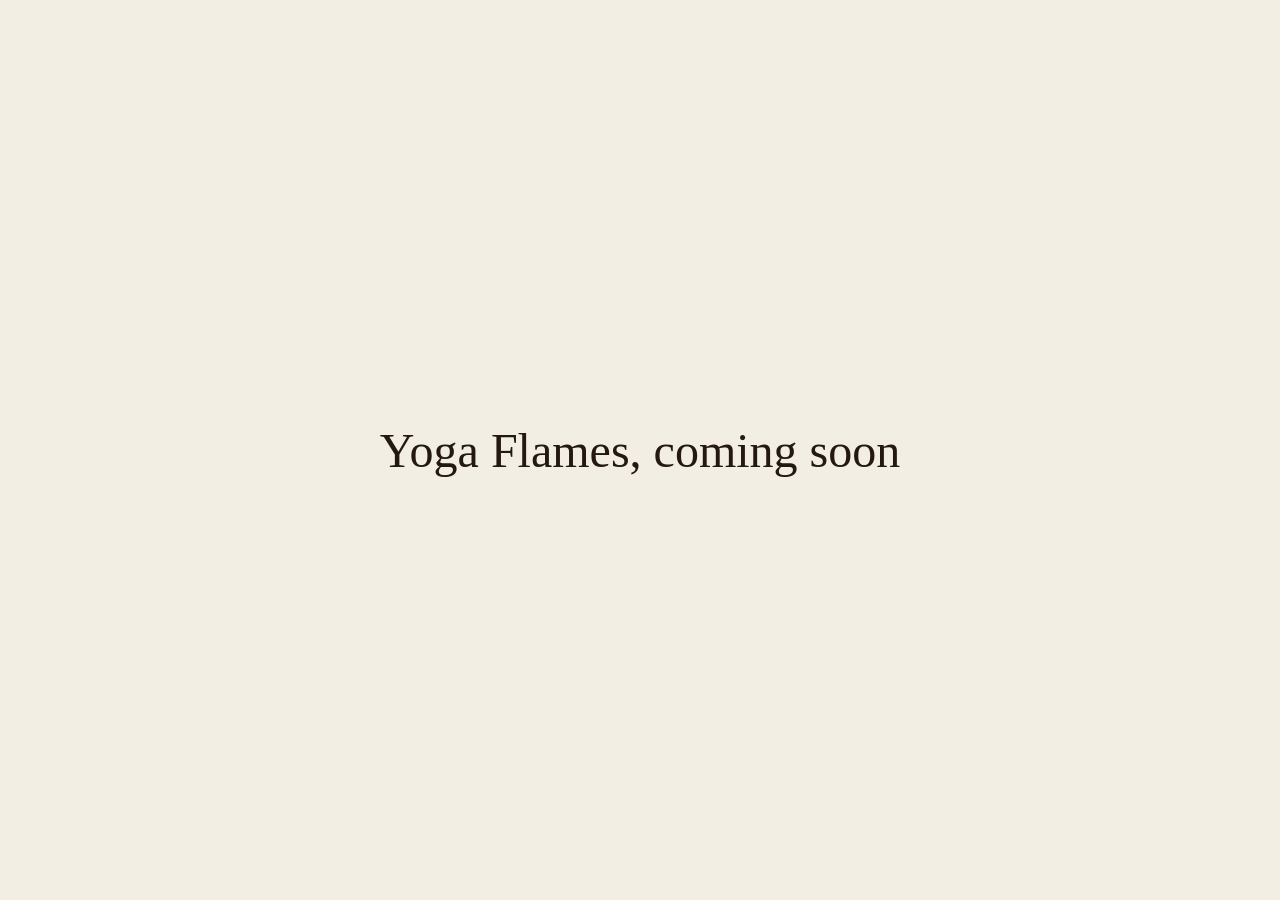
<file: index.html>
<!DOCTYPE html>
<html lang="en">
<head>
  <meta charset="utf-8">
  <meta name="viewport" content="width=device-width, initial-scale=1">
  <meta name="robots" content="noindex, nofollow">
  <title>Yoga Flames</title>
  <style>
    body { margin: 0; min-height: 100vh; display: grid; place-items: center; background: #f3eee4; color: #241910; font-family: Georgia, "Iowan Old Style", serif; }
    main { text-align: center; padding: 2rem; }
    h1 { font-weight: 500; font-size: clamp(2rem, 5vw, 3rem); margin: 0; }
  </style>
</head>
<body>
  <main>
    <h1>Yoga Flames, coming soon</h1>
  </main>
</body>
</html>
</file>
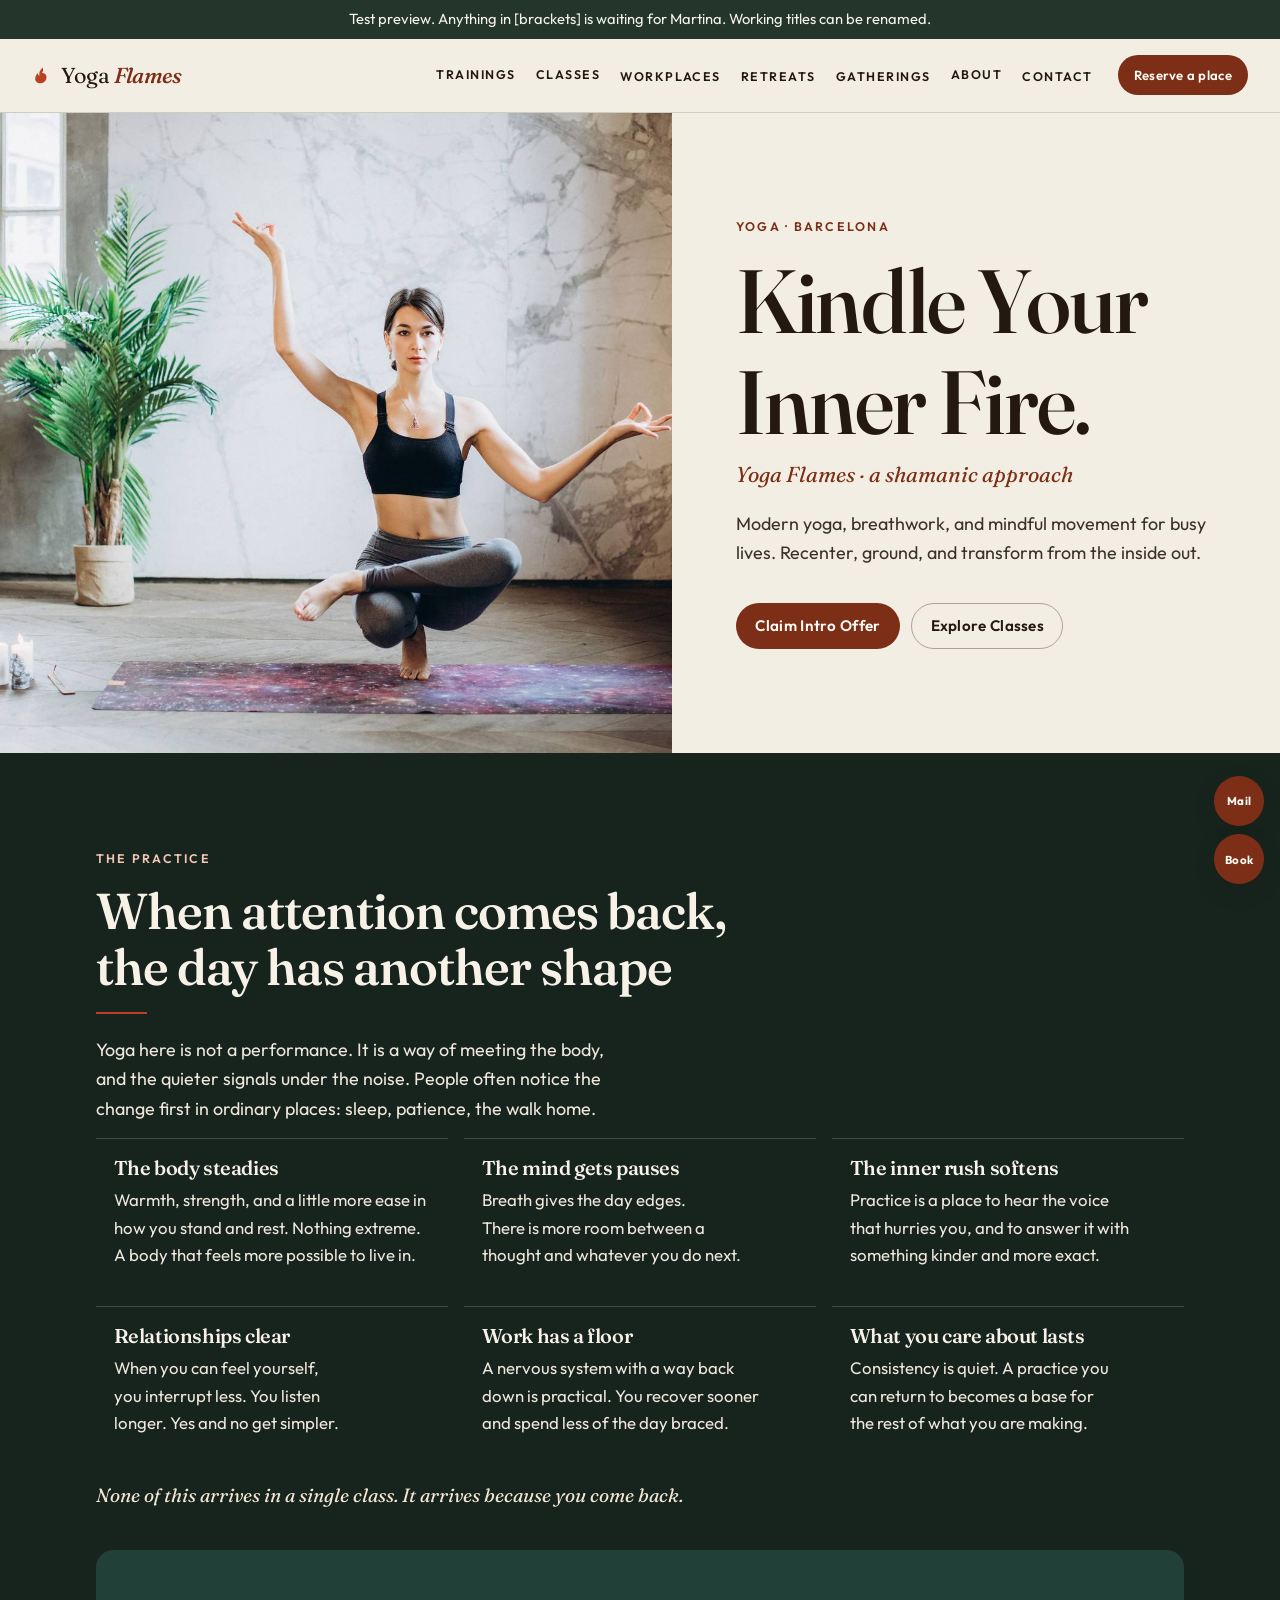
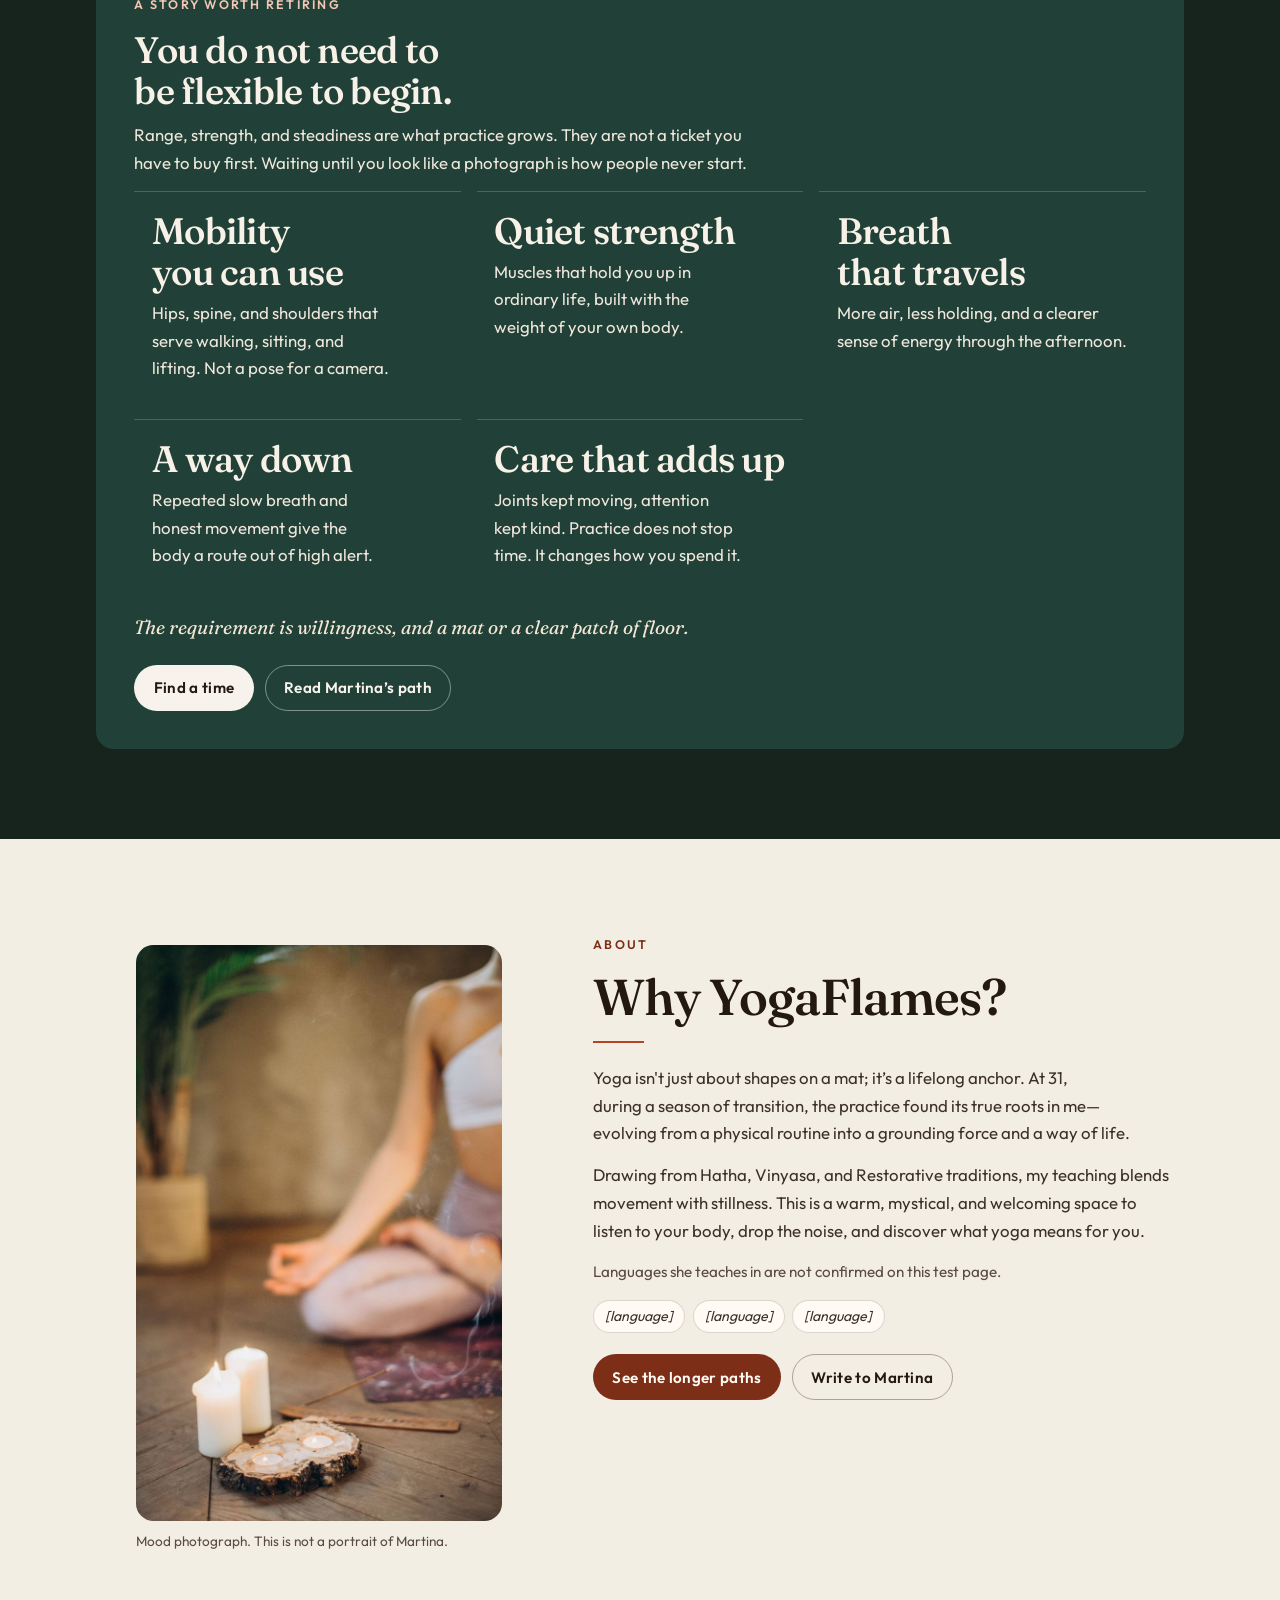
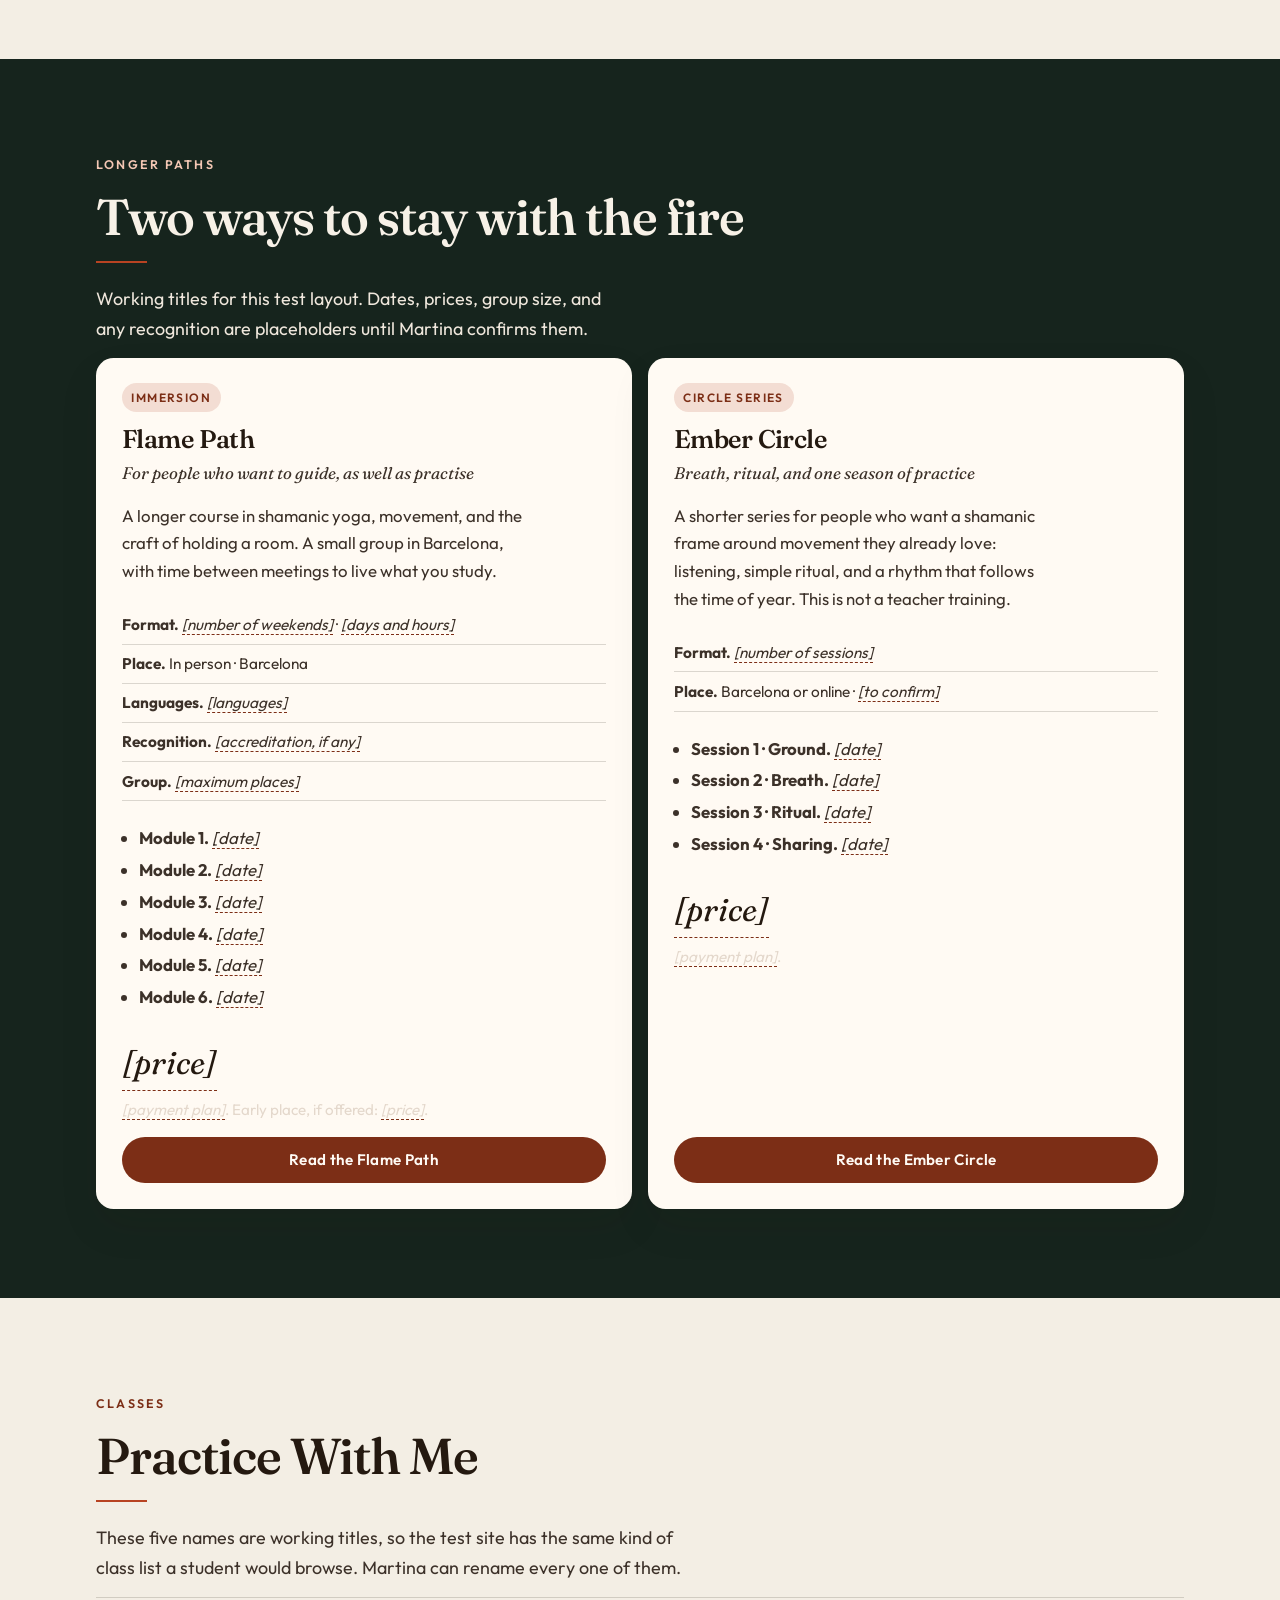
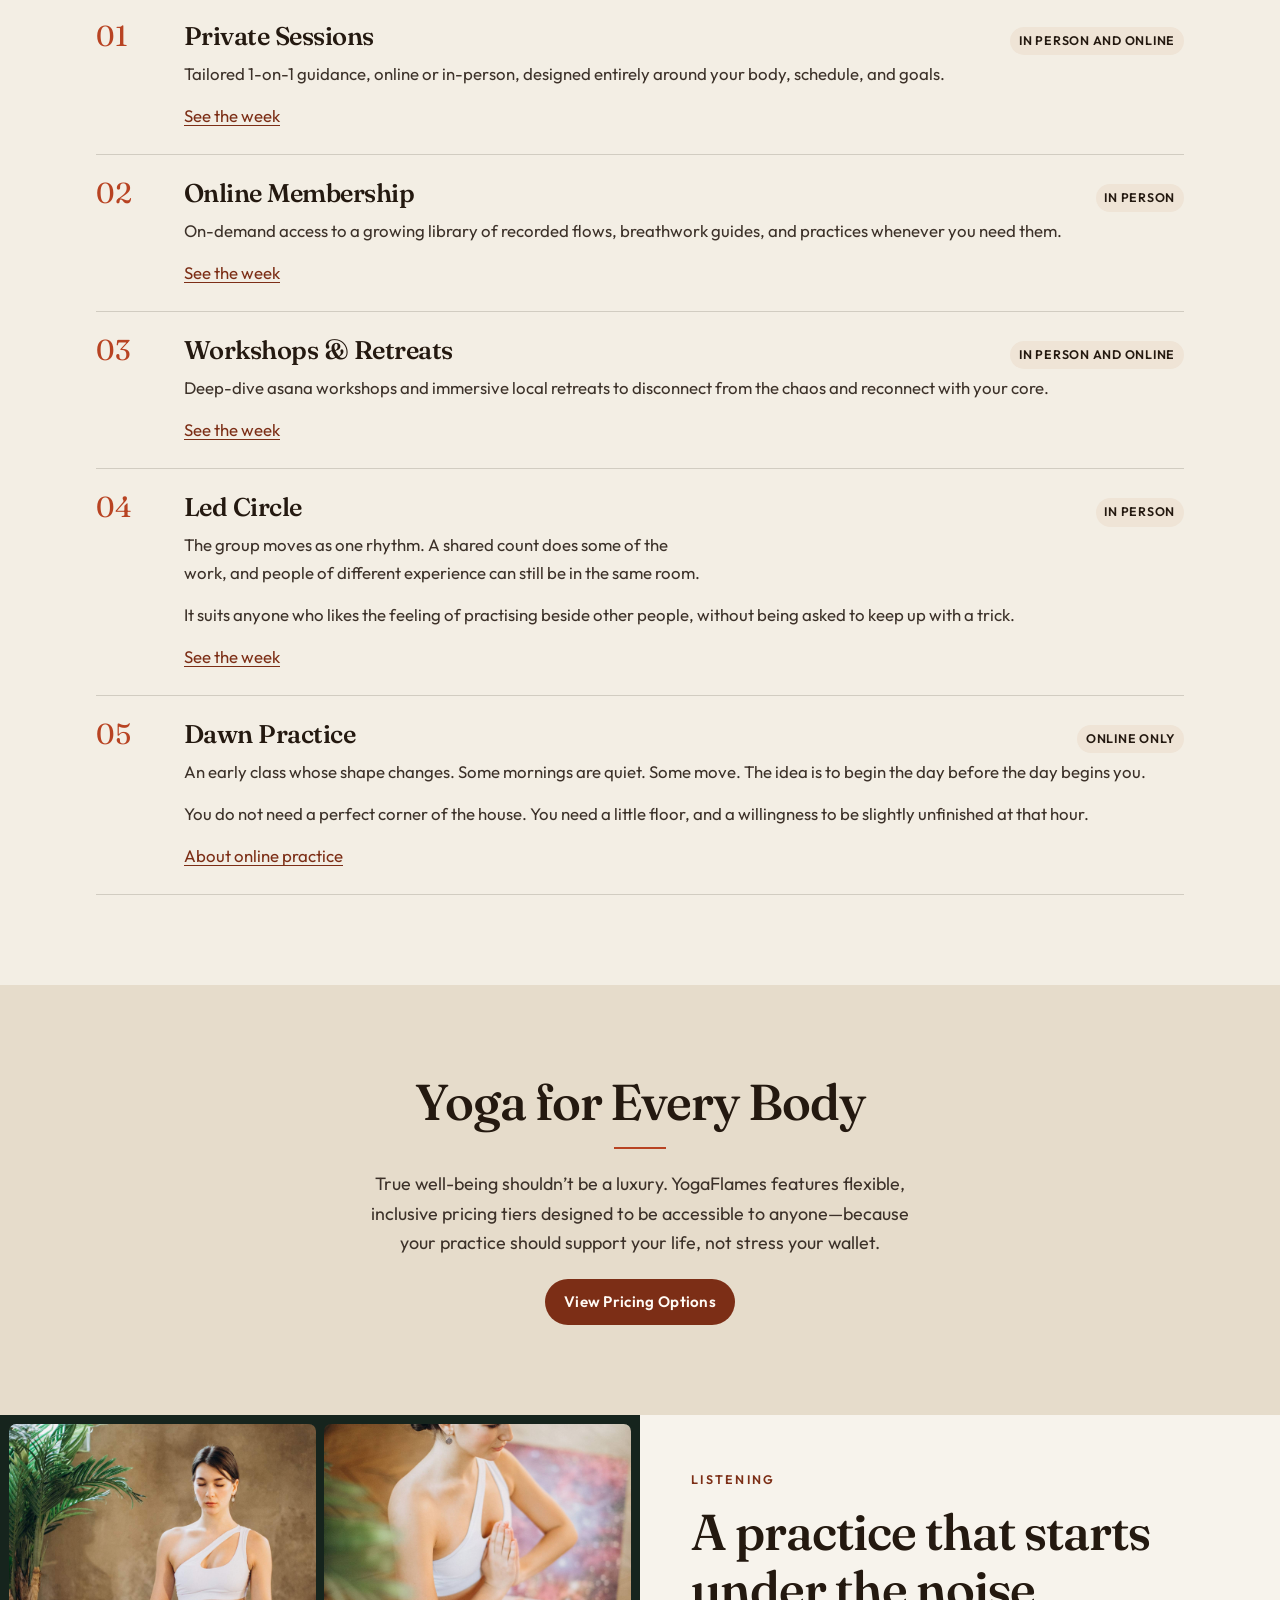
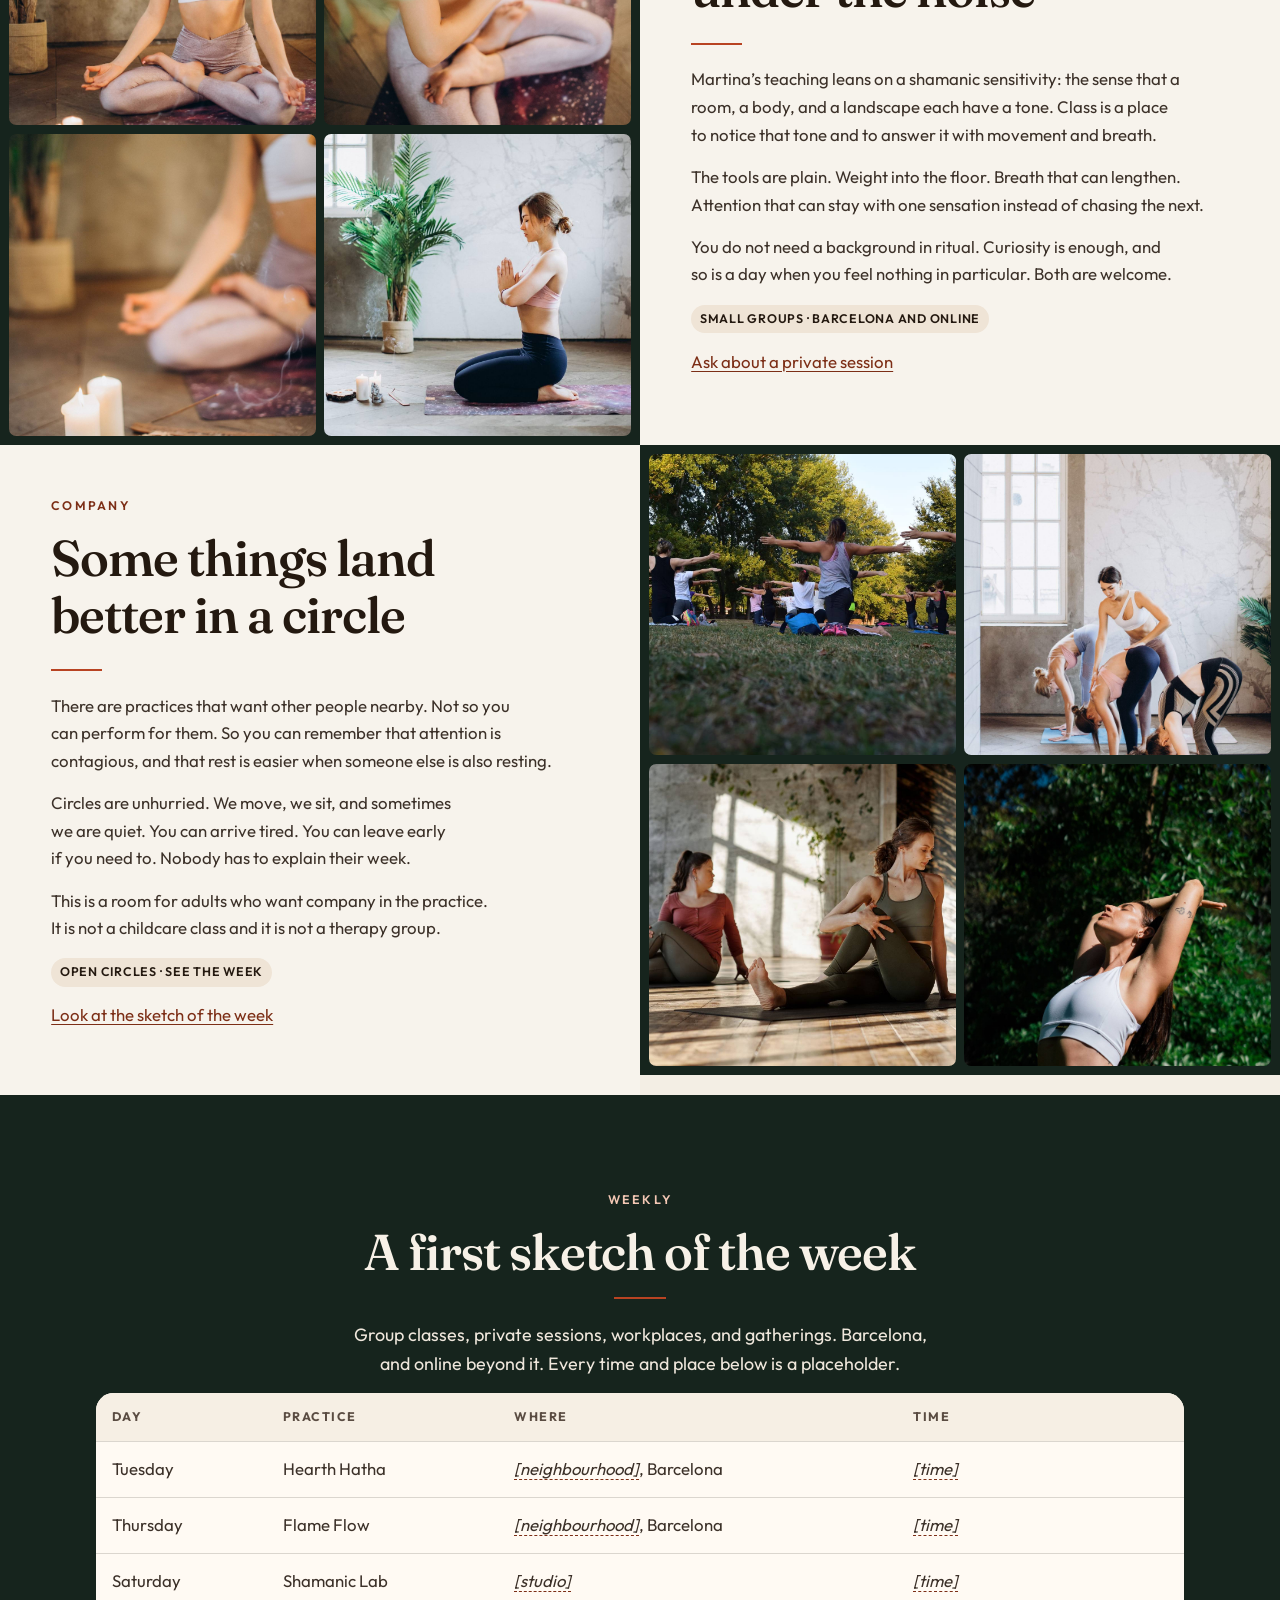
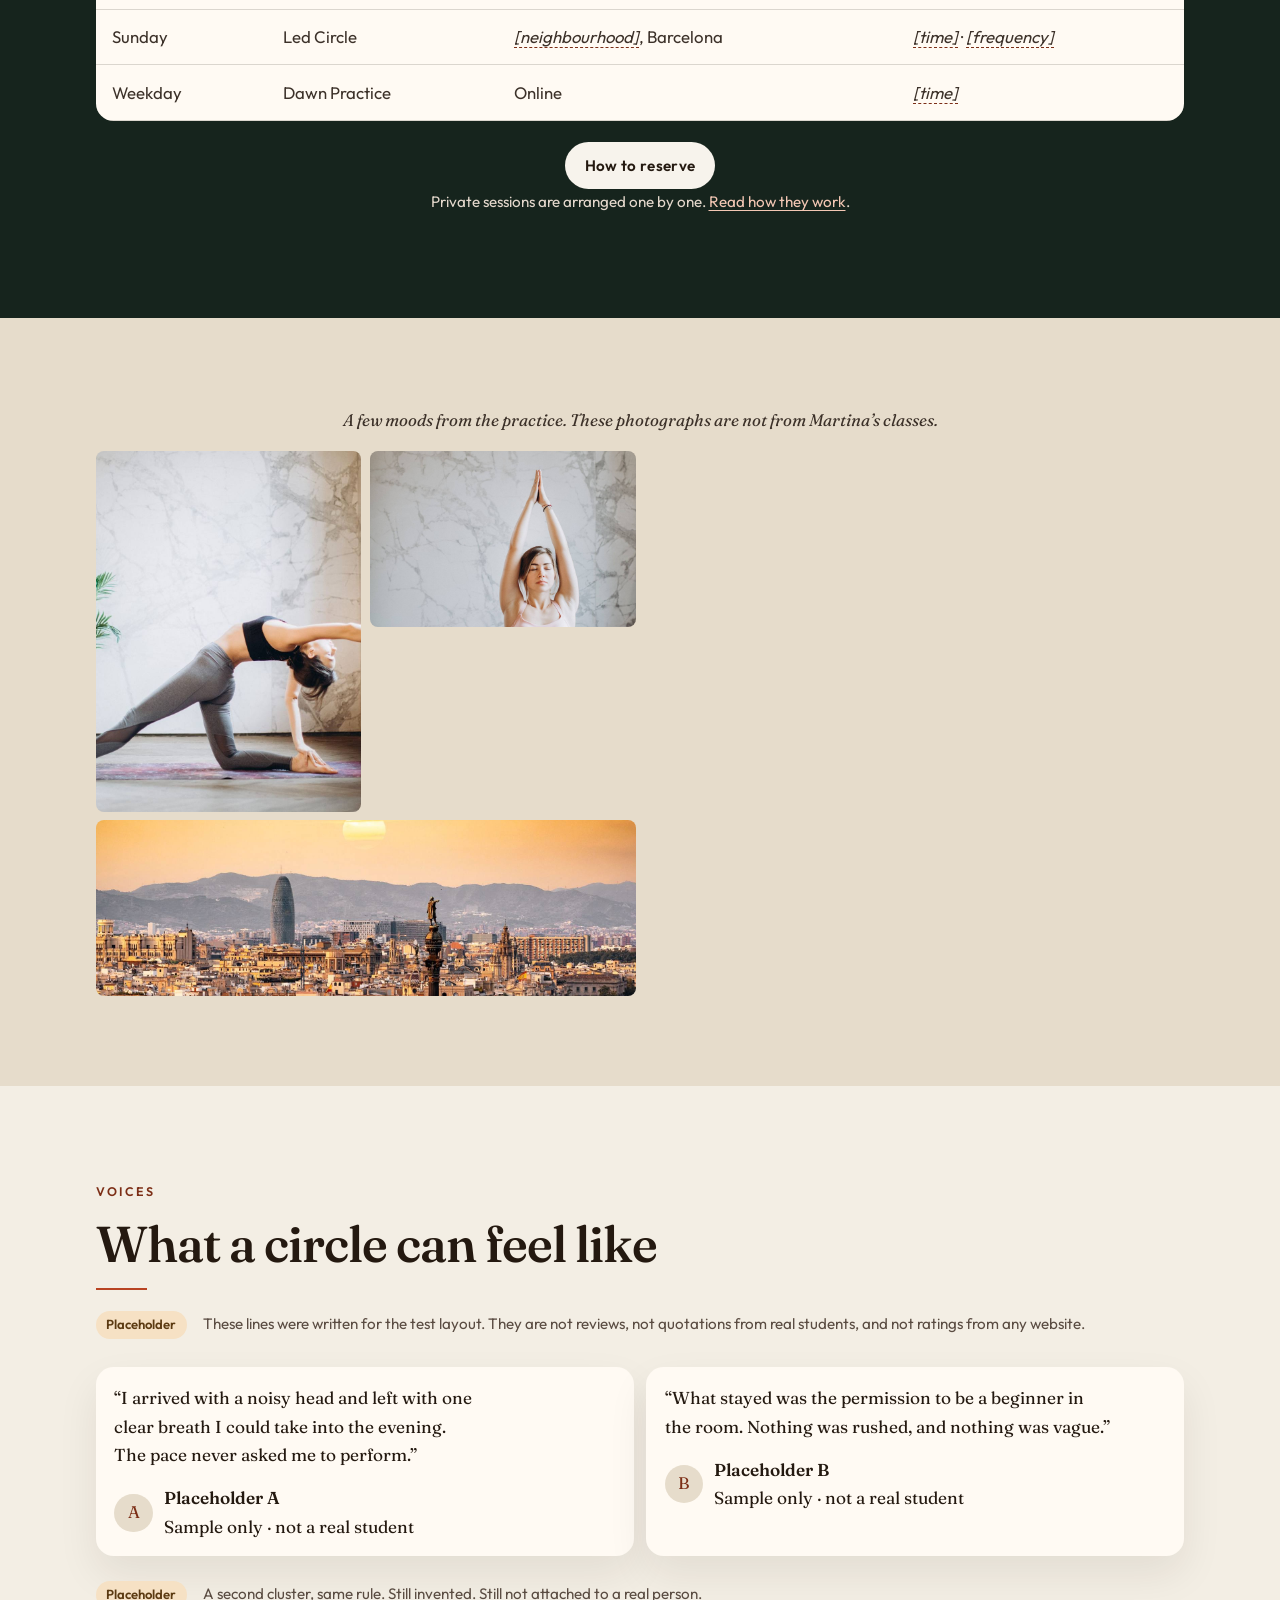
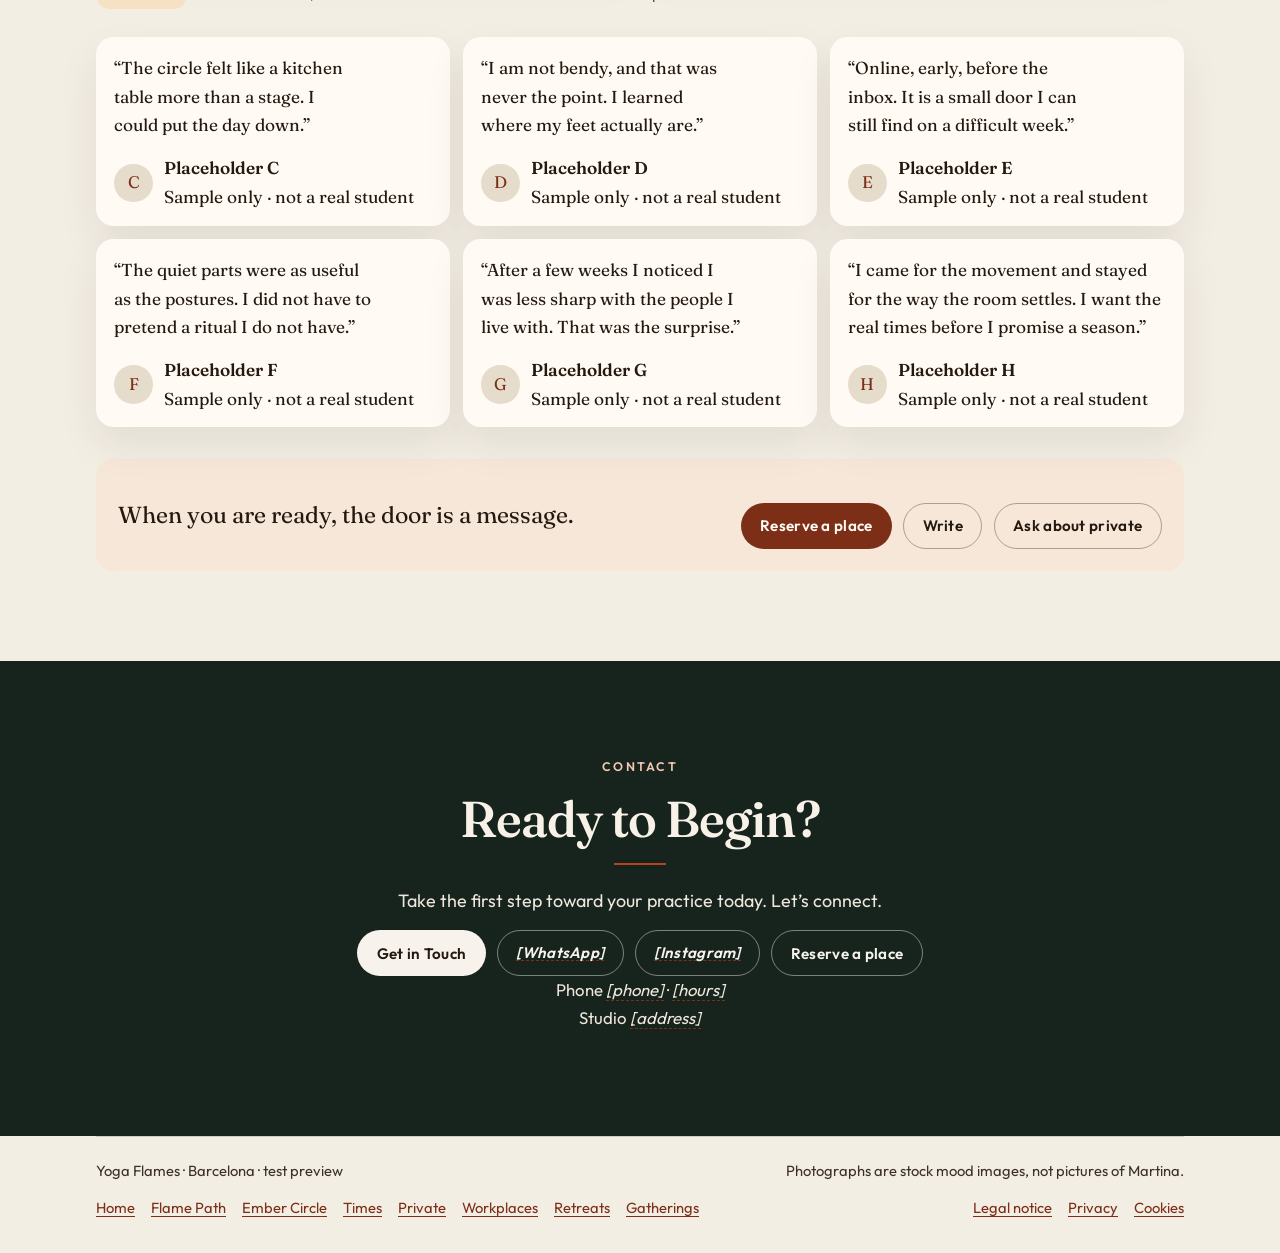
<file: test/index.html>
<!DOCTYPE html>
<html lang="en">
<head>
  <meta charset="utf-8">
  <meta name="viewport" content="width=device-width, initial-scale=1">
  <meta name="robots" content="noindex, nofollow">
  <title>Yoga Flames · Martina, yoga in Barcelona</title>
  <meta name="description" content="Test preview for Yoga Flames. Martina teaches yoga with a shamanic approach, from Sicily and based in Barcelona.">
  <link rel="icon" href="favicon.svg" type="image/svg+xml">
  <link rel="preconnect" href="https://fonts.googleapis.com">
  <link rel="preconnect" href="https://fonts.gstatic.com" crossorigin>
  <link href="https://fonts.googleapis.com/css2?family=Fraunces:ital,opsz,wght@0,9..144,500;0,9..144,600;1,9..144,500&amp;family=Outfit:wght@400;500;600&amp;display=swap" rel="stylesheet">
  <link rel="stylesheet" href="css/styles.css">
</head>
<body>

<a class="skip" href="#main">Skip to content</a>
<p class="preview-banner">Test preview. Anything in [brackets] is waiting for Martina. Working titles can be renamed.</p>
<header class="site-header">
  <nav class="nav" aria-label="Primary">
    <a class="logo" href="index.html">
      <svg class="mark" viewBox="0 0 36 36" aria-hidden="true"><path fill="currentColor" d="M18 4c1.2 4.2.4 7.2-1.6 9.6 3.2-.6 6.4 1.2 7.4 4.4 1.6 5.2-1.8 10.8-7.2 12.2-6.4 1.6-12-2.4-11.2-8.6.6-4.2 3.2-6.4 3.4-9.2.2 2.8 2.2 4.6 4.2 5.4-1.8-3.6-.8-8.6 5-13.8z"/></svg>
      <span>Yoga <em>Flames</em></span>
    </a>
    <button class="nav-toggle" type="button" aria-expanded="false" aria-controls="site-menu" aria-label="Open menu">
      <span></span><span></span><span></span>
    </button>
    <ul class="menu" id="site-menu">
      <li class="has-sub">
        <button type="button" aria-expanded="false" aria-controls="menu-train">Trainings</button>
        <ul class="sub" id="menu-train">
          <li><a href="immersion.html">Flame Path immersion</a></li>
          <li><a href="ember-circle.html">Ember Circle</a></li>
        </ul>
      </li>
      <li class="has-sub">
        <button type="button" aria-expanded="false" aria-controls="menu-classes">Classes</button>
        <ul class="sub" id="menu-classes">
          <li><a href="index.html#practices">Ways of practising</a></li>
          <li><a href="private.html">Private sessions</a></li>
          <li><a href="private.html#online">Online sessions</a></li>
          <li><a href="schedule.html">Times and booking</a></li>
        </ul>
      </li>
      <li><a href="workplaces.html">Workplaces</a></li>
      <li><a href="retreats.html">Retreats</a></li>
      <li><a href="gatherings.html">Gatherings</a></li>
      <li class="has-sub">
        <button type="button" aria-expanded="false" aria-controls="menu-about">About</button>
        <ul class="sub" id="menu-about">
          <li><a href="index.html#about">Martina’s path</a></li>
          <li><a href="index.html#voices">Sample voices</a></li>
        </ul>
      </li>
      <li><a href="index.html#contact">Contact</a></li>
      <li class="mobile-only"><a href="schedule.html#book">Reserve a place</a></li>
    </ul>
    <a class="btn nav-cta" href="schedule.html#book">Reserve a place</a>
  </nav>
</header>

<main id="main">

<section class="hero">
  <div class="hero-photo">
    <img src="assets/img/hero-studio.jpg" alt="A woman balancing in a low squat on a yoga mat in a bright studio. Mood photograph, not a portrait of Martina." width="1600" height="1066" fetchpriority="high">
  </div>
  <div class="hero-copy">
    <p class="eyebrow">Yoga · Barcelona</p>
    <h1>Kindle Your Inner Fire.</h1>
    <p class="role">Yoga Flames · a shamanic approach</p>
    <p class="lede">Modern yoga, breathwork, and mindful movement for busy lives. Recenter, ground, and transform from the inside out.</p>
    <div class="btn-row">
      <a class="btn" href="schedule.html#book">Claim Intro Offer</a>
      <a class="btn line" href="#practices">Explore Classes</a>
    </div>
  </div>
</section>

<section class="band moss" id="shifts" aria-labelledby="shifts-title">
  <div class="wrap">
    <p class="eyebrow">The practice</p>
    <h2 id="shifts-title">When attention comes back, the day has another shape</h2>
    <hr class="rule">
    <p class="lede">Yoga here is not a performance. It is a way of meeting the body, and the quieter signals under the noise. People often notice the change first in ordinary places: sleep, patience, the walk home.</p>
    <div class="grid-3">
      <article class="point">
        <h3>The body steadies</h3>
        <p>Warmth, strength, and a little more ease in how you stand and rest. Nothing extreme. A body that feels more possible to live in.</p>
      </article>
      <article class="point">
        <h3>The mind gets pauses</h3>
        <p>Breath gives the day edges. There is more room between a thought and whatever you do next.</p>
      </article>
      <article class="point">
        <h3>The inner rush softens</h3>
        <p>Practice is a place to hear the voice that hurries you, and to answer it with something kinder and more exact.</p>
      </article>
      <article class="point">
        <h3>Relationships clear</h3>
        <p>When you can feel yourself, you interrupt less. You listen longer. Yes and no get simpler.</p>
      </article>
      <article class="point">
        <h3>Work has a floor</h3>
        <p>A nervous system with a way back down is practical. You recover sooner and spend less of the day braced.</p>
      </article>
      <article class="point">
        <h3>What you care about lasts</h3>
        <p>Consistency is quiet. A practice you can return to becomes a base for the rest of what you are making.</p>
      </article>
    </div>
    <p class="closing">None of this arrives in a single class. It arrives because you come back.</p>
    <div class="myth">
      <p class="eyebrow">A story worth retiring</p>
      <h3>You do not need to be flexible to begin.</h3>
      <p>Range, strength, and steadiness are what practice grows. They are not a ticket you have to buy first. Waiting until you look like a photograph is how people never start.</p>
      <div class="grid-3">
        <article class="point">
          <h3>Mobility you can use</h3>
          <p>Hips, spine, and shoulders that serve walking, sitting, and lifting. Not a pose for a camera.</p>
        </article>
        <article class="point">
          <h3>Quiet strength</h3>
          <p>Muscles that hold you up in ordinary life, built with the weight of your own body.</p>
        </article>
        <article class="point">
          <h3>Breath that travels</h3>
          <p>More air, less holding, and a clearer sense of energy through the afternoon.</p>
        </article>
        <article class="point">
          <h3>A way down</h3>
          <p>Repeated slow breath and honest movement give the body a route out of high alert.</p>
        </article>
        <article class="point">
          <h3>Care that adds up</h3>
          <p>Joints kept moving, attention kept kind. Practice does not stop time. It changes how you spend it.</p>
        </article>
      </div>
      <p class="closing">The requirement is willingness, and a mat or a clear patch of floor.</p>
      <div class="btn-row">
        <a class="btn light" href="schedule.html">Find a time</a>
        <a class="btn ghost" href="#about">Read Martina’s path</a>
      </div>
    </div>
  </div>
</section>

<section class="band" id="about" aria-labelledby="about-title">
  <div class="wrap about-grid">
    <figure class="about-photo">
      <img src="assets/img/about-candle.jpg" alt="Candles and incense in the foreground, with a person seated in meditation behind them. Mood photograph, not a portrait of Martina." width="1600" height="2400" decoding="async" loading="lazy">
      <figcaption class="caption">Mood photograph. This is not a portrait of Martina.</figcaption>
    </figure>
    <div>
      <p class="eyebrow">About</p>
      <h2 id="about-title">Why YogaFlames?</h2>
      <hr class="rule">
          <p>Yoga isn't just about shapes on a mat; it’s a lifelong anchor. At 31, during a season of transition, the practice found its true roots in me—evolving from a physical routine into a grounding force and a way of life.</p>
          <p>Drawing from Hatha, Vinyasa, and Restorative traditions, my teaching blends movement with stillness. This is a warm, mystical, and welcoming space to listen to your body, drop the noise, and discover what yoga means for you.</p>
      <p class="note">Languages she teaches in are not confirmed on this test page.</p>
      <div class="chips" aria-label="Languages to be confirmed">
        <span class="chip ph">[language]</span>
        <span class="chip ph">[language]</span>
        <span class="chip ph">[language]</span>
      </div>
      <div class="btn-row">
        <a class="btn" href="#trainings">See the longer paths</a>
        <a class="btn line" href="#contact">Write to Martina</a>
      </div>
    </div>
  </div>
</section>

<section class="band moss" id="trainings" aria-labelledby="train-title">
  <div class="wrap">
    <p class="eyebrow">Longer paths</p>
    <h2 id="train-title">Two ways to stay with the fire</h2>
    <hr class="rule">
    <p class="lede">Working titles for this test layout. Dates, prices, group size, and any recognition are placeholders until Martina confirms them.</p>
    <div class="offer-grid">
      <article class="offer">
        <span class="badge">Immersion</span>
        <h3>Flame Path</h3>
        <p class="subhead">For people who want to guide, as well as practise</p>
        <p>A longer course in shamanic yoga, movement, and the craft of holding a room. A small group in Barcelona, with time between meetings to live what you study.</p>
        <ul class="meta-list">
          <li><strong>Format.</strong> <span class="ph">[number of weekends]</span> · <span class="ph">[days and hours]</span></li>
          <li><strong>Place.</strong> In person · Barcelona</li>
          <li><strong>Languages.</strong> <span class="ph">[languages]</span></li>
          <li><strong>Recognition.</strong> <span class="ph">[accreditation, if any]</span></li>
          <li><strong>Group.</strong> <span class="ph">[maximum places]</span></li>
        </ul>
        <ul class="dates">
          <li><strong>Module 1.</strong> <span class="ph">[date]</span></li>
          <li><strong>Module 2.</strong> <span class="ph">[date]</span></li>
          <li><strong>Module 3.</strong> <span class="ph">[date]</span></li>
          <li><strong>Module 4.</strong> <span class="ph">[date]</span></li>
          <li><strong>Module 5.</strong> <span class="ph">[date]</span></li>
          <li><strong>Module 6.</strong> <span class="ph">[date]</span></li>
        </ul>
        <div class="price-row"><span class="price ph">[price]</span></div>
        <p class="note"><span class="ph">[payment plan]</span>. Early place, if offered: <span class="ph">[price]</span>.</p>
        <a class="btn wide" href="immersion.html">Read the Flame Path</a>
      </article>
      <article class="offer">
        <span class="badge">Circle series</span>
        <h3>Ember Circle</h3>
        <p class="subhead">Breath, ritual, and one season of practice</p>
        <p>A shorter series for people who want a shamanic frame around movement they already love: listening, simple ritual, and a rhythm that follows the time of year. This is not a teacher training.</p>
        <ul class="meta-list">
          <li><strong>Format.</strong> <span class="ph">[number of sessions]</span></li>
          <li><strong>Place.</strong> Barcelona or online · <span class="ph">[to confirm]</span></li>
        </ul>
        <ul class="dates">
          <li><strong>Session 1 · Ground.</strong> <span class="ph">[date]</span></li>
          <li><strong>Session 2 · Breath.</strong> <span class="ph">[date]</span></li>
          <li><strong>Session 3 · Ritual.</strong> <span class="ph">[date]</span></li>
          <li><strong>Session 4 · Sharing.</strong> <span class="ph">[date]</span></li>
        </ul>
        <div class="price-row"><span class="price ph">[price]</span></div>
        <p class="note"><span class="ph">[payment plan]</span>.</p>
        <a class="btn wide" href="ember-circle.html">Read the Ember Circle</a>
      </article>
    </div>
  </div>
</section>

<section class="band" id="practices" aria-labelledby="practice-title">
  <div class="wrap">
    <p class="eyebrow">Classes</p>
    <h2 id="practice-title">Practice With Me</h2>
    <hr class="rule">
    <p class="lede">These five names are working titles, so the test site has the same kind of class list a student would browse. Martina can rename every one of them.</p>

    <article class="practice">
      <span class="num">01</span>
      <div>
        <div class="practice-head">
          <h3>Private Sessions</h3>
          <span class="pill">In person and online</span>
        </div>
        <p>Tailored 1-on-1 guidance, online or in-person, designed entirely around your body, schedule, and goals.</p>
        <a href="schedule.html">See the week</a>
      </div>
    </article>

    <article class="practice">
      <span class="num">02</span>
      <div>
        <div class="practice-head">
          <h3>Online Membership</h3>
          <span class="pill">In person</span>
        </div>
        <p>On-demand access to a growing library of recorded flows, breathwork guides, and practices whenever you need them.</p>
        <a href="schedule.html">See the week</a>
      </div>
    </article>

    <article class="practice">
      <span class="num">03</span>
      <div>
        <div class="practice-head">
          <h3>Workshops &amp; Retreats</h3>
          <span class="pill">In person and online</span>
        </div>
        <p>Deep-dive asana workshops and immersive local retreats to disconnect from the chaos and reconnect with your core.</p>
        <a href="schedule.html">See the week</a>
      </div>
    </article>

    <article class="practice">
      <span class="num">04</span>
      <div>
        <div class="practice-head">
          <h3>Led Circle</h3>
          <span class="pill">In person</span>
        </div>
        <p>The group moves as one rhythm. A shared count does some of the work, and people of different experience can still be in the same room.</p>
        <p>It suits anyone who likes the feeling of practising beside other people, without being asked to keep up with a trick.</p>
        <a href="schedule.html">See the week</a>
      </div>
    </article>

    <article class="practice">
      <span class="num">05</span>
      <div>
        <div class="practice-head">
          <h3>Dawn Practice</h3>
          <span class="pill">Online only</span>
        </div>
        <p>An early class whose shape changes. Some mornings are quiet. Some move. The idea is to begin the day before the day begins you.</p>
        <p>You do not need a perfect corner of the house. You need a little floor, and a willingness to be slightly unfinished at that hour.</p>
        <a href="private.html#online">About online practice</a>
      </div>
    </article>
  </div>
</section>


<section class="band sand" id="pricing" aria-labelledby="pricing-title">
  <div class="wrap center">
    <h2 id="pricing-title">Yoga for Every Body</h2>
    <hr class="rule center">
    <p class="lede">True well-being shouldn’t be a luxury. YogaFlames features flexible, inclusive pricing tiers designed to be accessible to anyone—because your practice should support your life, not stress your wallet.</p>
    <div class="btn-row" style="justify-content:center">
      <a class="btn" href="schedule.html#pace-title">View Pricing Options</a>
    </div>
  </div>
</section>

<section class="split" id="listening" aria-labelledby="listen-title">
  <div class="mosaic">
    <img src="assets/img/pose-seated.jpg" alt="A woman seated in meditation on a mat in a quiet room. Mood photograph, not a portrait of Martina." width="1600" height="2401" decoding="async" loading="lazy">
    <img src="assets/img/pose-twist.jpg" alt="A woman in a seated twist on a yoga mat. Mood photograph, not a portrait of Martina." width="1600" height="2400" decoding="async" loading="lazy">
    <img src="assets/img/about-candle.jpg" alt="Candles burning beside a meditation seat. Mood photograph." width="1600" height="2400" decoding="async" loading="lazy">
    <img src="assets/img/pose-kneeling.jpg" alt="A woman kneeling with her palms together beside a plant. Mood photograph, not a portrait of Martina." width="1600" height="1066" decoding="async" loading="lazy">
  </div>
  <div class="split-copy">
    <p class="eyebrow">Listening</p>
    <h2 id="listen-title">A practice that starts under the noise</h2>
    <hr class="rule">
    <p>Martina’s teaching leans on a shamanic sensitivity: the sense that a room, a body, and a landscape each have a tone. Class is a place to notice that tone and to answer it with movement and breath.</p>
    <p>The tools are plain. Weight into the floor. Breath that can lengthen. Attention that can stay with one sensation instead of chasing the next.</p>
    <p>You do not need a background in ritual. Curiosity is enough, and so is a day when you feel nothing in particular. Both are welcome.</p>
    <p><span class="pill">Small groups · Barcelona and online</span></p>
    <p><a href="private.html">Ask about a private session</a></p>
  </div>
</section>

<section class="split reverse" id="company" aria-labelledby="company-title">
  <div class="split-copy">
    <p class="eyebrow">Company</p>
    <h2 id="company-title">Some things land better in a circle</h2>
    <hr class="rule">
    <p>There are practices that want other people nearby. Not so you can perform for them. So you can remember that attention is contagious, and that rest is easier when someone else is also resting.</p>
    <p>Circles are unhurried. We move, we sit, and sometimes we are quiet. You can arrive tired. You can leave early if you need to. Nobody has to explain their week.</p>
    <p>This is a room for adults who want company in the practice. It is not a childcare class and it is not a therapy group.</p>
    <p><span class="pill">Open circles · see the week</span></p>
    <p><a href="schedule.html">Look at the sketch of the week</a></p>
  </div>
  <div class="mosaic">
    <img src="assets/img/group-park.jpg" alt="A group practising yoga together on grass in a park. Mood photograph, not a Yoga Flames class." width="1600" height="1066" decoding="async" loading="lazy">
    <img src="assets/img/group-studio.jpg" alt="A teacher guiding students through a forward fold in a studio. Mood photograph, not a Yoga Flames class." width="1600" height="2400" decoding="async" loading="lazy">
    <img src="assets/img/pair-stretch.jpg" alt="Two women stretching on mats in a sunlit room. Mood photograph, not a Yoga Flames class." width="1600" height="1068" decoding="async" loading="lazy">
    <img src="assets/img/outdoor-stretch.jpg" alt="A woman stretching her arms overhead among green trees. Mood photograph, not a portrait of Martina." width="1600" height="2240" decoding="async" loading="lazy">
  </div>
</section>

<section class="band moss" id="week" aria-labelledby="week-title">
  <div class="wrap center">
    <p class="eyebrow">Weekly</p>
    <h2 id="week-title">A first sketch of the week</h2>
    <hr class="rule center">
    <p class="lede">Group classes, private sessions, workplaces, and gatherings. Barcelona, and online beyond it. Every time and place below is a placeholder.</p>
    <div class="table-wrap">
      <table class="times">
        <thead>
          <tr><th scope="col">Day</th><th scope="col">Practice</th><th scope="col">Where</th><th scope="col">Time</th></tr>
        </thead>
        <tbody>
          <tr>
            <td data-label="Day">Tuesday</td>
            <td data-label="Practice">Hearth Hatha</td>
            <td data-label="Where"><span class="ph">[neighbourhood]</span>, Barcelona</td>
            <td data-label="Time"><span class="ph">[time]</span></td>
          </tr>
          <tr>
            <td data-label="Day">Thursday</td>
            <td data-label="Practice">Flame Flow</td>
            <td data-label="Where"><span class="ph">[neighbourhood]</span>, Barcelona</td>
            <td data-label="Time"><span class="ph">[time]</span></td>
          </tr>
          <tr>
            <td data-label="Day">Saturday</td>
            <td data-label="Practice">Shamanic Lab</td>
            <td data-label="Where"><span class="ph">[studio]</span></td>
            <td data-label="Time"><span class="ph">[time]</span></td>
          </tr>
          <tr>
            <td data-label="Day">Sunday</td>
            <td data-label="Practice">Led Circle</td>
            <td data-label="Where"><span class="ph">[neighbourhood]</span>, Barcelona</td>
            <td data-label="Time"><span class="ph">[time]</span> · <span class="ph">[frequency]</span></td>
          </tr>
          <tr>
            <td data-label="Day">Weekday</td>
            <td data-label="Practice">Dawn Practice</td>
            <td data-label="Where">Online</td>
            <td data-label="Time"><span class="ph">[time]</span></td>
          </tr>
        </tbody>
      </table>
    </div>
    <div class="btn-row" style="justify-content:center">
      <a class="btn light" href="schedule.html#book">How to reserve</a>
    </div>
    <p class="note">Private sessions are arranged one by one. <a href="private.html">Read how they work</a>.</p>
  </div>
</section>

<section class="band sand" aria-labelledby="gallery-title">
  <div class="wrap">
    <p class="gallery-title" id="gallery-title">A few moods from the practice. These photographs are not from Martina’s classes.</p>
    <div class="gallery">
      <img src="assets/img/pose-side.jpg" alt="A woman in a standing side-angle pose in a studio. Mood photograph, not a portrait of Martina." width="1600" height="1066" decoding="async" loading="lazy">
      <img src="assets/img/pose-reach.jpg" alt="A woman standing with both arms reaching overhead. Mood photograph, not a portrait of Martina." width="1600" height="2400" decoding="async" loading="lazy">
      <img src="assets/img/outdoor-seat.jpg" alt="A woman seated outdoors, holding one foot in a stretch. Mood photograph, not a portrait of Martina." width="1600" height="2433" decoding="async" loading="lazy">
      <img src="assets/img/sunset-silhouette.jpg" alt="A silhouetted figure seated in meditation against a low sun." width="1600" height="959" decoding="async" loading="lazy">
      <img src="assets/img/window-sit.jpg" alt="A woman in a seated twist between stone columns. Mood photograph, not a portrait of Martina." width="1600" height="1067" decoding="async" loading="lazy">
      <img src="assets/img/sea-sunset.jpg" alt="The sun setting over the sea, with light on the wet sand." width="1600" height="2400" decoding="async" loading="lazy">
      <img src="assets/img/barcelona-evening.jpg" alt="Barcelona at sunset, with the Columbus monument and Torre Glòries." width="1600" height="1066" decoding="async" loading="lazy">
      <img src="assets/img/forest-river.jpg" alt="A river running through a densely forested valley." width="1600" height="1066" decoding="async" loading="lazy">
    </div>
  </div>
</section>

<section class="band" id="voices" aria-labelledby="voices-title">
  <div class="wrap">
    <p class="eyebrow">Voices</p>
    <h2 id="voices-title">What a circle can feel like</h2>
    <hr class="rule">
    <div class="quote-head">
      <span class="sample-flag">Placeholder</span>
      <p class="note">These lines were written for the test layout. They are not reviews, not quotations from real students, and not ratings from any website.</p>
    </div>
    <div class="quotes">
      <figure class="quote">
        <p>“I arrived with a noisy head and left with one clear breath I could take into the evening. The pace never asked me to perform.”</p>
        <footer>
          <span class="avatar" aria-hidden="true">A</span>
          <div><p class="who">Placeholder A</p><p class="where">Sample only · not a real student</p></div>
        </footer>
      </figure>
      <figure class="quote">
        <p>“What stayed was the permission to be a beginner in the room. Nothing was rushed, and nothing was vague.”</p>
        <footer>
          <span class="avatar" aria-hidden="true">B</span>
          <div><p class="who">Placeholder B</p><p class="where">Sample only · not a real student</p></div>
        </footer>
      </figure>
    </div>
    <div class="quote-head" style="margin-top:1.6rem">
      <span class="sample-flag">Placeholder</span>
      <p class="note">A second cluster, same rule. Still invented. Still not attached to a real person.</p>
    </div>
    <div class="quotes tight">
      <figure class="quote">
        <p>“The circle felt like a kitchen table more than a stage. I could put the day down.”</p>
        <footer><span class="avatar" aria-hidden="true">C</span><div><p class="who">Placeholder C</p><p class="where">Sample only · not a real student</p></div></footer>
      </figure>
      <figure class="quote">
        <p>“I am not bendy, and that was never the point. I learned where my feet actually are.”</p>
        <footer><span class="avatar" aria-hidden="true">D</span><div><p class="who">Placeholder D</p><p class="where">Sample only · not a real student</p></div></footer>
      </figure>
      <figure class="quote">
        <p>“Online, early, before the inbox. It is a small door I can still find on a difficult week.”</p>
        <footer><span class="avatar" aria-hidden="true">E</span><div><p class="who">Placeholder E</p><p class="where">Sample only · not a real student</p></div></footer>
      </figure>
      <figure class="quote">
        <p>“The quiet parts were as useful as the postures. I did not have to pretend a ritual I do not have.”</p>
        <footer><span class="avatar" aria-hidden="true">F</span><div><p class="who">Placeholder F</p><p class="where">Sample only · not a real student</p></div></footer>
      </figure>
      <figure class="quote">
        <p>“After a few weeks I noticed I was less sharp with the people I live with. That was the surprise.”</p>
        <footer><span class="avatar" aria-hidden="true">G</span><div><p class="who">Placeholder G</p><p class="where">Sample only · not a real student</p></div></footer>
      </figure>
      <figure class="quote">
        <p>“I came for the movement and stayed for the way the room settles. I want the real times before I promise a season.”</p>
        <footer><span class="avatar" aria-hidden="true">H</span><div><p class="who">Placeholder H</p><p class="where">Sample only · not a real student</p></div></footer>
      </figure>
    </div>
    <div class="cta-strip">
      <p>When you are ready, the door is a message.</p>
      <div class="btn-row">
        <a class="btn" href="schedule.html#book">Reserve a place</a>
        <a class="btn line" href="#contact">Write</a>
        <a class="btn line" href="private.html">Ask about private</a>
      </div>
    </div>
  </div>
</section>

<section class="band moss" id="contact" aria-labelledby="contact-title">
  <div class="wrap center">
    <p class="eyebrow">Contact</p>
    <h2 id="contact-title">Ready to Begin?</h2>
    <hr class="rule center">
    <p class="lede">Take the first step toward your practice today. Let’s connect.</p>
    <div class="contact-links">
      <a class="btn light" href="#contact">Get in Touch</a>
      <a class="btn ghost" href="#contact"><span class="ph">[WhatsApp]</span></a>
      <a class="btn ghost" href="#contact"><span class="ph">[Instagram]</span></a>
      <a class="btn ghost" href="schedule.html#book">Reserve a place</a>
    </div>
    <p>Phone <span class="ph">[phone]</span> · <span class="ph">[hours]</span><br>
    Studio <span class="ph">[address]</span></p>
  </div>
</section>

</main>

<footer class="wrap site-footer">
  <span>Yoga Flames · Barcelona · test preview</span>
  <span>Photographs are stock mood images, not pictures of Martina.</span>
  <nav class="foot-links" aria-label="Pages">
    <a href="index.html">Home</a>
    <a href="immersion.html">Flame Path</a>
    <a href="ember-circle.html">Ember Circle</a>
    <a href="schedule.html">Times</a>
    <a href="private.html">Private</a>
    <a href="workplaces.html">Workplaces</a>
    <a href="retreats.html">Retreats</a>
    <a href="gatherings.html">Gatherings</a>
  </nav>
  <nav class="foot-links" aria-label="Legal">
    <a href="legal.html">Legal notice</a>
    <a href="privacy.html">Privacy</a>
    <a href="cookies.html">Cookies</a>
  </nav>
</footer>
<div class="floaters">
  <a class="floater" href="index.html#contact" aria-label="Contact">Mail</a>
  <a class="floater" href="schedule.html#book" aria-label="Reserve a place">Book</a>
</div>
<script src="js/nav.js"></script>

</body>
</html>
</file>
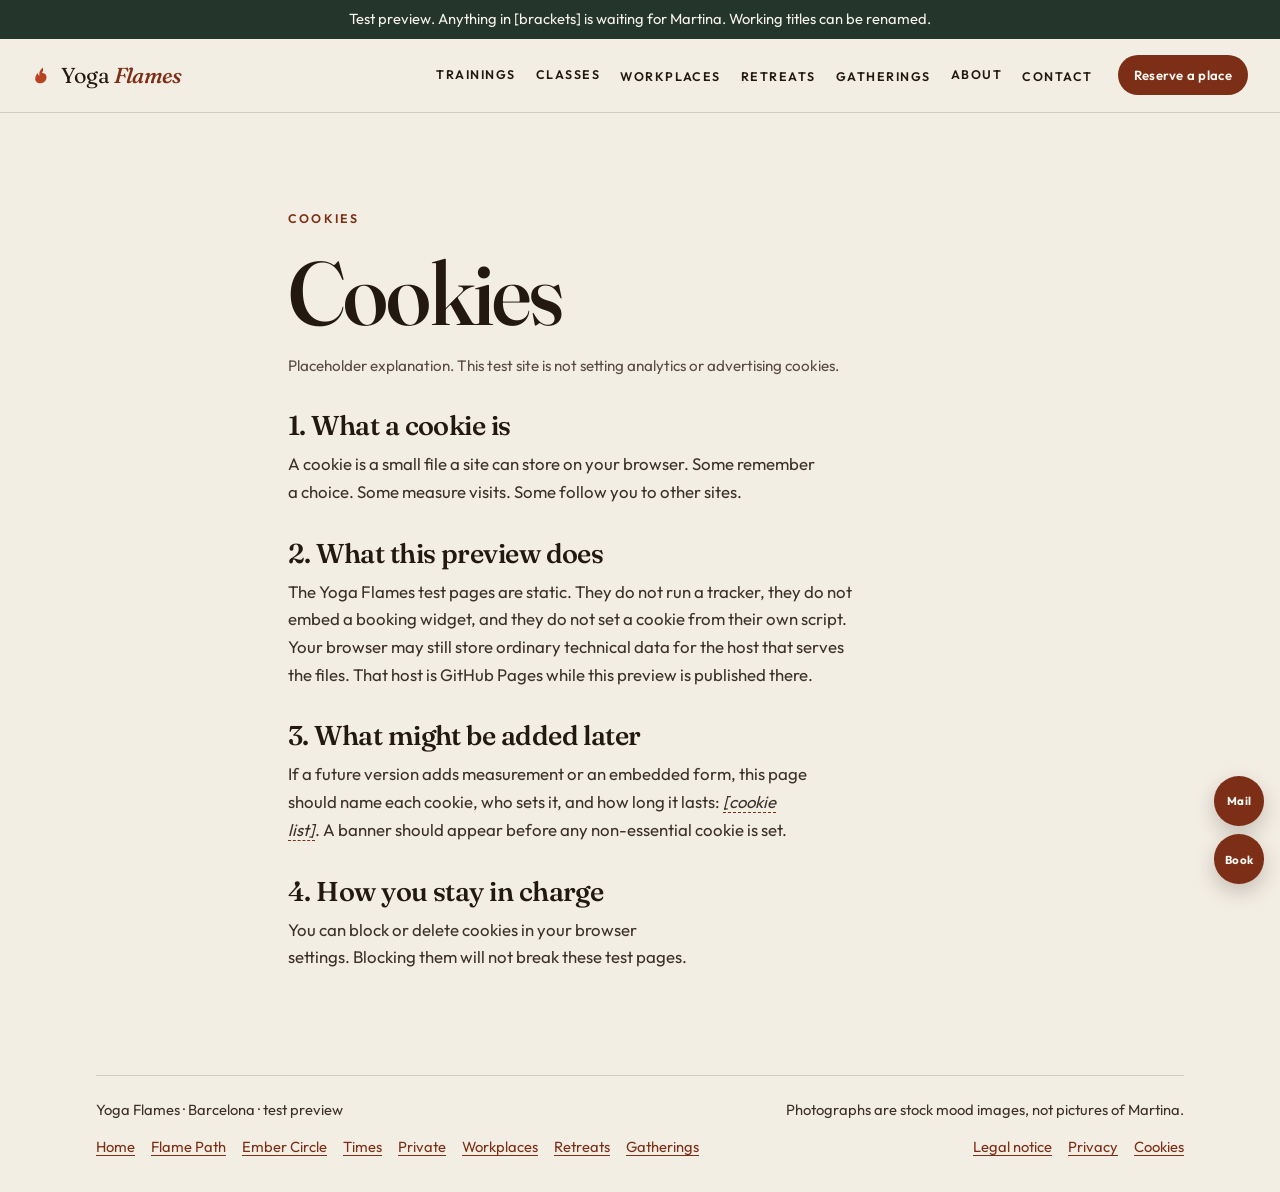
<file: test/cookies.html>
<!DOCTYPE html>
<html lang="en">
<head>
  <meta charset="utf-8">
  <meta name="viewport" content="width=device-width, initial-scale=1">
  <meta name="robots" content="noindex, nofollow">
  <title>Cookies · Yoga Flames</title>
  <meta name="description" content="Cookie note for the Yoga Flames test site. No analytics cookies are set.">
  <link rel="icon" href="favicon.svg" type="image/svg+xml">
  <link rel="preconnect" href="https://fonts.googleapis.com">
  <link rel="preconnect" href="https://fonts.gstatic.com" crossorigin>
  <link href="https://fonts.googleapis.com/css2?family=Fraunces:ital,opsz,wght@0,9..144,500;0,9..144,600;1,9..144,500&amp;family=Outfit:wght@400;500;600&amp;display=swap" rel="stylesheet">
  <link rel="stylesheet" href="css/styles.css">
</head>
<body>

<a class="skip" href="#main">Skip to content</a>
<p class="preview-banner">Test preview. Anything in [brackets] is waiting for Martina. Working titles can be renamed.</p>
<header class="site-header">
  <nav class="nav" aria-label="Primary">
    <a class="logo" href="index.html">
      <svg class="mark" viewBox="0 0 36 36" aria-hidden="true"><path fill="currentColor" d="M18 4c1.2 4.2.4 7.2-1.6 9.6 3.2-.6 6.4 1.2 7.4 4.4 1.6 5.2-1.8 10.8-7.2 12.2-6.4 1.6-12-2.4-11.2-8.6.6-4.2 3.2-6.4 3.4-9.2.2 2.8 2.2 4.6 4.2 5.4-1.8-3.6-.8-8.6 5-13.8z"/></svg>
      <span>Yoga <em>Flames</em></span>
    </a>
    <button class="nav-toggle" type="button" aria-expanded="false" aria-controls="site-menu" aria-label="Open menu">
      <span></span><span></span><span></span>
    </button>
    <ul class="menu" id="site-menu">
      <li class="has-sub">
        <button type="button" aria-expanded="false" aria-controls="menu-train">Trainings</button>
        <ul class="sub" id="menu-train">
          <li><a href="immersion.html">Flame Path immersion</a></li>
          <li><a href="ember-circle.html">Ember Circle</a></li>
        </ul>
      </li>
      <li class="has-sub">
        <button type="button" aria-expanded="false" aria-controls="menu-classes">Classes</button>
        <ul class="sub" id="menu-classes">
          <li><a href="index.html#practices">Ways of practising</a></li>
          <li><a href="private.html">Private sessions</a></li>
          <li><a href="private.html#online">Online sessions</a></li>
          <li><a href="schedule.html">Times and booking</a></li>
        </ul>
      </li>
      <li><a href="workplaces.html">Workplaces</a></li>
      <li><a href="retreats.html">Retreats</a></li>
      <li><a href="gatherings.html">Gatherings</a></li>
      <li class="has-sub">
        <button type="button" aria-expanded="false" aria-controls="menu-about">About</button>
        <ul class="sub" id="menu-about">
          <li><a href="index.html#about">Martina’s path</a></li>
          <li><a href="index.html#voices">Sample voices</a></li>
        </ul>
      </li>
      <li><a href="index.html#contact">Contact</a></li>
      <li class="mobile-only"><a href="schedule.html#book">Reserve a place</a></li>
    </ul>
    <a class="btn nav-cta" href="schedule.html#book">Reserve a place</a>
  </nav>
</header>

<main id="main">

<section class="band">
  <div class="wrap prose">
    <p class="eyebrow">Cookies</p>
    <h1>Cookies</h1>
    <p class="note">Placeholder explanation. This test site is not setting analytics or advertising cookies.</p>
    <h2>1. What a cookie is</h2>
    <p>A cookie is a small file a site can store on your browser. Some remember a choice. Some measure visits. Some follow you to other sites.</p>
    <h2>2. What this preview does</h2>
    <p>The Yoga Flames test pages are static. They do not run a tracker, they do not embed a booking widget, and they do not set a cookie from their own script. Your browser may still store ordinary technical data for the host that serves the files. That host is GitHub Pages while this preview is published there.</p>
    <h2>3. What might be added later</h2>
    <p>If a future version adds measurement or an embedded form, this page should name each cookie, who sets it, and how long it lasts: <span class="ph">[cookie list]</span>. A banner should appear before any non-essential cookie is set.</p>
    <h2>4. How you stay in charge</h2>
    <p>You can block or delete cookies in your browser settings. Blocking them will not break these test pages.</p>
  </div>
</section>

</main>

<footer class="wrap site-footer">
  <span>Yoga Flames · Barcelona · test preview</span>
  <span>Photographs are stock mood images, not pictures of Martina.</span>
  <nav class="foot-links" aria-label="Pages">
    <a href="index.html">Home</a>
    <a href="immersion.html">Flame Path</a>
    <a href="ember-circle.html">Ember Circle</a>
    <a href="schedule.html">Times</a>
    <a href="private.html">Private</a>
    <a href="workplaces.html">Workplaces</a>
    <a href="retreats.html">Retreats</a>
    <a href="gatherings.html">Gatherings</a>
  </nav>
  <nav class="foot-links" aria-label="Legal">
    <a href="legal.html">Legal notice</a>
    <a href="privacy.html">Privacy</a>
    <a href="cookies.html">Cookies</a>
  </nav>
</footer>
<div class="floaters">
  <a class="floater" href="index.html#contact" aria-label="Contact">Mail</a>
  <a class="floater" href="schedule.html#book" aria-label="Reserve a place">Book</a>
</div>
<script src="js/nav.js"></script>

</body>
</html>
</file>
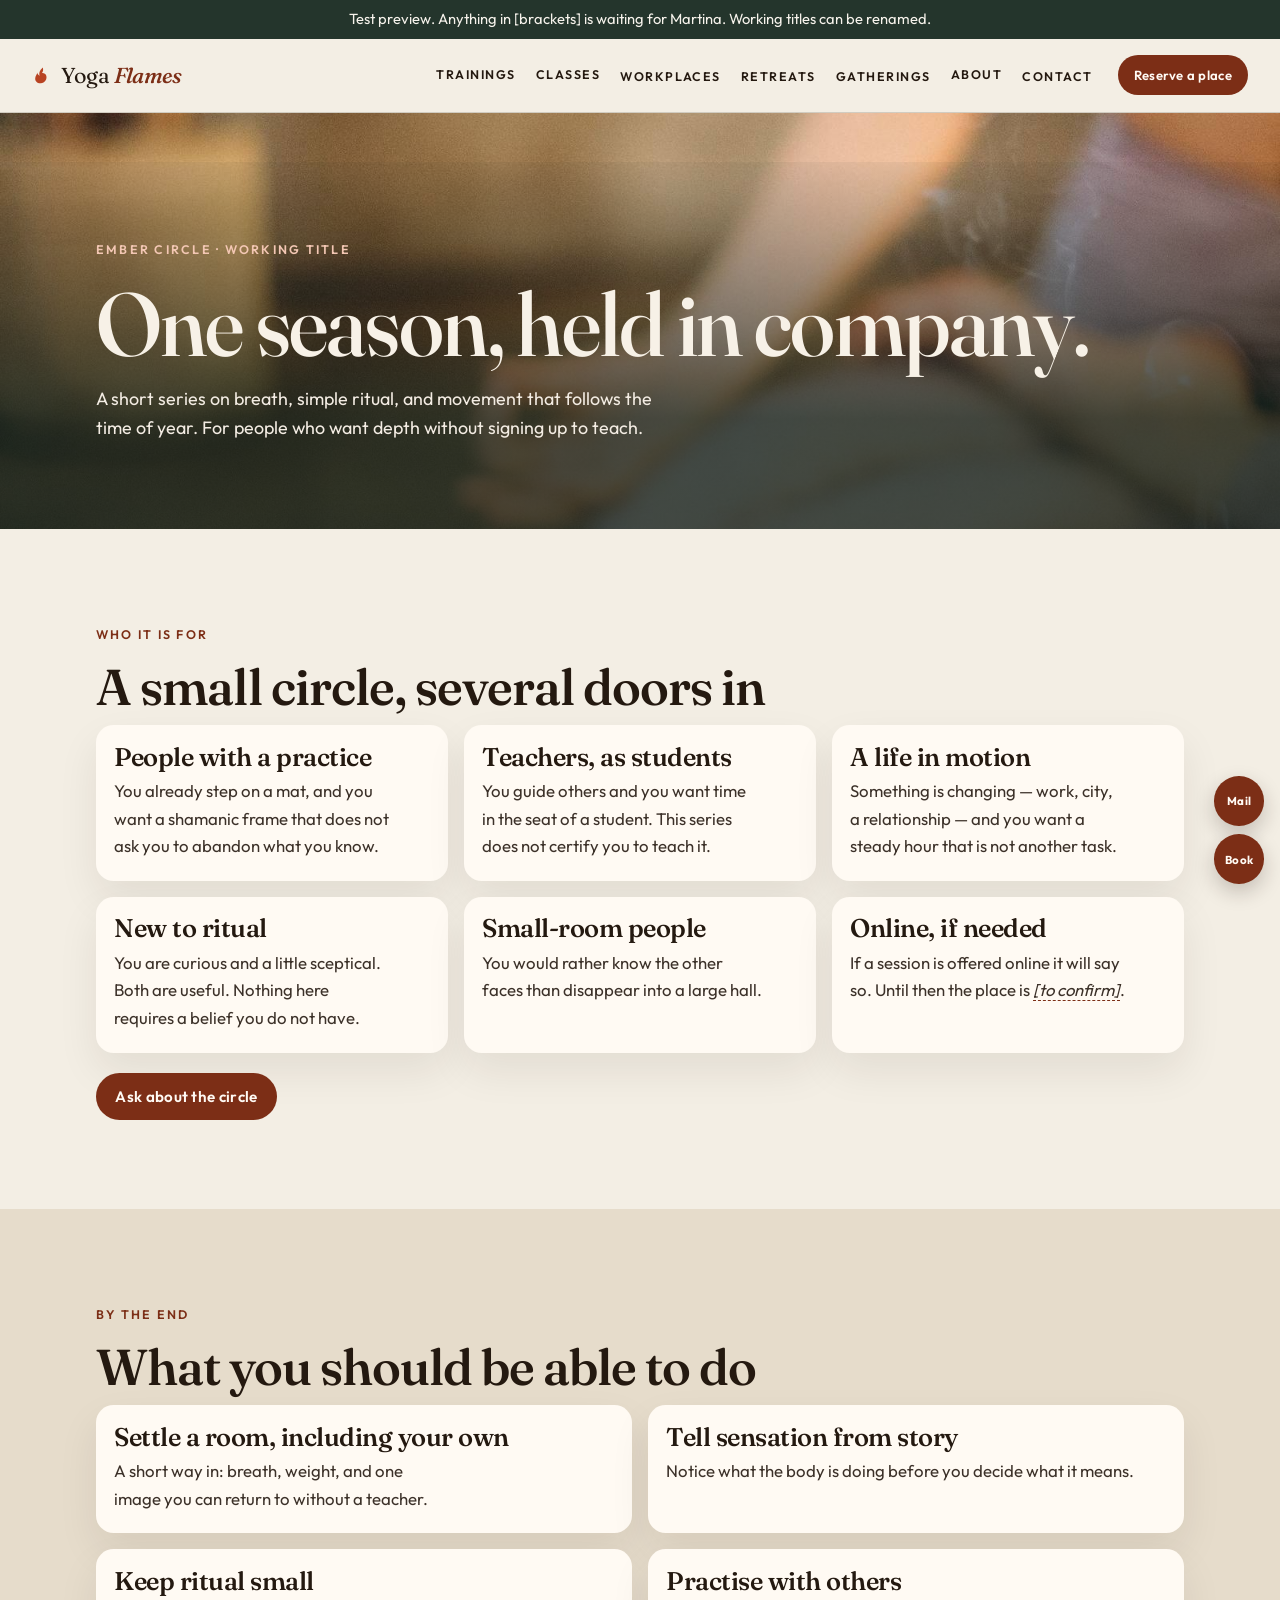
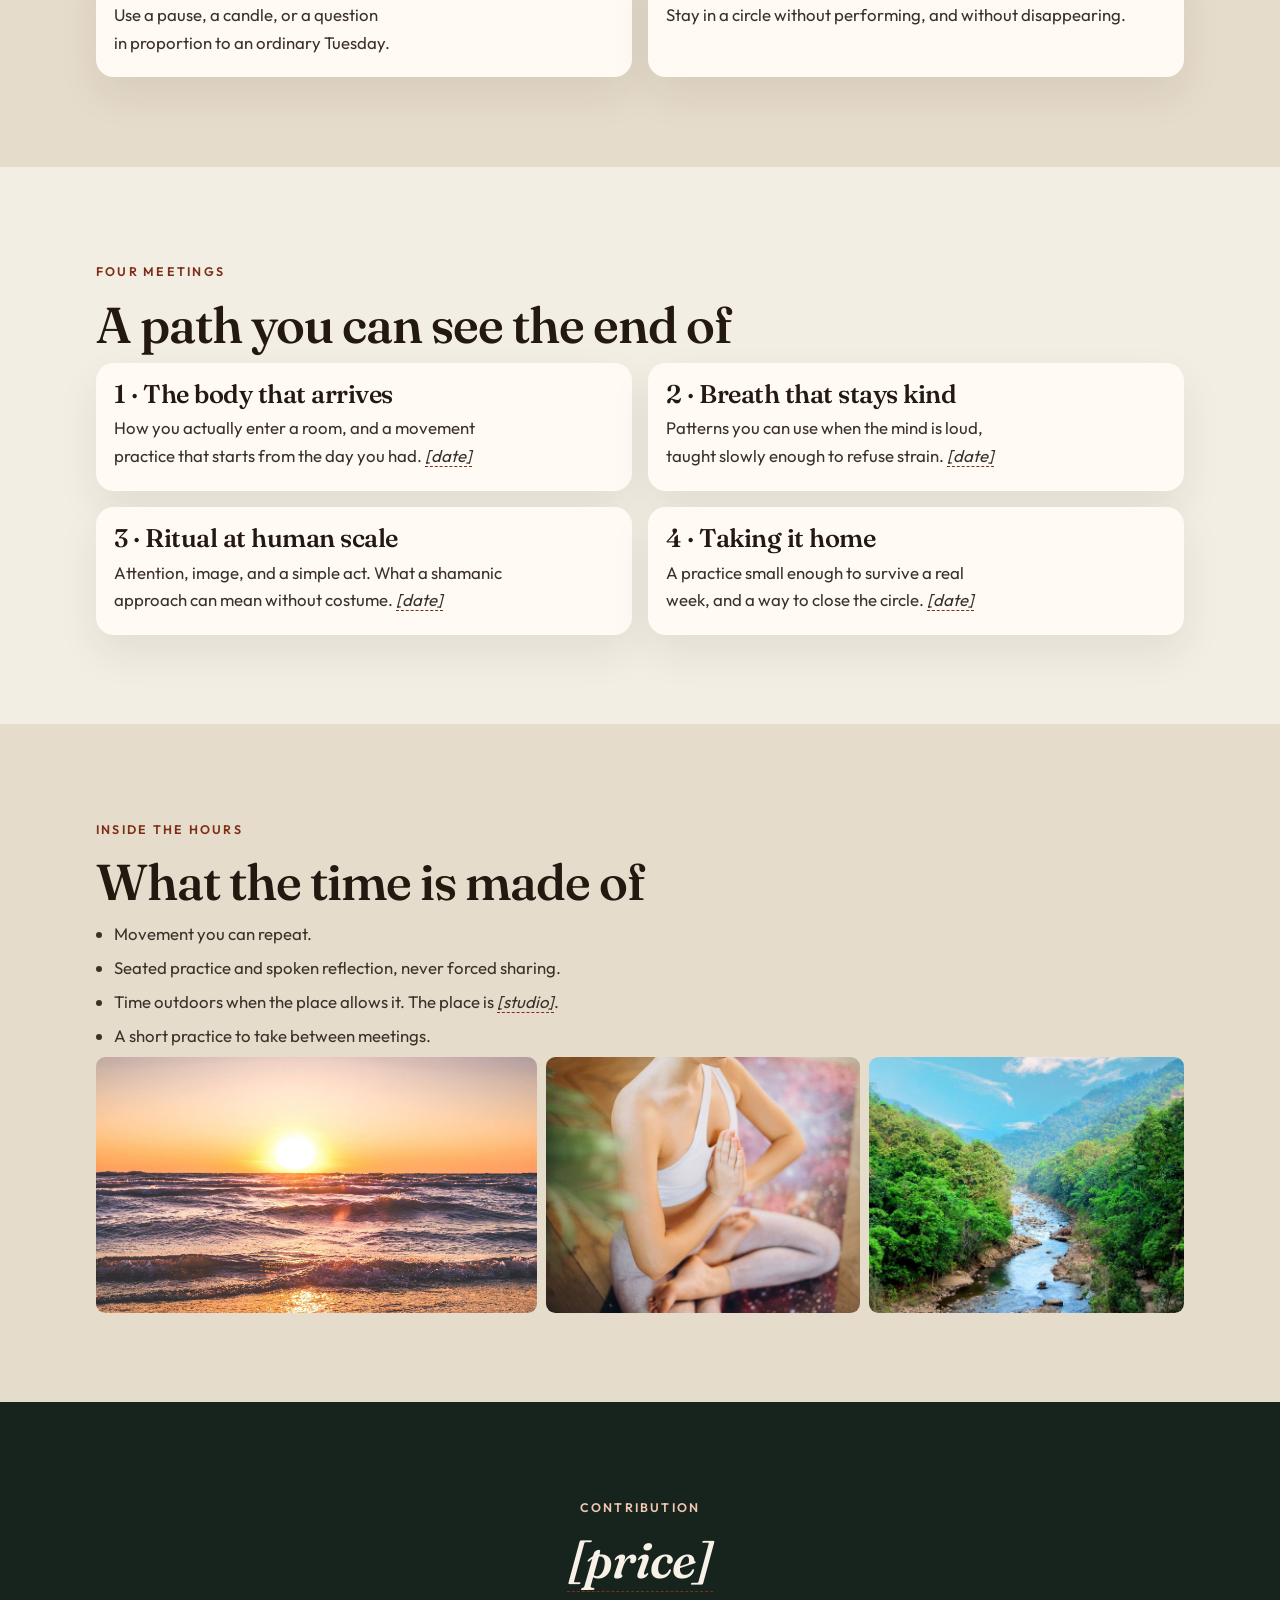
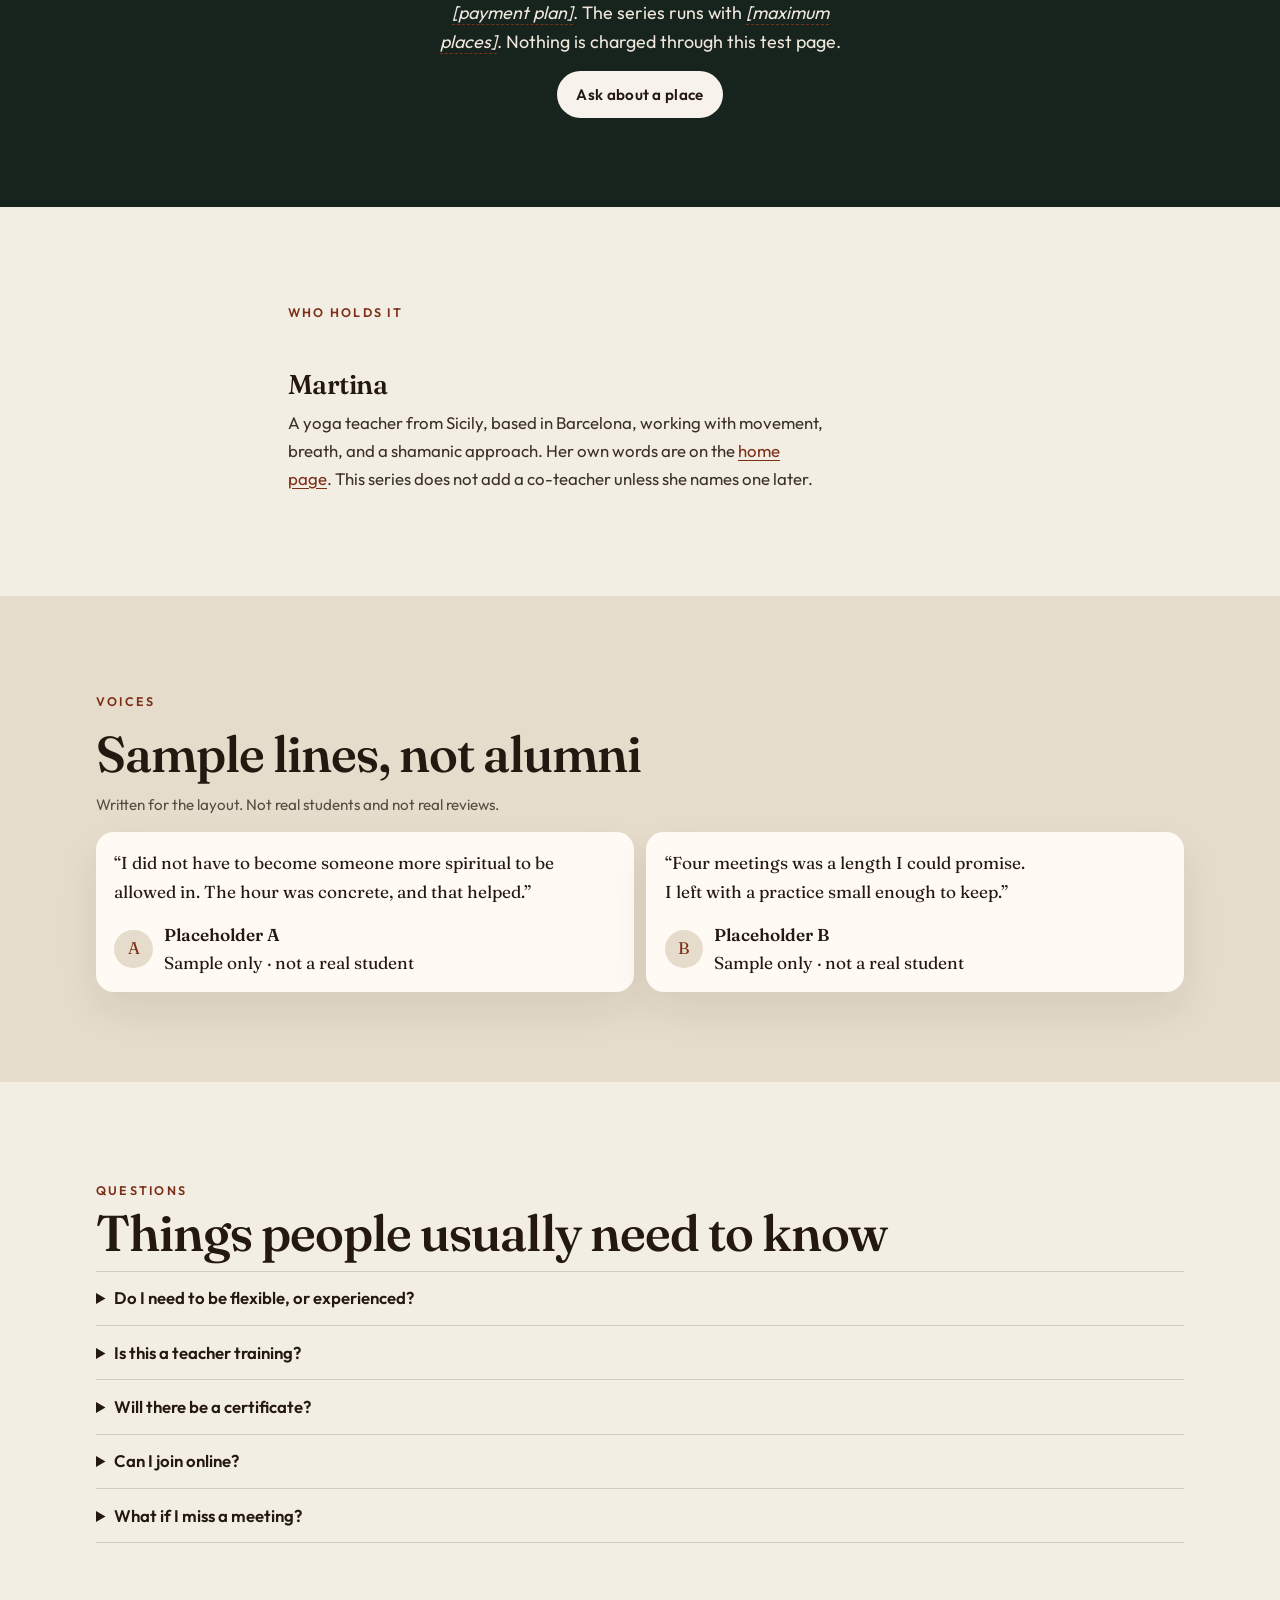
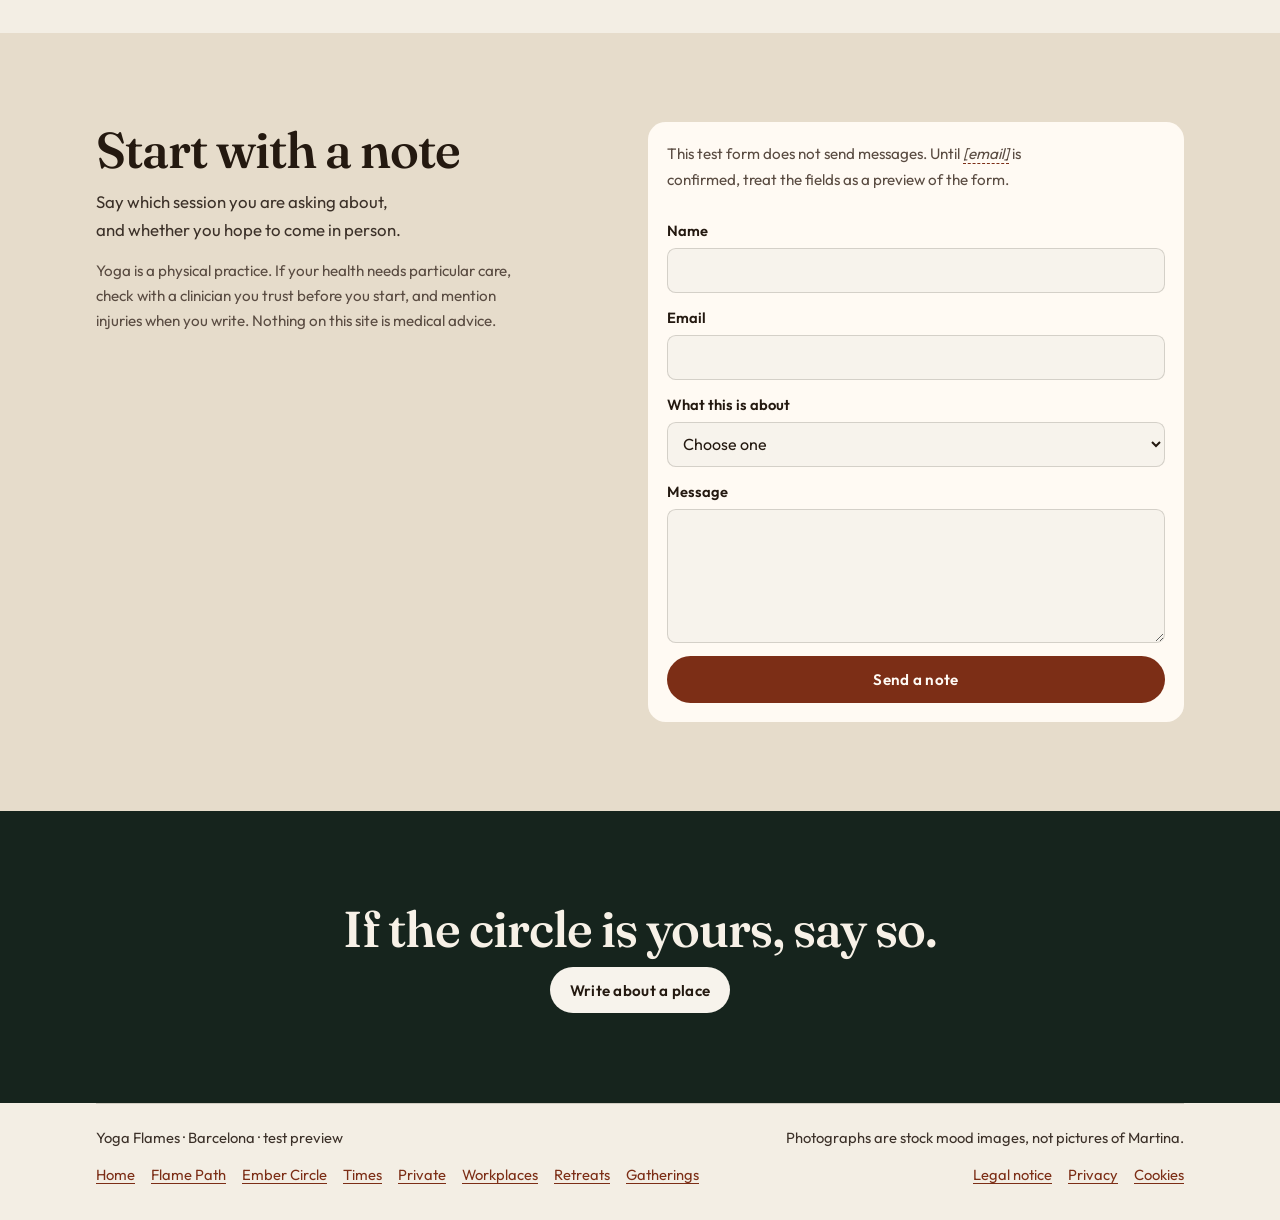
<file: test/ember-circle.html>
<!DOCTYPE html>
<html lang="en">
<head>
  <meta charset="utf-8">
  <meta name="viewport" content="width=device-width, initial-scale=1">
  <meta name="robots" content="noindex, nofollow">
  <title>Ember Circle · Yoga Flames</title>
  <meta name="description" content="A test page for a short shamanic yoga circle with Martina in Barcelona. Dates and prices are placeholders.">
  <link rel="icon" href="favicon.svg" type="image/svg+xml">
  <link rel="preconnect" href="https://fonts.googleapis.com">
  <link rel="preconnect" href="https://fonts.gstatic.com" crossorigin>
  <link href="https://fonts.googleapis.com/css2?family=Fraunces:ital,opsz,wght@0,9..144,500;0,9..144,600;1,9..144,500&amp;family=Outfit:wght@400;500;600&amp;display=swap" rel="stylesheet">
  <link rel="stylesheet" href="css/styles.css">
</head>
<body>

<a class="skip" href="#main">Skip to content</a>
<p class="preview-banner">Test preview. Anything in [brackets] is waiting for Martina. Working titles can be renamed.</p>
<header class="site-header">
  <nav class="nav" aria-label="Primary">
    <a class="logo" href="index.html">
      <svg class="mark" viewBox="0 0 36 36" aria-hidden="true"><path fill="currentColor" d="M18 4c1.2 4.2.4 7.2-1.6 9.6 3.2-.6 6.4 1.2 7.4 4.4 1.6 5.2-1.8 10.8-7.2 12.2-6.4 1.6-12-2.4-11.2-8.6.6-4.2 3.2-6.4 3.4-9.2.2 2.8 2.2 4.6 4.2 5.4-1.8-3.6-.8-8.6 5-13.8z"/></svg>
      <span>Yoga <em>Flames</em></span>
    </a>
    <button class="nav-toggle" type="button" aria-expanded="false" aria-controls="site-menu" aria-label="Open menu">
      <span></span><span></span><span></span>
    </button>
    <ul class="menu" id="site-menu">
      <li class="has-sub">
        <button type="button" aria-expanded="false" aria-controls="menu-train">Trainings</button>
        <ul class="sub" id="menu-train">
          <li><a href="immersion.html">Flame Path immersion</a></li>
          <li><a href="ember-circle.html" aria-current="page">Ember Circle</a></li>
        </ul>
      </li>
      <li class="has-sub">
        <button type="button" aria-expanded="false" aria-controls="menu-classes">Classes</button>
        <ul class="sub" id="menu-classes">
          <li><a href="index.html#practices">Ways of practising</a></li>
          <li><a href="private.html">Private sessions</a></li>
          <li><a href="private.html#online">Online sessions</a></li>
          <li><a href="schedule.html">Times and booking</a></li>
        </ul>
      </li>
      <li><a href="workplaces.html">Workplaces</a></li>
      <li><a href="retreats.html">Retreats</a></li>
      <li><a href="gatherings.html">Gatherings</a></li>
      <li class="has-sub">
        <button type="button" aria-expanded="false" aria-controls="menu-about">About</button>
        <ul class="sub" id="menu-about">
          <li><a href="index.html#about">Martina’s path</a></li>
          <li><a href="index.html#voices">Sample voices</a></li>
        </ul>
      </li>
      <li><a href="index.html#contact">Contact</a></li>
      <li class="mobile-only"><a href="schedule.html#book">Reserve a place</a></li>
    </ul>
    <a class="btn nav-cta" href="schedule.html#book">Reserve a place</a>
  </nav>
</header>

<main id="main">

<section class="page-hero">
  <img src="assets/img/about-candle.jpg" alt="Candles and incense with a person meditating behind them. Mood photograph, not a portrait of Martina." width="1600" height="2400" fetchpriority="high">
  <div class="veil">
    <div class="wrap">
      <p class="eyebrow">Ember Circle · working title</p>
      <h1>One season, held in company.</h1>
      <p class="lede">A short series on breath, simple ritual, and movement that follows the time of year. For people who want depth without signing up to teach.</p>
    </div>
  </div>
</section>
<section class="band" aria-labelledby="for-title">
  <div class="wrap">
    <p class="eyebrow">Who it is for</p>
    <h2 id="for-title">A small circle, several doors in</h2>
    <div class="grid-3">
      <article class="card"><h3>People with a practice</h3><p>You already step on a mat, and you want a shamanic frame that does not ask you to abandon what you know.</p></article>
      <article class="card"><h3>Teachers, as students</h3><p>You guide others and you want time in the seat of a student. This series does not certify you to teach it.</p></article>
      <article class="card"><h3>A life in motion</h3><p>Something is changing — work, city, a relationship — and you want a steady hour that is not another task.</p></article>
      <article class="card"><h3>New to ritual</h3><p>You are curious and a little sceptical. Both are useful. Nothing here requires a belief you do not have.</p></article>
      <article class="card"><h3>Small-room people</h3><p>You would rather know the other faces than disappear into a large hall.</p></article>
      <article class="card"><h3>Online, if needed</h3><p>If a session is offered online it will say so. Until then the place is <span class="ph">[to confirm]</span>.</p></article>
    </div>
    <div class="btn-row"><a class="btn" href="#ask">Ask about the circle</a></div>
  </div>
</section>
<section class="band sand" aria-labelledby="can-title">
  <div class="wrap">
    <p class="eyebrow">By the end</p>
    <h2 id="can-title">What you should be able to do</h2>
    <div class="grid-2">
      <article class="card"><h3>Settle a room, including your own</h3><p>A short way in: breath, weight, and one image you can return to without a teacher.</p></article>
      <article class="card"><h3>Tell sensation from story</h3><p>Notice what the body is doing before you decide what it means.</p></article>
      <article class="card"><h3>Keep ritual small</h3><p>Use a pause, a candle, or a question in proportion to an ordinary Tuesday.</p></article>
      <article class="card"><h3>Practise with others</h3><p>Stay in a circle without performing, and without disappearing.</p></article>
    </div>
  </div>
</section>
<section class="band" aria-labelledby="four-title">
  <div class="wrap">
    <p class="eyebrow">Four meetings</p>
    <h2 id="four-title">A path you can see the end of</h2>
    <div class="grid-2">
      <article class="card"><h3>1 · The body that arrives</h3><p>How you actually enter a room, and a movement practice that starts from the day you had. <span class="ph">[date]</span></p></article>
      <article class="card"><h3>2 · Breath that stays kind</h3><p>Patterns you can use when the mind is loud, taught slowly enough to refuse strain. <span class="ph">[date]</span></p></article>
      <article class="card"><h3>3 · Ritual at human scale</h3><p>Attention, image, and a simple act. What a shamanic approach can mean without costume. <span class="ph">[date]</span></p></article>
      <article class="card"><h3>4 · Taking it home</h3><p>A practice small enough to survive a real week, and a way to close the circle. <span class="ph">[date]</span></p></article>
    </div>
  </div>
</section>
<section class="band sand">
  <div class="wrap">
    <p class="eyebrow">Inside the hours</p>
    <h2>What the time is made of</h2>
    <ul class="check">
      <li>Movement you can repeat.</li>
      <li>Seated practice and spoken reflection, never forced sharing.</li>
      <li>Time outdoors when the place allows it. The place is <span class="ph">[studio]</span>.</li>
      <li>A short practice to take between meetings.</li>
    </ul>
    <div class="photo-row">
      <img src="assets/img/sea-sunset.jpg" alt="The sun setting over the sea, with light on the wet sand." width="1600" height="2400" decoding="async" loading="lazy">
      <img src="assets/img/pose-twist.jpg" alt="A woman in a seated twist. Mood photograph, not a portrait of Martina." width="1600" height="2400" decoding="async" loading="lazy">
      <img src="assets/img/forest-river.jpg" alt="A river running through a densely forested valley." width="1600" height="1066" decoding="async" loading="lazy">
    </div>
  </div>
</section>
<section class="band moss" aria-labelledby="cost-title">
  <div class="wrap center">
    <p class="eyebrow">Contribution</p>
    <h2 id="cost-title"><span class="ph">[price]</span></h2>
    <p class="lede"><span class="ph">[payment plan]</span>. The series runs with <span class="ph">[maximum places]</span>. Nothing is charged through this test page.</p>
    <a class="btn light" href="#ask">Ask about a place</a>
  </div>
</section>
<section class="band" aria-labelledby="who-teaches">
  <div class="wrap prose">
    <p class="eyebrow">Who holds it</p>
    <h2 id="who-teaches">Martina</h2>
    <p>A yoga teacher from Sicily, based in Barcelona, working with movement, breath, and a shamanic approach. Her own words are on the <a href="index.html#about">home page</a>. This series does not add a co-teacher unless she names one later.</p>
  </div>
</section>
<section class="band sand" aria-labelledby="sample-voices">
  <div class="wrap">
    <p class="eyebrow">Voices</p>
    <h2 id="sample-voices">Sample lines, not alumni</h2>
    <p class="note">Written for the layout. Not real students and not real reviews.</p>
    <div class="quotes">
      <figure class="quote">
        <p>“I did not have to become someone more spiritual to be allowed in. The hour was concrete, and that helped.”</p>
        <footer><span class="avatar" aria-hidden="true">A</span><div><p class="who">Placeholder A</p><p class="where">Sample only · not a real student</p></div></footer>
      </figure>
      <figure class="quote">
        <p>“Four meetings was a length I could promise. I left with a practice small enough to keep.”</p>
        <footer><span class="avatar" aria-hidden="true">B</span><div><p class="who">Placeholder B</p><p class="where">Sample only · not a real student</p></div></footer>
      </figure>
    </div>
  </div>
</section>
<section class="band" aria-labelledby="faq-title">
  <div class="wrap faq">
    <p class="eyebrow">Questions</p>
    <h2 id="faq-title">Things people usually need to know</h2>
    <details>
      <summary>Do I need to be flexible, or experienced?</summary>
      <p>No. You need to be able to sit, stand, and lie down in whatever way your body already can, and to say when something should change.</p>
    </details>
    <details>
      <summary>Is this a teacher training?</summary>
      <p>No. The longer immersion, working title Flame Path, is the page for people who want to guide. This circle is for practice.</p>
    </details>
    <details>
      <summary>Will there be a certificate?</summary>
      <p>Not unless Martina later decides there is one. The placeholder is <span class="ph">[accreditation, if any]</span>.</p>
    </details>
    <details>
      <summary>Can I join online?</summary>
      <p>Only if a session is marked that way. Right now the mode is <span class="ph">[to confirm]</span>.</p>
    </details>
    <details>
      <summary>What if I miss a meeting?</summary>
      <p>The make-up, if any, is <span class="ph">[to confirm]</span>. Write before you book if that matters to you.</p>
    </details>
  </div>
</section>
<section class="band sand" id="ask">
  <div class="wrap grid-2">
    <div>
      <h2>Start with a note</h2>
      <p>Say which session you are asking about, and whether you hope to come in person.</p>
      <p class="note">Yoga is a physical practice. If your health needs particular care, check with a clinician you trust before you start, and mention injuries when you write. Nothing on this site is medical advice.</p>
    </div>
    
        <form class="form" data-placeholder-form action="#received" method="post">
          <p class="note">This test form does not send messages. Until <span class="ph">[email]</span> is confirmed, treat the fields as a preview of the form.</p>
          <label>Name
            <input name="name" type="text" autocomplete="name" required>
          </label>
          <label>Email
            <input name="email" type="email" autocomplete="email" required>
          </label>
          <label>What this is about
            <select name="topic" required>
              <option value="">Choose one</option>
            <option>Ember Circle</option>
            <option>Not sure which path</option>
            <option>Something else</option>
            </select>
          </label>
          <label>Message
            <textarea name="message" rows="5" required></textarea>
          </label>
          <button class="btn" type="submit">Send a note</button>
          <p class="form-note" hidden tabindex="-1">Nothing was sent. This preview has no inbox yet. Write to <span class="ph">[email]</span> when that address exists.</p>
        </form>

  </div>
</section>
<section class="band moss">
  <div class="wrap center">
    <h2>If the circle is yours, say so.</h2>
    <a class="btn light" href="#ask">Write about a place</a>
  </div>
</section>

</main>

<footer class="wrap site-footer">
  <span>Yoga Flames · Barcelona · test preview</span>
  <span>Photographs are stock mood images, not pictures of Martina.</span>
  <nav class="foot-links" aria-label="Pages">
    <a href="index.html">Home</a>
    <a href="immersion.html">Flame Path</a>
    <a href="ember-circle.html">Ember Circle</a>
    <a href="schedule.html">Times</a>
    <a href="private.html">Private</a>
    <a href="workplaces.html">Workplaces</a>
    <a href="retreats.html">Retreats</a>
    <a href="gatherings.html">Gatherings</a>
  </nav>
  <nav class="foot-links" aria-label="Legal">
    <a href="legal.html">Legal notice</a>
    <a href="privacy.html">Privacy</a>
    <a href="cookies.html">Cookies</a>
  </nav>
</footer>
<div class="floaters">
  <a class="floater" href="index.html#contact" aria-label="Contact">Mail</a>
  <a class="floater" href="schedule.html#book" aria-label="Reserve a place">Book</a>
</div>
<script src="js/nav.js"></script>

</body>
</html>
</file>
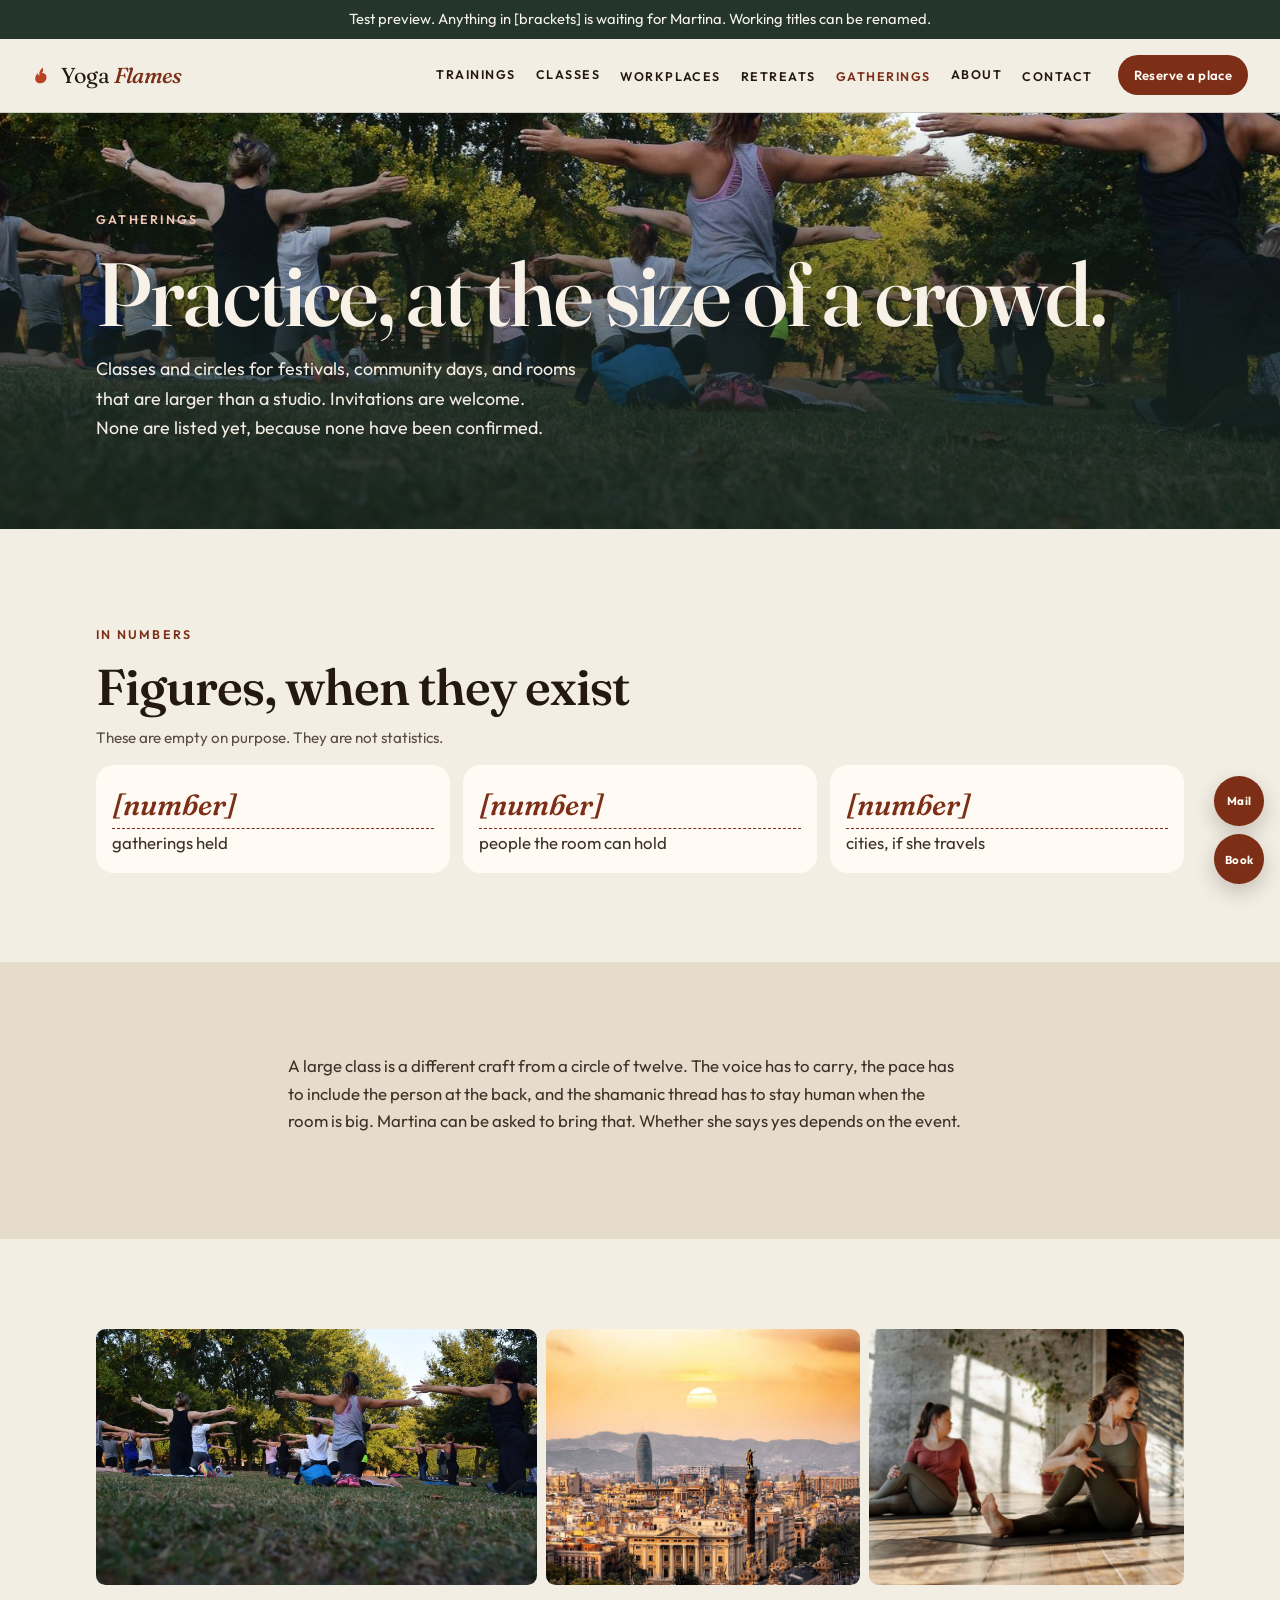
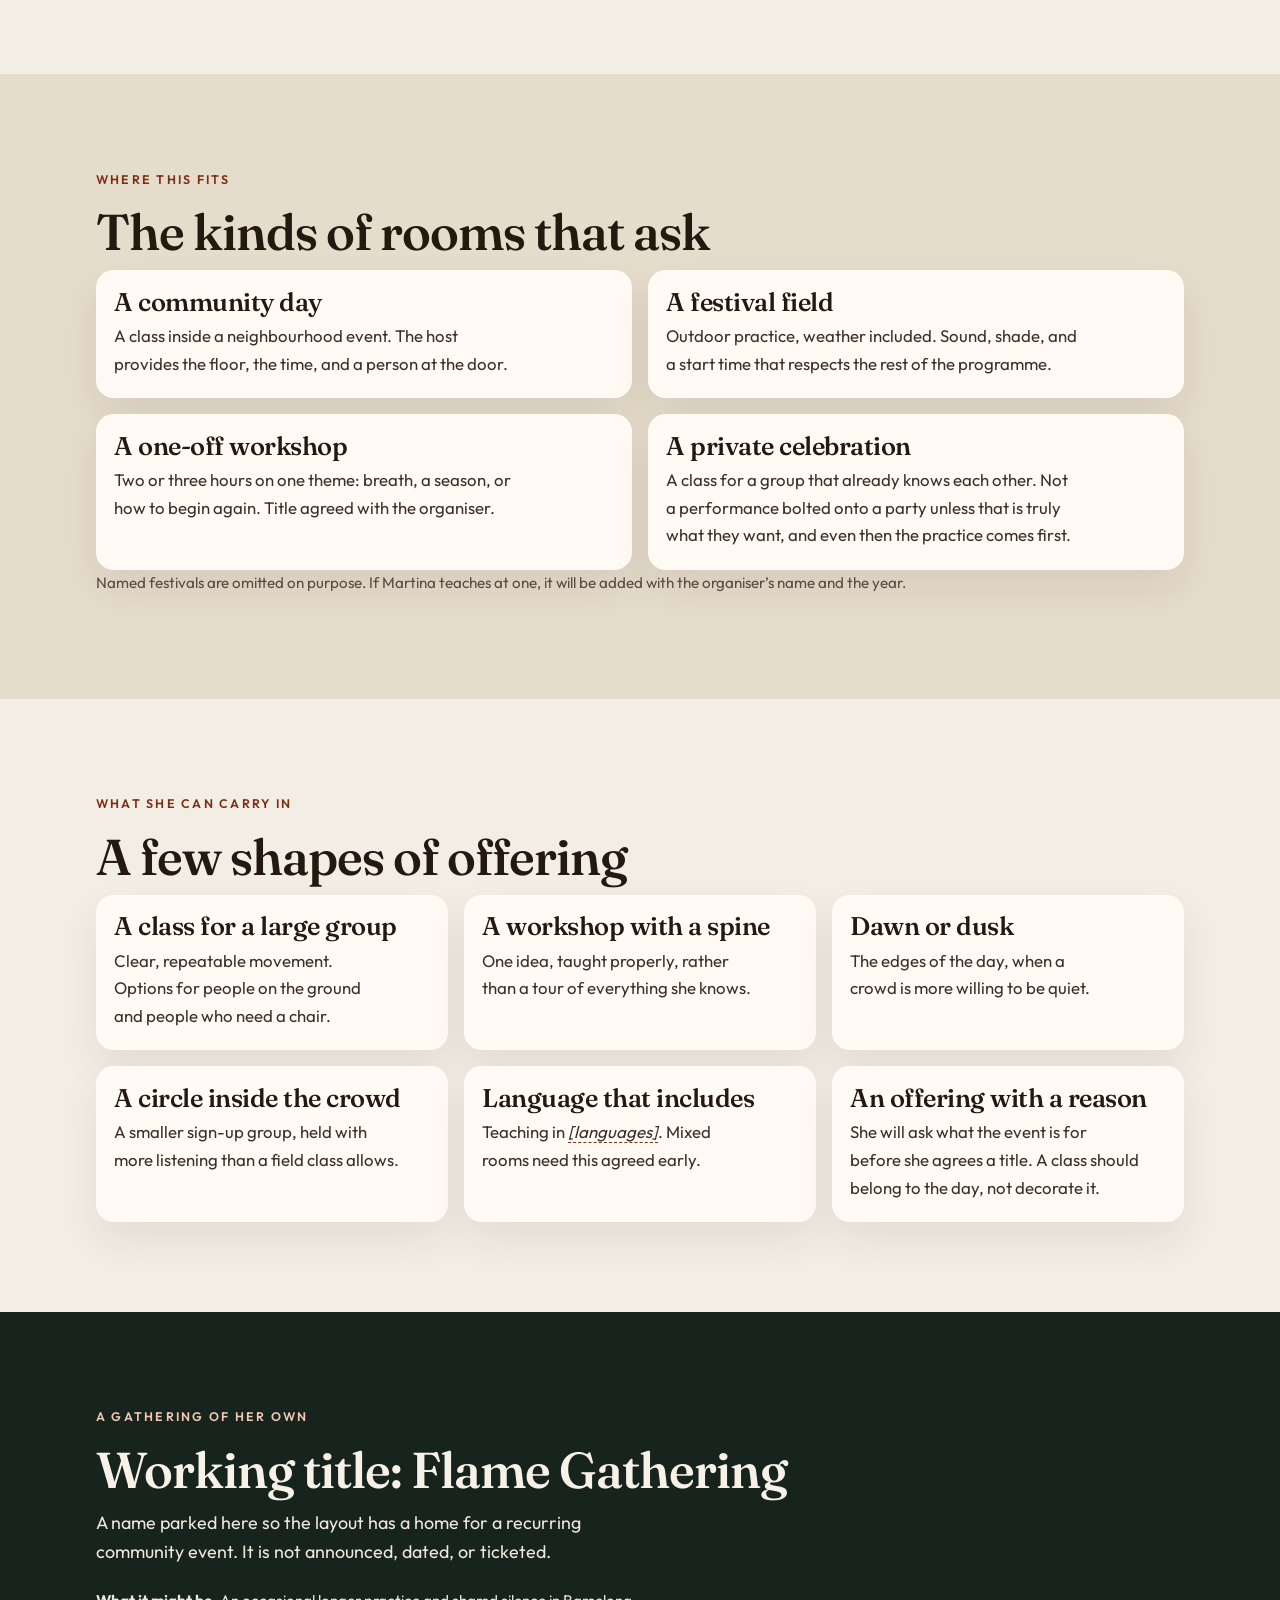
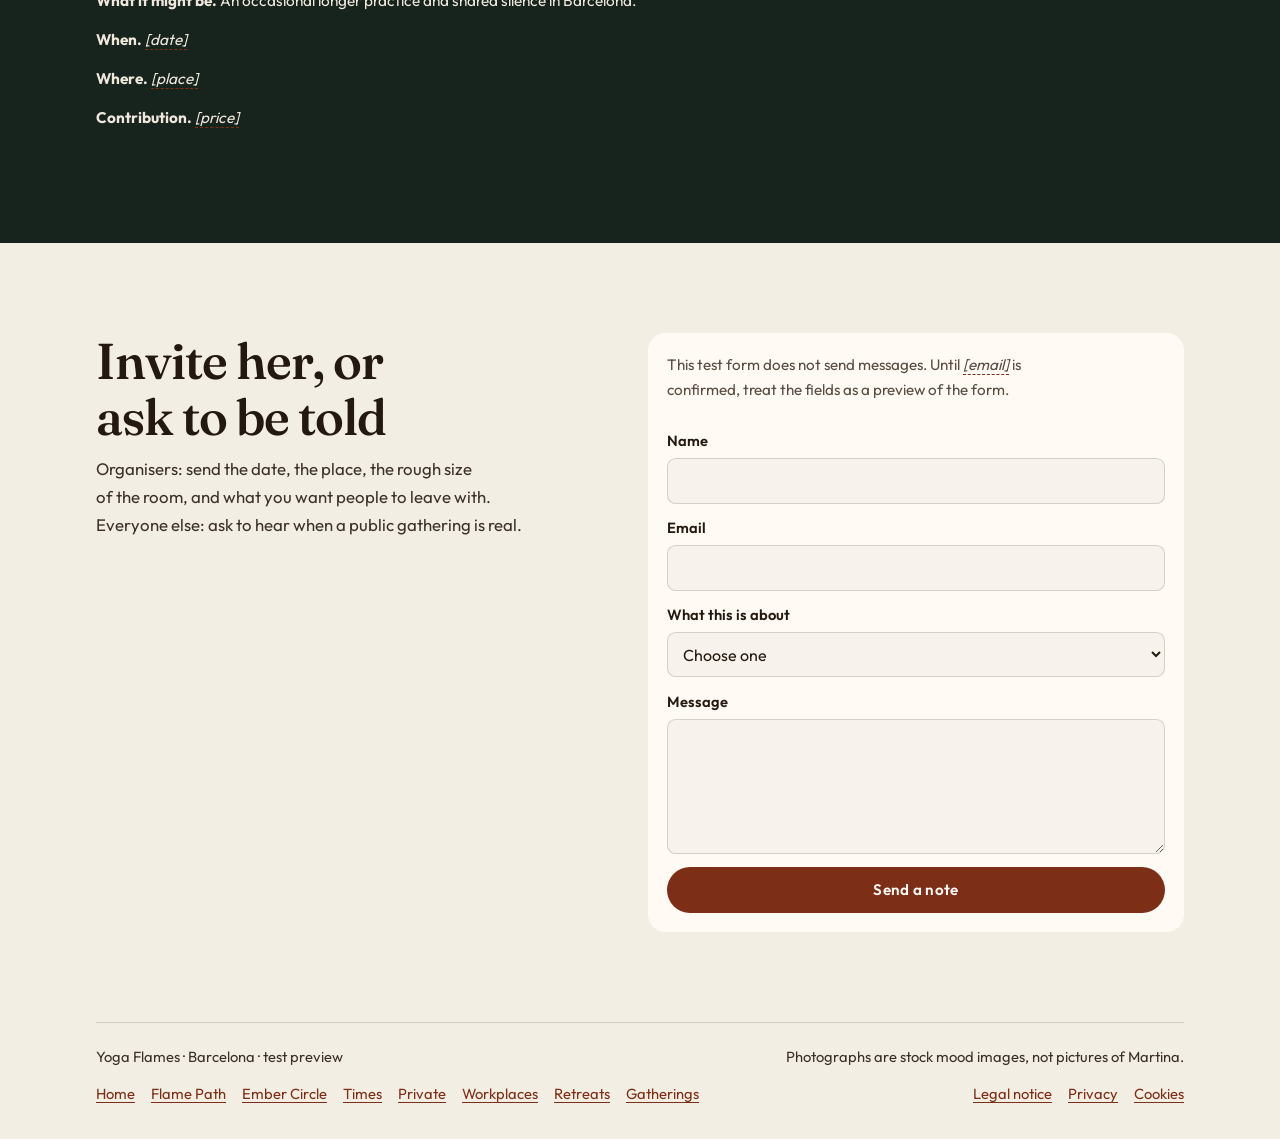
<file: test/gatherings.html>
<!DOCTYPE html>
<html lang="en">
<head>
  <meta charset="utf-8">
  <meta name="viewport" content="width=device-width, initial-scale=1">
  <meta name="robots" content="noindex, nofollow">
  <title>Gatherings · Yoga Flames</title>
  <meta name="description" content="Test page for public gatherings and event teaching with Martina of Yoga Flames. No events are confirmed.">
  <link rel="icon" href="favicon.svg" type="image/svg+xml">
  <link rel="preconnect" href="https://fonts.googleapis.com">
  <link rel="preconnect" href="https://fonts.gstatic.com" crossorigin>
  <link href="https://fonts.googleapis.com/css2?family=Fraunces:ital,opsz,wght@0,9..144,500;0,9..144,600;1,9..144,500&amp;family=Outfit:wght@400;500;600&amp;display=swap" rel="stylesheet">
  <link rel="stylesheet" href="css/styles.css">
</head>
<body>

<a class="skip" href="#main">Skip to content</a>
<p class="preview-banner">Test preview. Anything in [brackets] is waiting for Martina. Working titles can be renamed.</p>
<header class="site-header">
  <nav class="nav" aria-label="Primary">
    <a class="logo" href="index.html">
      <svg class="mark" viewBox="0 0 36 36" aria-hidden="true"><path fill="currentColor" d="M18 4c1.2 4.2.4 7.2-1.6 9.6 3.2-.6 6.4 1.2 7.4 4.4 1.6 5.2-1.8 10.8-7.2 12.2-6.4 1.6-12-2.4-11.2-8.6.6-4.2 3.2-6.4 3.4-9.2.2 2.8 2.2 4.6 4.2 5.4-1.8-3.6-.8-8.6 5-13.8z"/></svg>
      <span>Yoga <em>Flames</em></span>
    </a>
    <button class="nav-toggle" type="button" aria-expanded="false" aria-controls="site-menu" aria-label="Open menu">
      <span></span><span></span><span></span>
    </button>
    <ul class="menu" id="site-menu">
      <li class="has-sub">
        <button type="button" aria-expanded="false" aria-controls="menu-train">Trainings</button>
        <ul class="sub" id="menu-train">
          <li><a href="immersion.html">Flame Path immersion</a></li>
          <li><a href="ember-circle.html">Ember Circle</a></li>
        </ul>
      </li>
      <li class="has-sub">
        <button type="button" aria-expanded="false" aria-controls="menu-classes">Classes</button>
        <ul class="sub" id="menu-classes">
          <li><a href="index.html#practices">Ways of practising</a></li>
          <li><a href="private.html">Private sessions</a></li>
          <li><a href="private.html#online">Online sessions</a></li>
          <li><a href="schedule.html">Times and booking</a></li>
        </ul>
      </li>
      <li><a href="workplaces.html">Workplaces</a></li>
      <li><a href="retreats.html">Retreats</a></li>
      <li><a href="gatherings.html" aria-current="page">Gatherings</a></li>
      <li class="has-sub">
        <button type="button" aria-expanded="false" aria-controls="menu-about">About</button>
        <ul class="sub" id="menu-about">
          <li><a href="index.html#about">Martina’s path</a></li>
          <li><a href="index.html#voices">Sample voices</a></li>
        </ul>
      </li>
      <li><a href="index.html#contact">Contact</a></li>
      <li class="mobile-only"><a href="schedule.html#book">Reserve a place</a></li>
    </ul>
    <a class="btn nav-cta" href="schedule.html#book">Reserve a place</a>
  </nav>
</header>

<main id="main">

<section class="page-hero">
  <img src="assets/img/group-park.jpg" alt="A group practising yoga together outdoors. Mood photograph, not a Yoga Flames event." width="1600" height="1066" fetchpriority="high">
  <div class="veil">
    <div class="wrap">
      <p class="eyebrow">Gatherings</p>
      <h1>Practice, at the size of a crowd.</h1>
      <p class="lede">Classes and circles for festivals, community days, and rooms that are larger than a studio. Invitations are welcome. None are listed yet, because none have been confirmed.</p>
    </div>
  </div>
</section>
<section class="band">
  <div class="wrap">
    <p class="eyebrow">In numbers</p>
    <h2>Figures, when they exist</h2>
    <p class="note">These are empty on purpose. They are not statistics.</p>
    <div class="stat-row">
      <article class="stat"><b class="ph">[number]</b> gatherings held</article>
      <article class="stat"><b class="ph">[number]</b> people the room can hold</article>
      <article class="stat"><b class="ph">[number]</b> cities, if she travels</article>
    </div>
  </div>
</section>
<section class="band sand">
  <div class="wrap prose">
    <p>A large class is a different craft from a circle of twelve. The voice has to carry, the pace has to include the person at the back, and the shamanic thread has to stay human when the room is big. Martina can be asked to bring that. Whether she says yes depends on the event.</p>
  </div>
</section>
<section class="band">
  <div class="wrap photo-row">
    <img src="assets/img/group-park.jpg" alt="People practising together on grass. Mood photograph, not a Yoga Flames gathering." width="1600" height="1066" decoding="async" loading="lazy">
    <img src="assets/img/barcelona-evening.jpg" alt="Barcelona at sunset, with the Columbus monument and Torre Glòries." width="1600" height="1066" decoding="async" loading="lazy">
    <img src="assets/img/pair-stretch.jpg" alt="Two women stretching in a sunlit room. Mood photograph." width="1600" height="1068" decoding="async" loading="lazy">
  </div>
</section>
<section class="band sand" aria-labelledby="kinds-title">
  <div class="wrap">
    <p class="eyebrow">Where this fits</p>
    <h2 id="kinds-title">The kinds of rooms that ask</h2>
    <div class="grid-2">
      <article class="card"><h3>A community day</h3><p>A class inside a neighbourhood event. The host provides the floor, the time, and a person at the door.</p></article>
      <article class="card"><h3>A festival field</h3><p>Outdoor practice, weather included. Sound, shade, and a start time that respects the rest of the programme.</p></article>
      <article class="card"><h3>A one-off workshop</h3><p>Two or three hours on one theme: breath, a season, or how to begin again. Title agreed with the organiser.</p></article>
      <article class="card"><h3>A private celebration</h3><p>A class for a group that already knows each other. Not a performance bolted onto a party unless that is truly what they want, and even then the practice comes first.</p></article>
    </div>
    <p class="note">Named festivals are omitted on purpose. If Martina teaches at one, it will be added with the organiser’s name and the year.</p>
  </div>
</section>
<section class="band" aria-labelledby="bring-title">
  <div class="wrap">
    <p class="eyebrow">What she can carry in</p>
    <h2 id="bring-title">A few shapes of offering</h2>
    <div class="grid-3">
      <article class="card"><h3>A class for a large group</h3><p>Clear, repeatable movement. Options for people on the ground and people who need a chair.</p></article>
      <article class="card"><h3>A workshop with a spine</h3><p>One idea, taught properly, rather than a tour of everything she knows.</p></article>
      <article class="card"><h3>Dawn or dusk</h3><p>The edges of the day, when a crowd is more willing to be quiet.</p></article>
      <article class="card"><h3>A circle inside the crowd</h3><p>A smaller sign-up group, held with more listening than a field class allows.</p></article>
      <article class="card"><h3>Language that includes</h3><p>Teaching in <span class="ph">[languages]</span>. Mixed rooms need this agreed early.</p></article>
      <article class="card"><h3>An offering with a reason</h3><p>She will ask what the event is for before she agrees a title. A class should belong to the day, not decorate it.</p></article>
    </div>
  </div>
</section>
<section class="band moss" aria-labelledby="flame-title">
  <div class="wrap">
    <p class="eyebrow">A gathering of her own</p>
    <h2 id="flame-title">Working title: Flame Gathering</h2>
    <p class="lede">A name parked here so the layout has a home for a recurring community event. It is not announced, dated, or ticketed.</p>
    <ul class="meta-list">
      <li><strong>What it might be.</strong> An occasional longer practice and shared silence in Barcelona.</li>
      <li><strong>When.</strong> <span class="ph">[date]</span></li>
      <li><strong>Where.</strong> <span class="ph">[place]</span></li>
      <li><strong>Contribution.</strong> <span class="ph">[price]</span></li>
    </ul>
  </div>
</section>
<section class="band" id="ask">
  <div class="wrap grid-2">
    <div>
      <h2>Invite her, or ask to be told</h2>
      <p>Organisers: send the date, the place, the rough size of the room, and what you want people to leave with. Everyone else: ask to hear when a public gathering is real.</p>
    </div>
    
        <form class="form" data-placeholder-form action="#received" method="post">
          <p class="note">This test form does not send messages. Until <span class="ph">[email]</span> is confirmed, treat the fields as a preview of the form.</p>
          <label>Name
            <input name="name" type="text" autocomplete="name" required>
          </label>
          <label>Email
            <input name="email" type="email" autocomplete="email" required>
          </label>
          <label>What this is about
            <select name="topic" required>
              <option value="">Choose one</option>
            <option>I am organising an event</option>
            <option>Tell me about a public gathering</option>
            <option>Something else</option>
            </select>
          </label>
          <label>Message
            <textarea name="message" rows="5" required></textarea>
          </label>
          <button class="btn" type="submit">Send a note</button>
          <p class="form-note" hidden tabindex="-1">Nothing was sent. This preview has no inbox yet. Write to <span class="ph">[email]</span> when that address exists.</p>
        </form>

  </div>
</section>

</main>

<footer class="wrap site-footer">
  <span>Yoga Flames · Barcelona · test preview</span>
  <span>Photographs are stock mood images, not pictures of Martina.</span>
  <nav class="foot-links" aria-label="Pages">
    <a href="index.html">Home</a>
    <a href="immersion.html">Flame Path</a>
    <a href="ember-circle.html">Ember Circle</a>
    <a href="schedule.html">Times</a>
    <a href="private.html">Private</a>
    <a href="workplaces.html">Workplaces</a>
    <a href="retreats.html">Retreats</a>
    <a href="gatherings.html">Gatherings</a>
  </nav>
  <nav class="foot-links" aria-label="Legal">
    <a href="legal.html">Legal notice</a>
    <a href="privacy.html">Privacy</a>
    <a href="cookies.html">Cookies</a>
  </nav>
</footer>
<div class="floaters">
  <a class="floater" href="index.html#contact" aria-label="Contact">Mail</a>
  <a class="floater" href="schedule.html#book" aria-label="Reserve a place">Book</a>
</div>
<script src="js/nav.js"></script>

</body>
</html>
</file>
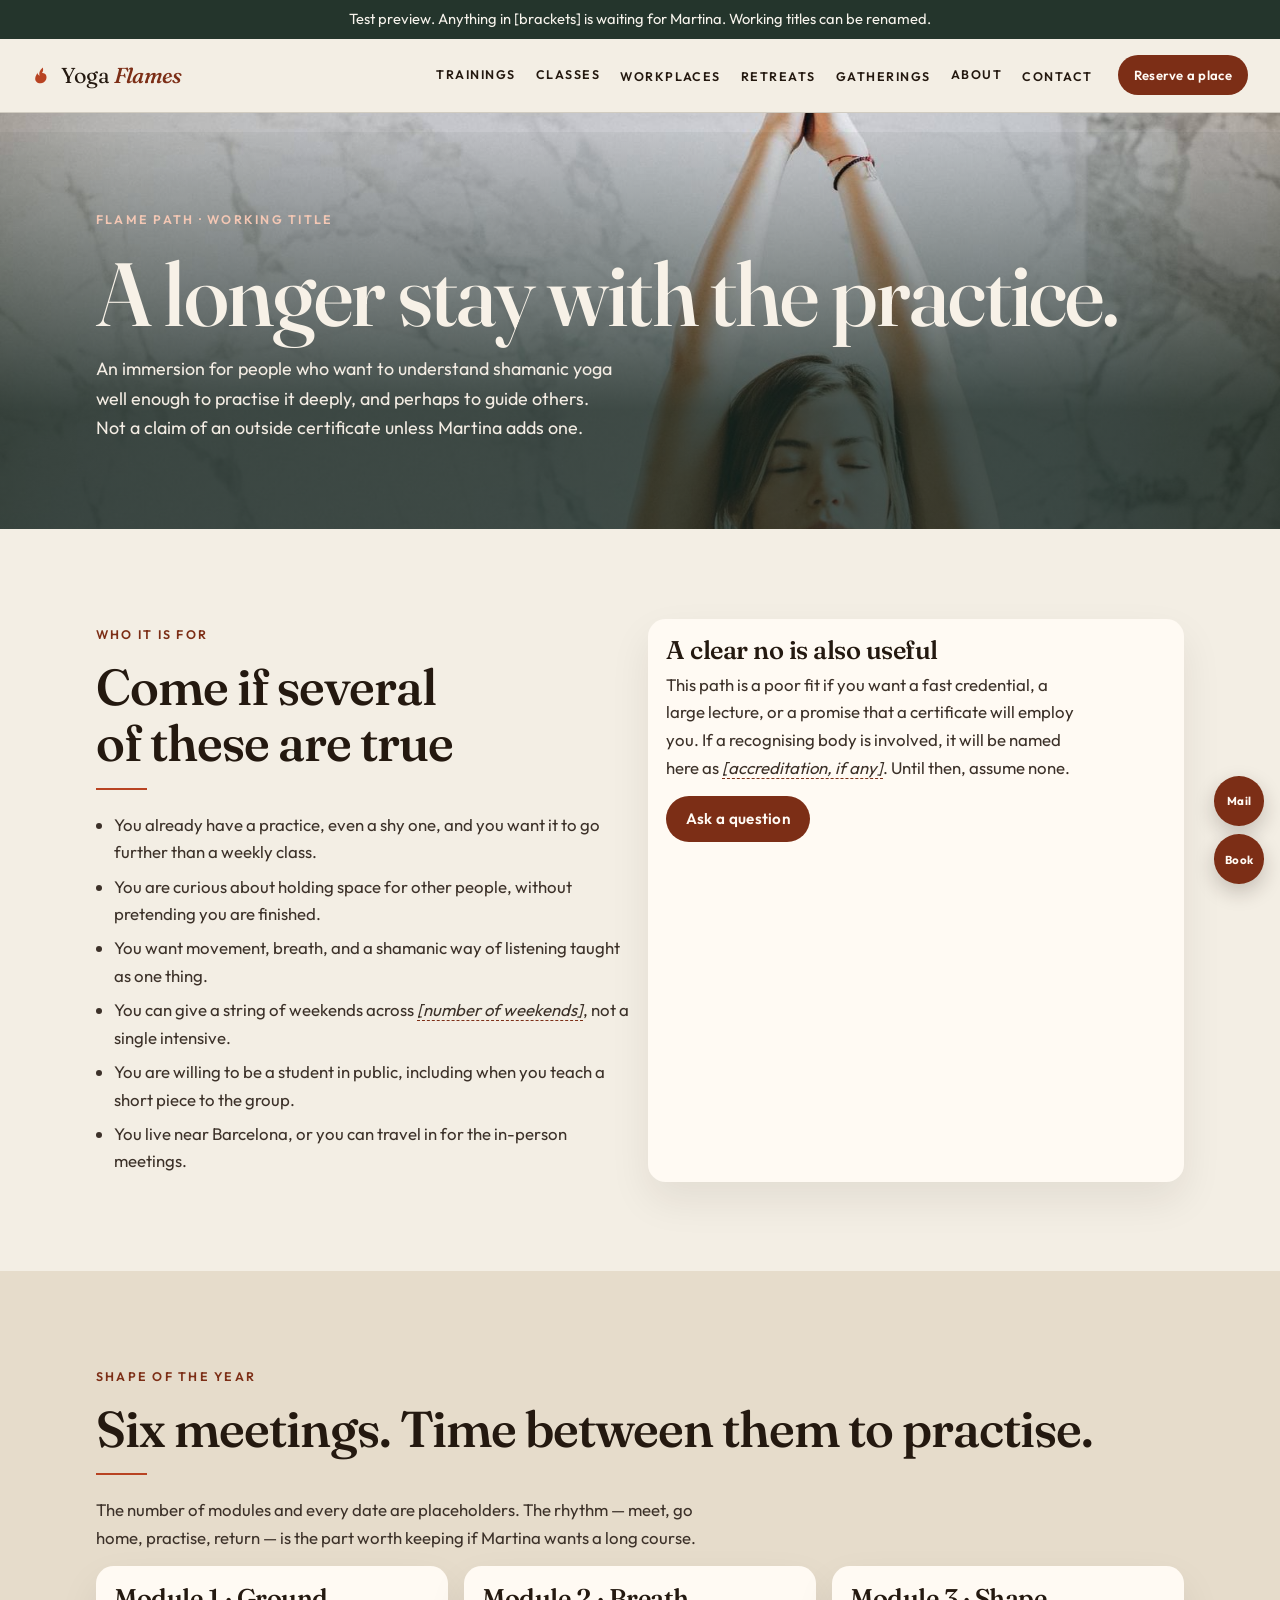
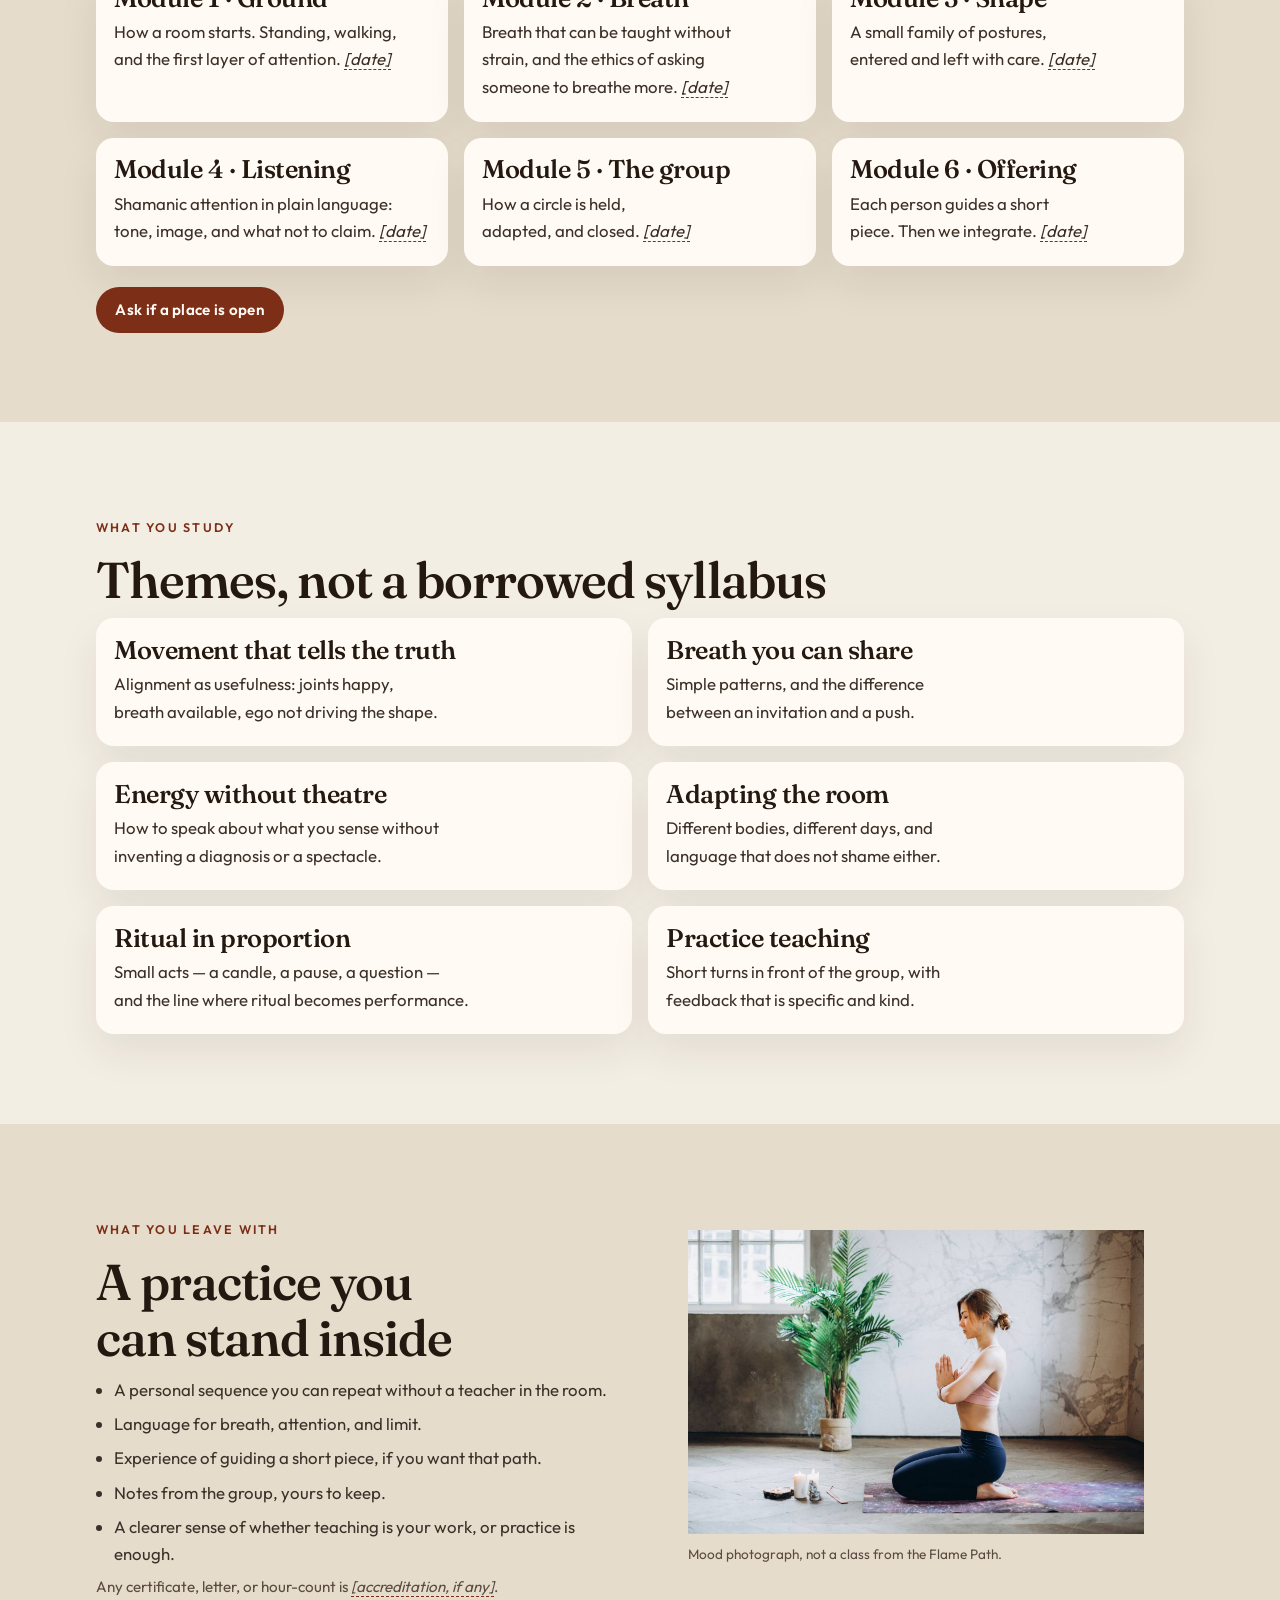
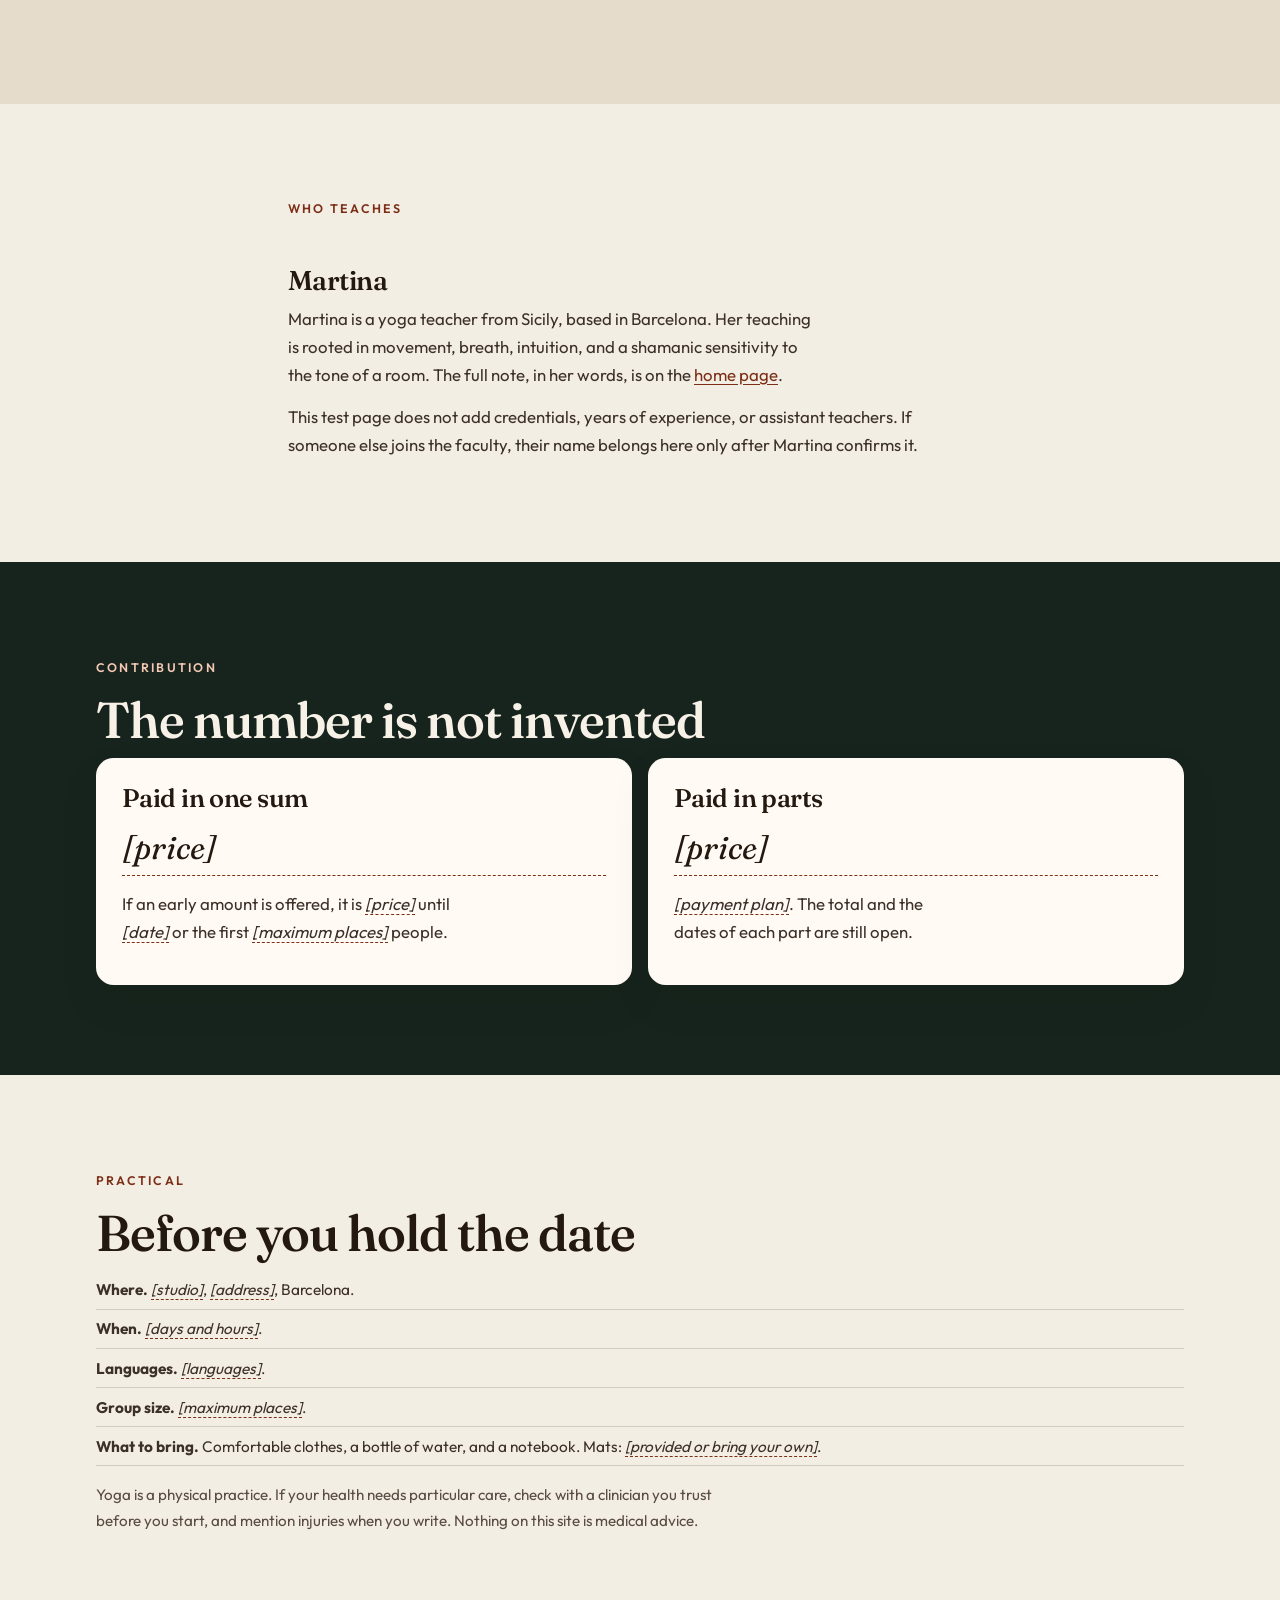
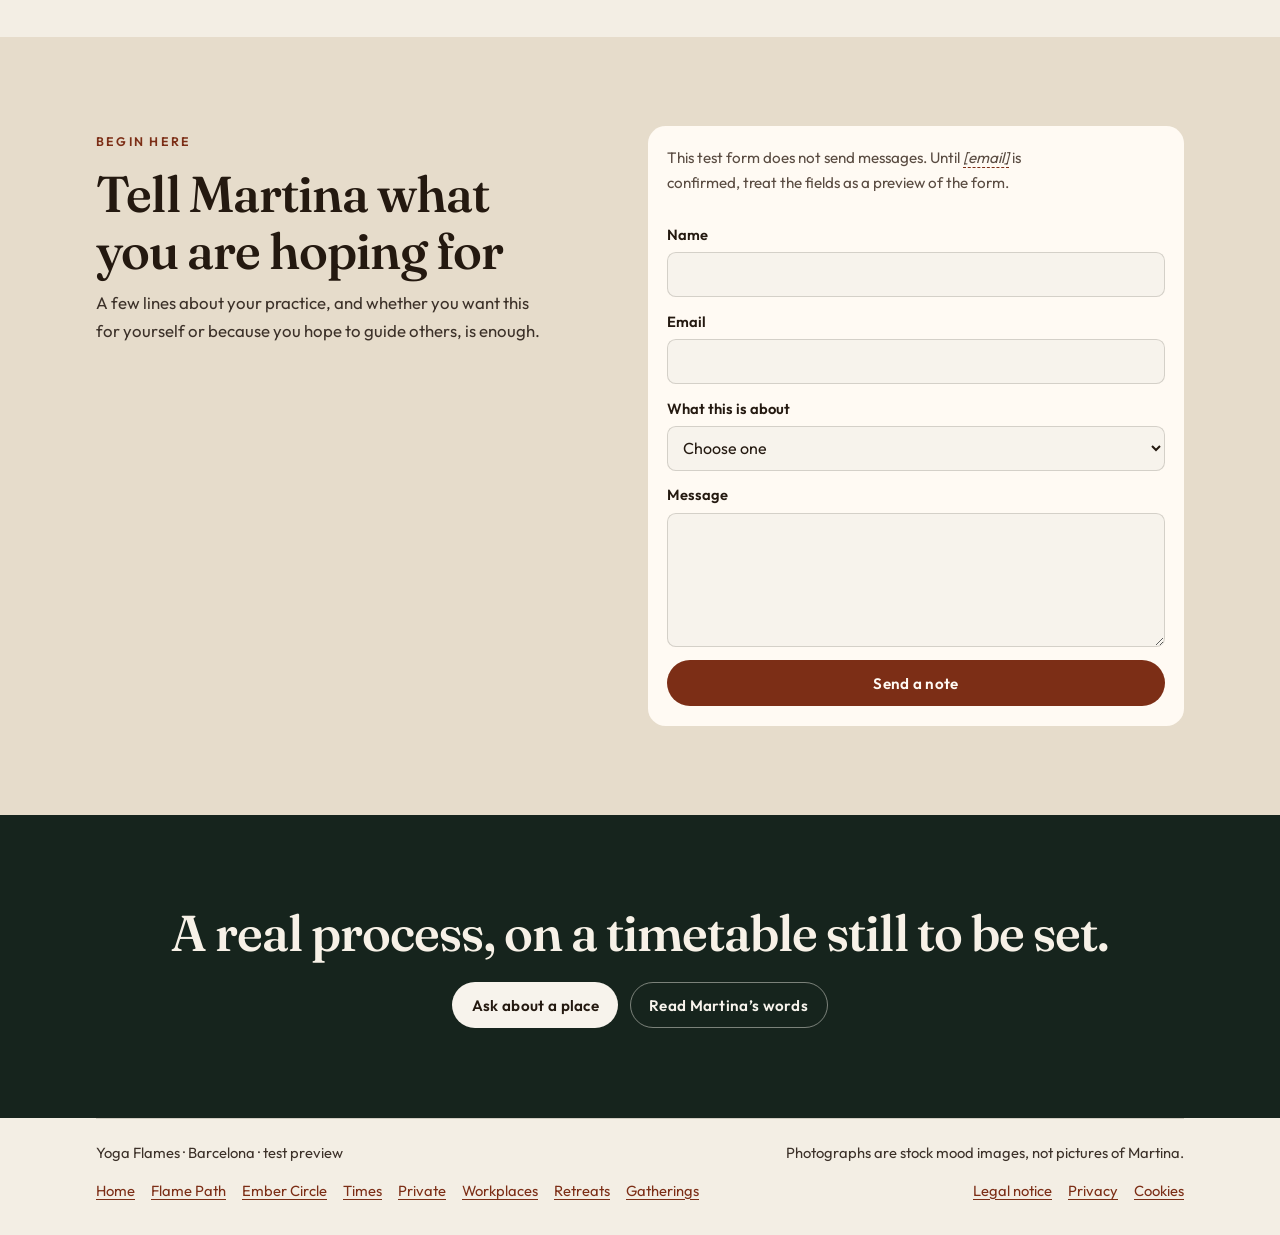
<file: test/immersion.html>
<!DOCTYPE html>
<html lang="en">
<head>
  <meta charset="utf-8">
  <meta name="viewport" content="width=device-width, initial-scale=1">
  <meta name="robots" content="noindex, nofollow">
  <title>Flame Path · Yoga Flames</title>
  <meta name="description" content="A test page for a longer shamanic yoga immersion with Martina of Yoga Flames in Barcelona. Dates and prices are placeholders.">
  <link rel="icon" href="favicon.svg" type="image/svg+xml">
  <link rel="preconnect" href="https://fonts.googleapis.com">
  <link rel="preconnect" href="https://fonts.gstatic.com" crossorigin>
  <link href="https://fonts.googleapis.com/css2?family=Fraunces:ital,opsz,wght@0,9..144,500;0,9..144,600;1,9..144,500&amp;family=Outfit:wght@400;500;600&amp;display=swap" rel="stylesheet">
  <link rel="stylesheet" href="css/styles.css">
</head>
<body>

<a class="skip" href="#main">Skip to content</a>
<p class="preview-banner">Test preview. Anything in [brackets] is waiting for Martina. Working titles can be renamed.</p>
<header class="site-header">
  <nav class="nav" aria-label="Primary">
    <a class="logo" href="index.html">
      <svg class="mark" viewBox="0 0 36 36" aria-hidden="true"><path fill="currentColor" d="M18 4c1.2 4.2.4 7.2-1.6 9.6 3.2-.6 6.4 1.2 7.4 4.4 1.6 5.2-1.8 10.8-7.2 12.2-6.4 1.6-12-2.4-11.2-8.6.6-4.2 3.2-6.4 3.4-9.2.2 2.8 2.2 4.6 4.2 5.4-1.8-3.6-.8-8.6 5-13.8z"/></svg>
      <span>Yoga <em>Flames</em></span>
    </a>
    <button class="nav-toggle" type="button" aria-expanded="false" aria-controls="site-menu" aria-label="Open menu">
      <span></span><span></span><span></span>
    </button>
    <ul class="menu" id="site-menu">
      <li class="has-sub">
        <button type="button" aria-expanded="false" aria-controls="menu-train">Trainings</button>
        <ul class="sub" id="menu-train">
          <li><a href="immersion.html" aria-current="page">Flame Path immersion</a></li>
          <li><a href="ember-circle.html">Ember Circle</a></li>
        </ul>
      </li>
      <li class="has-sub">
        <button type="button" aria-expanded="false" aria-controls="menu-classes">Classes</button>
        <ul class="sub" id="menu-classes">
          <li><a href="index.html#practices">Ways of practising</a></li>
          <li><a href="private.html">Private sessions</a></li>
          <li><a href="private.html#online">Online sessions</a></li>
          <li><a href="schedule.html">Times and booking</a></li>
        </ul>
      </li>
      <li><a href="workplaces.html">Workplaces</a></li>
      <li><a href="retreats.html">Retreats</a></li>
      <li><a href="gatherings.html">Gatherings</a></li>
      <li class="has-sub">
        <button type="button" aria-expanded="false" aria-controls="menu-about">About</button>
        <ul class="sub" id="menu-about">
          <li><a href="index.html#about">Martina’s path</a></li>
          <li><a href="index.html#voices">Sample voices</a></li>
        </ul>
      </li>
      <li><a href="index.html#contact">Contact</a></li>
      <li class="mobile-only"><a href="schedule.html#book">Reserve a place</a></li>
    </ul>
    <a class="btn nav-cta" href="schedule.html#book">Reserve a place</a>
  </nav>
</header>

<main id="main">

<section class="page-hero">
  <img src="assets/img/pose-reach.jpg" alt="A woman standing with both arms reaching overhead in a studio. Mood photograph, not a portrait of Martina." width="1600" height="2400" fetchpriority="high">
  <div class="veil">
    <div class="wrap">
      <p class="eyebrow">Flame Path · working title</p>
      <h1>A longer stay with the practice.</h1>
      <p class="lede">An immersion for people who want to understand shamanic yoga well enough to practise it deeply, and perhaps to guide others. Not a claim of an outside certificate unless Martina adds one.</p>
    </div>
  </div>
</section>
<section class="band" aria-labelledby="who-title">
  <div class="wrap grid-2">
    <div>
      <p class="eyebrow">Who it is for</p>
      <h2 id="who-title">Come if several of these are true</h2>
      <hr class="rule">
      <ul class="check">
        <li>You already have a practice, even a shy one, and you want it to go further than a weekly class.</li>
        <li>You are curious about holding space for other people, without pretending you are finished.</li>
        <li>You want movement, breath, and a shamanic way of listening taught as one thing.</li>
        <li>You can give a string of weekends across <span class="ph">[number of weekends]</span>, not a single intensive.</li>
        <li>You are willing to be a student in public, including when you teach a short piece to the group.</li>
        <li>You live near Barcelona, or you can travel in for the in-person meetings.</li>
      </ul>
    </div>
    <div class="card">
      <h3>A clear no is also useful</h3>
      <p>This path is a poor fit if you want a fast credential, a large lecture, or a promise that a certificate will employ you. If a recognising body is involved, it will be named here as <span class="ph">[accreditation, if any]</span>. Until then, assume none.</p>
      <a class="btn" href="#ask">Ask a question</a>
    </div>
  </div>
</section>
<section class="band sand" aria-labelledby="mod-title">
  <div class="wrap">
    <p class="eyebrow">Shape of the year</p>
    <h2 id="mod-title">Six meetings. Time between them to practise.</h2>
    <hr class="rule">
    <p>The number of modules and every date are placeholders. The rhythm — meet, go home, practise, return — is the part worth keeping if Martina wants a long course.</p>
    <div class="grid-3">
      <article class="card"><h3>Module 1 · Ground</h3><p>How a room starts. Standing, walking, and the first layer of attention. <span class="ph">[date]</span></p></article>
      <article class="card"><h3>Module 2 · Breath</h3><p>Breath that can be taught without strain, and the ethics of asking someone to breathe more. <span class="ph">[date]</span></p></article>
      <article class="card"><h3>Module 3 · Shape</h3><p>A small family of postures, entered and left with care. <span class="ph">[date]</span></p></article>
      <article class="card"><h3>Module 4 · Listening</h3><p>Shamanic attention in plain language: tone, image, and what not to claim. <span class="ph">[date]</span></p></article>
      <article class="card"><h3>Module 5 · The group</h3><p>How a circle is held, adapted, and closed. <span class="ph">[date]</span></p></article>
      <article class="card"><h3>Module 6 · Offering</h3><p>Each person guides a short piece. Then we integrate. <span class="ph">[date]</span></p></article>
    </div>
    <div class="btn-row"><a class="btn" href="#ask">Ask if a place is open</a></div>
  </div>
</section>
<section class="band" aria-labelledby="study-title">
  <div class="wrap">
    <p class="eyebrow">What you study</p>
    <h2 id="study-title">Themes, not a borrowed syllabus</h2>
    <div class="grid-2">
      <article class="card"><h3>Movement that tells the truth</h3><p>Alignment as usefulness: joints happy, breath available, ego not driving the shape.</p></article>
      <article class="card"><h3>Breath you can share</h3><p>Simple patterns, and the difference between an invitation and a push.</p></article>
      <article class="card"><h3>Energy without theatre</h3><p>How to speak about what you sense without inventing a diagnosis or a spectacle.</p></article>
      <article class="card"><h3>Adapting the room</h3><p>Different bodies, different days, and language that does not shame either.</p></article>
      <article class="card"><h3>Ritual in proportion</h3><p>Small acts — a candle, a pause, a question — and the line where ritual becomes performance.</p></article>
      <article class="card"><h3>Practice teaching</h3><p>Short turns in front of the group, with feedback that is specific and kind.</p></article>
    </div>
  </div>
</section>
<section class="band sand" aria-labelledby="leave-title">
  <div class="wrap grid-2">
    <div>
      <p class="eyebrow">What you leave with</p>
      <h2 id="leave-title">A practice you can stand inside</h2>
      <ul class="check">
        <li>A personal sequence you can repeat without a teacher in the room.</li>
        <li>Language for breath, attention, and limit.</li>
        <li>Experience of guiding a short piece, if you want that path.</li>
        <li>Notes from the group, yours to keep.</li>
        <li>A clearer sense of whether teaching is your work, or practice is enough.</li>
      </ul>
      <p class="note">Any certificate, letter, or hour-count is <span class="ph">[accreditation, if any]</span>.</p>
    </div>
    <figure>
      <img src="assets/img/pose-kneeling.jpg" alt="A woman kneeling quietly with palms together. Mood photograph, not a portrait of Martina." width="1600" height="1066" decoding="async" loading="lazy">
      <figcaption class="caption">Mood photograph, not a class from the Flame Path.</figcaption>
    </figure>
  </div>
</section>
<section class="band" aria-labelledby="teacher-title">
  <div class="wrap prose">
    <p class="eyebrow">Who teaches</p>
    <h2 id="teacher-title">Martina</h2>
    <p>Martina is a yoga teacher from Sicily, based in Barcelona. Her teaching is rooted in movement, breath, intuition, and a shamanic sensitivity to the tone of a room. The full note, in her words, is on the <a href="index.html#about">home page</a>.</p>
    <p>This test page does not add credentials, years of experience, or assistant teachers. If someone else joins the faculty, their name belongs here only after Martina confirms it.</p>
  </div>
</section>
<section class="band moss" aria-labelledby="price-title">
  <div class="wrap">
    <p class="eyebrow">Contribution</p>
    <h2 id="price-title">The number is not invented</h2>
    <div class="offer-grid">
      <article class="offer">
        <h3>Paid in one sum</h3>
        <p class="price ph">[price]</p>
        <p>If an early amount is offered, it is <span class="ph">[price]</span> until <span class="ph">[date]</span> or the first <span class="ph">[maximum places]</span> people.</p>
      </article>
      <article class="offer">
        <h3>Paid in parts</h3>
        <p class="price ph">[price]</p>
        <p><span class="ph">[payment plan]</span>. The total and the dates of each part are still open.</p>
      </article>
    </div>
  </div>
</section>
<section class="band" aria-labelledby="facts-title">
  <div class="wrap">
    <p class="eyebrow">Practical</p>
    <h2 id="facts-title">Before you hold the date</h2>
    <ul class="meta-list">
      <li><strong>Where.</strong> <span class="ph">[studio]</span>, <span class="ph">[address]</span>, Barcelona.</li>
      <li><strong>When.</strong> <span class="ph">[days and hours]</span>.</li>
      <li><strong>Languages.</strong> <span class="ph">[languages]</span>.</li>
      <li><strong>Group size.</strong> <span class="ph">[maximum places]</span>.</li>
      <li><strong>What to bring.</strong> Comfortable clothes, a bottle of water, and a notebook. Mats: <span class="ph">[provided or bring your own]</span>.</li>
    </ul>
    <p class="note">Yoga is a physical practice. If your health needs particular care, check with a clinician you trust before you start, and mention injuries when you write. Nothing on this site is medical advice.</p>
  </div>
</section>
<section class="band sand" id="ask" aria-labelledby="ask-title">
  <div class="wrap grid-2">
    <div>
      <p class="eyebrow">Begin here</p>
      <h2 id="ask-title">Tell Martina what you are hoping for</h2>
      <p>A few lines about your practice, and whether you want this for yourself or because you hope to guide others, is enough.</p>
    </div>
    
        <form class="form" data-placeholder-form action="#received" method="post">
          <p class="note">This test form does not send messages. Until <span class="ph">[email]</span> is confirmed, treat the fields as a preview of the form.</p>
          <label>Name
            <input name="name" type="text" autocomplete="name" required>
          </label>
          <label>Email
            <input name="email" type="email" autocomplete="email" required>
          </label>
          <label>What this is about
            <select name="topic" required>
              <option value="">Choose one</option>
            <option>Flame Path immersion</option>
            <option>Not sure yet</option>
            <option>Something else</option>
            </select>
          </label>
          <label>Message
            <textarea name="message" rows="5" required></textarea>
          </label>
          <button class="btn" type="submit">Send a note</button>
          <p class="form-note" hidden tabindex="-1">Nothing was sent. This preview has no inbox yet. Write to <span class="ph">[email]</span> when that address exists.</p>
        </form>

  </div>
</section>
<section class="band moss">
  <div class="wrap center">
    <h2>A real process, on a timetable still to be set.</h2>
    <div class="btn-row" style="justify-content:center">
      <a class="btn light" href="#ask">Ask about a place</a>
      <a class="btn ghost" href="index.html#about">Read Martina’s words</a>
    </div>
  </div>
</section>

</main>

<footer class="wrap site-footer">
  <span>Yoga Flames · Barcelona · test preview</span>
  <span>Photographs are stock mood images, not pictures of Martina.</span>
  <nav class="foot-links" aria-label="Pages">
    <a href="index.html">Home</a>
    <a href="immersion.html">Flame Path</a>
    <a href="ember-circle.html">Ember Circle</a>
    <a href="schedule.html">Times</a>
    <a href="private.html">Private</a>
    <a href="workplaces.html">Workplaces</a>
    <a href="retreats.html">Retreats</a>
    <a href="gatherings.html">Gatherings</a>
  </nav>
  <nav class="foot-links" aria-label="Legal">
    <a href="legal.html">Legal notice</a>
    <a href="privacy.html">Privacy</a>
    <a href="cookies.html">Cookies</a>
  </nav>
</footer>
<div class="floaters">
  <a class="floater" href="index.html#contact" aria-label="Contact">Mail</a>
  <a class="floater" href="schedule.html#book" aria-label="Reserve a place">Book</a>
</div>
<script src="js/nav.js"></script>

</body>
</html>
</file>
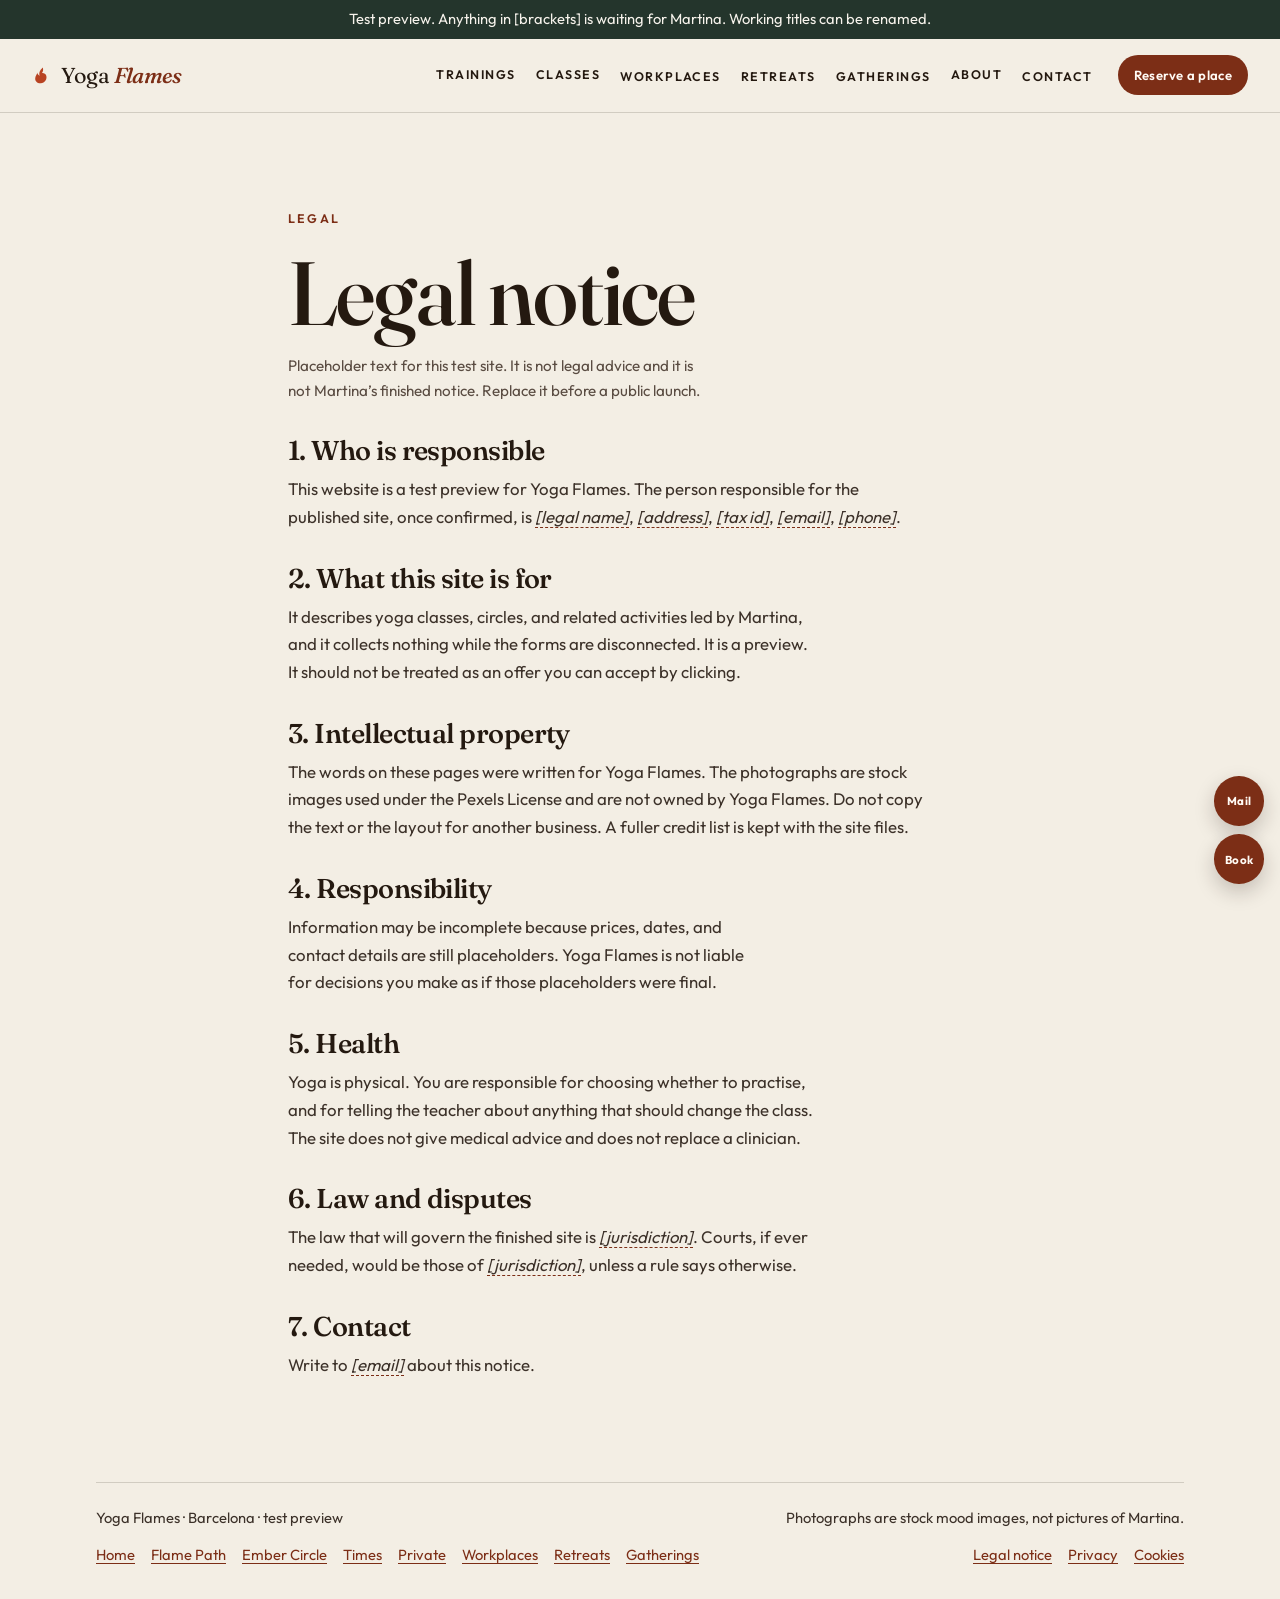
<file: test/legal.html>
<!DOCTYPE html>
<html lang="en">
<head>
  <meta charset="utf-8">
  <meta name="viewport" content="width=device-width, initial-scale=1">
  <meta name="robots" content="noindex, nofollow">
  <title>Legal notice · Yoga Flames</title>
  <meta name="description" content="Placeholder legal notice for the Yoga Flames test site.">
  <link rel="icon" href="favicon.svg" type="image/svg+xml">
  <link rel="preconnect" href="https://fonts.googleapis.com">
  <link rel="preconnect" href="https://fonts.gstatic.com" crossorigin>
  <link href="https://fonts.googleapis.com/css2?family=Fraunces:ital,opsz,wght@0,9..144,500;0,9..144,600;1,9..144,500&amp;family=Outfit:wght@400;500;600&amp;display=swap" rel="stylesheet">
  <link rel="stylesheet" href="css/styles.css">
</head>
<body>

<a class="skip" href="#main">Skip to content</a>
<p class="preview-banner">Test preview. Anything in [brackets] is waiting for Martina. Working titles can be renamed.</p>
<header class="site-header">
  <nav class="nav" aria-label="Primary">
    <a class="logo" href="index.html">
      <svg class="mark" viewBox="0 0 36 36" aria-hidden="true"><path fill="currentColor" d="M18 4c1.2 4.2.4 7.2-1.6 9.6 3.2-.6 6.4 1.2 7.4 4.4 1.6 5.2-1.8 10.8-7.2 12.2-6.4 1.6-12-2.4-11.2-8.6.6-4.2 3.2-6.4 3.4-9.2.2 2.8 2.2 4.6 4.2 5.4-1.8-3.6-.8-8.6 5-13.8z"/></svg>
      <span>Yoga <em>Flames</em></span>
    </a>
    <button class="nav-toggle" type="button" aria-expanded="false" aria-controls="site-menu" aria-label="Open menu">
      <span></span><span></span><span></span>
    </button>
    <ul class="menu" id="site-menu">
      <li class="has-sub">
        <button type="button" aria-expanded="false" aria-controls="menu-train">Trainings</button>
        <ul class="sub" id="menu-train">
          <li><a href="immersion.html">Flame Path immersion</a></li>
          <li><a href="ember-circle.html">Ember Circle</a></li>
        </ul>
      </li>
      <li class="has-sub">
        <button type="button" aria-expanded="false" aria-controls="menu-classes">Classes</button>
        <ul class="sub" id="menu-classes">
          <li><a href="index.html#practices">Ways of practising</a></li>
          <li><a href="private.html">Private sessions</a></li>
          <li><a href="private.html#online">Online sessions</a></li>
          <li><a href="schedule.html">Times and booking</a></li>
        </ul>
      </li>
      <li><a href="workplaces.html">Workplaces</a></li>
      <li><a href="retreats.html">Retreats</a></li>
      <li><a href="gatherings.html">Gatherings</a></li>
      <li class="has-sub">
        <button type="button" aria-expanded="false" aria-controls="menu-about">About</button>
        <ul class="sub" id="menu-about">
          <li><a href="index.html#about">Martina’s path</a></li>
          <li><a href="index.html#voices">Sample voices</a></li>
        </ul>
      </li>
      <li><a href="index.html#contact">Contact</a></li>
      <li class="mobile-only"><a href="schedule.html#book">Reserve a place</a></li>
    </ul>
    <a class="btn nav-cta" href="schedule.html#book">Reserve a place</a>
  </nav>
</header>

<main id="main">

<section class="band">
  <div class="wrap prose">
    <p class="eyebrow">Legal</p>
    <h1>Legal notice</h1>
    <p class="note">Placeholder text for this test site. It is not legal advice and it is not Martina’s finished notice. Replace it before a public launch.</p>
    <h2>1. Who is responsible</h2>
    <p>This website is a test preview for Yoga Flames. The person responsible for the published site, once confirmed, is <span class="ph">[legal name]</span>, <span class="ph">[address]</span>, <span class="ph">[tax id]</span>, <span class="ph">[email]</span>, <span class="ph">[phone]</span>.</p>
    <h2>2. What this site is for</h2>
    <p>It describes yoga classes, circles, and related activities led by Martina, and it collects nothing while the forms are disconnected. It is a preview. It should not be treated as an offer you can accept by clicking.</p>
    <h2>3. Intellectual property</h2>
    <p>The words on these pages were written for Yoga Flames. The photographs are stock images used under the Pexels License and are not owned by Yoga Flames. Do not copy the text or the layout for another business. A fuller credit list is kept with the site files.</p>
    <h2>4. Responsibility</h2>
    <p>Information may be incomplete because prices, dates, and contact details are still placeholders. Yoga Flames is not liable for decisions you make as if those placeholders were final.</p>
    <h2>5. Health</h2>
    <p>Yoga is physical. You are responsible for choosing whether to practise, and for telling the teacher about anything that should change the class. The site does not give medical advice and does not replace a clinician.</p>
    <h2>6. Law and disputes</h2>
    <p>The law that will govern the finished site is <span class="ph">[jurisdiction]</span>. Courts, if ever needed, would be those of <span class="ph">[jurisdiction]</span>, unless a rule says otherwise.</p>
    <h2>7. Contact</h2>
    <p>Write to <span class="ph">[email]</span> about this notice.</p>
  </div>
</section>

</main>

<footer class="wrap site-footer">
  <span>Yoga Flames · Barcelona · test preview</span>
  <span>Photographs are stock mood images, not pictures of Martina.</span>
  <nav class="foot-links" aria-label="Pages">
    <a href="index.html">Home</a>
    <a href="immersion.html">Flame Path</a>
    <a href="ember-circle.html">Ember Circle</a>
    <a href="schedule.html">Times</a>
    <a href="private.html">Private</a>
    <a href="workplaces.html">Workplaces</a>
    <a href="retreats.html">Retreats</a>
    <a href="gatherings.html">Gatherings</a>
  </nav>
  <nav class="foot-links" aria-label="Legal">
    <a href="legal.html">Legal notice</a>
    <a href="privacy.html">Privacy</a>
    <a href="cookies.html">Cookies</a>
  </nav>
</footer>
<div class="floaters">
  <a class="floater" href="index.html#contact" aria-label="Contact">Mail</a>
  <a class="floater" href="schedule.html#book" aria-label="Reserve a place">Book</a>
</div>
<script src="js/nav.js"></script>

</body>
</html>
</file>
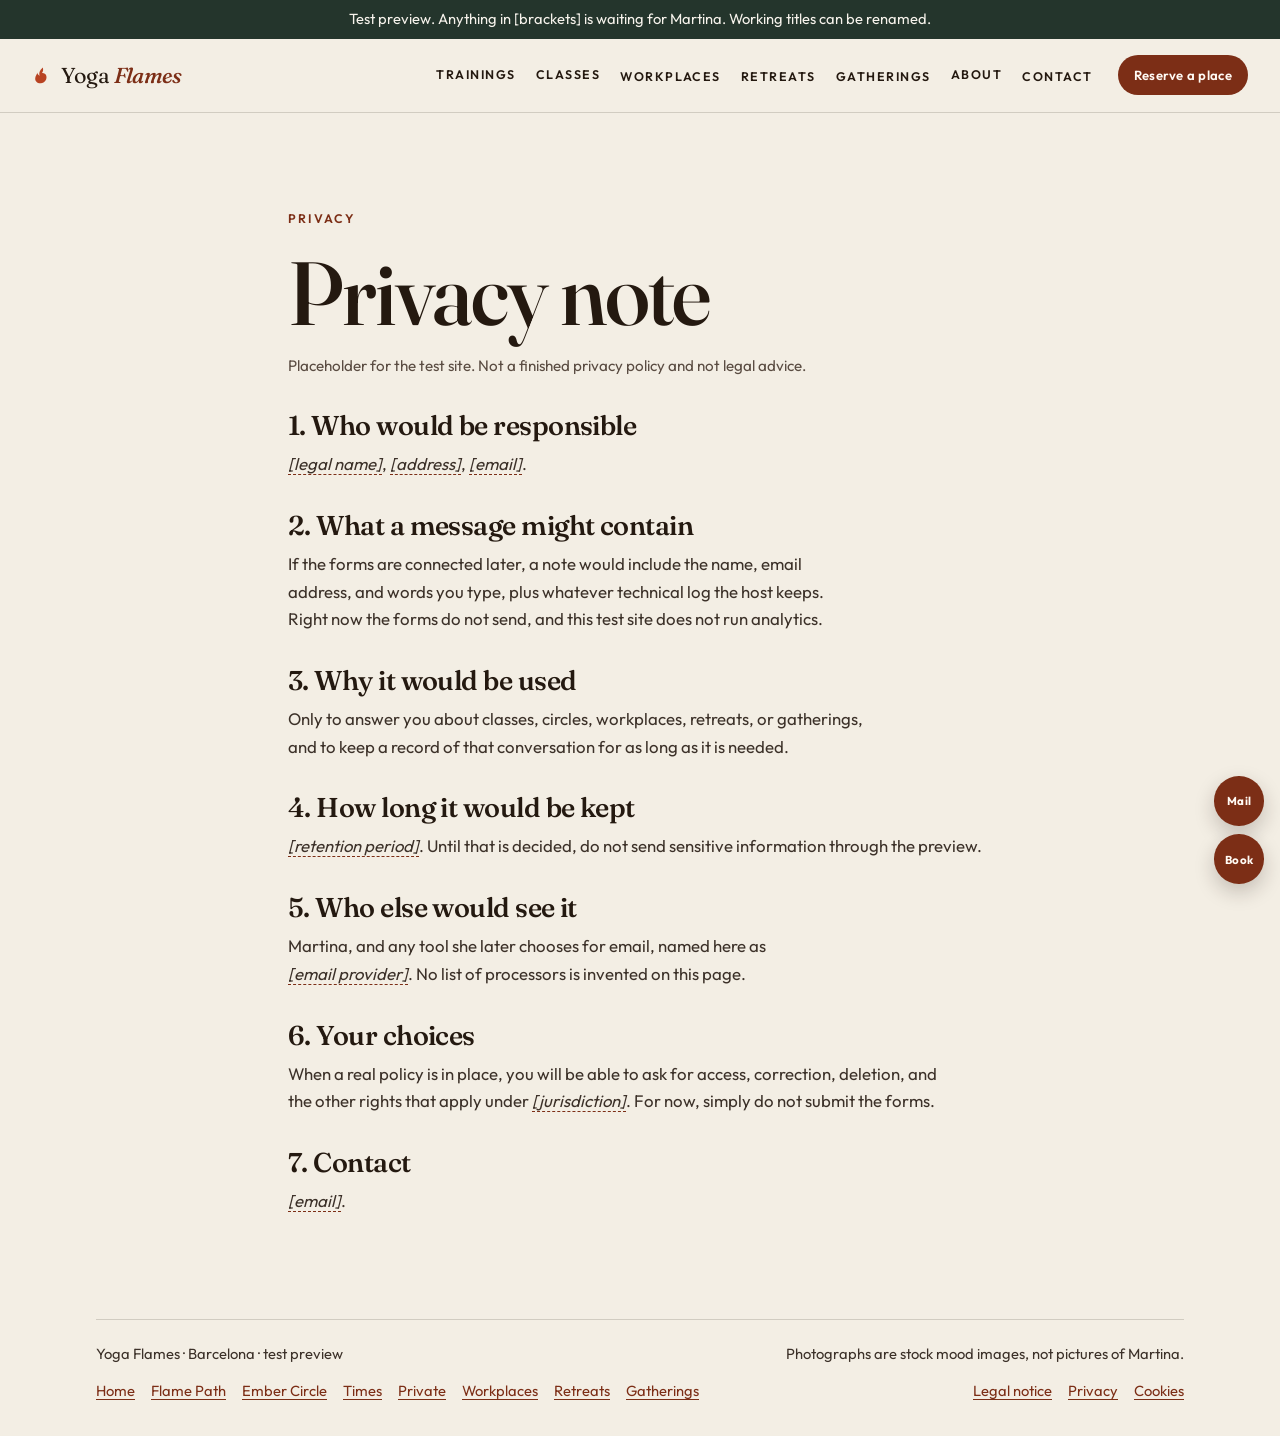
<file: test/privacy.html>
<!DOCTYPE html>
<html lang="en">
<head>
  <meta charset="utf-8">
  <meta name="viewport" content="width=device-width, initial-scale=1">
  <meta name="robots" content="noindex, nofollow">
  <title>Privacy · Yoga Flames</title>
  <meta name="description" content="Placeholder privacy note for the Yoga Flames test site. Forms are not connected.">
  <link rel="icon" href="favicon.svg" type="image/svg+xml">
  <link rel="preconnect" href="https://fonts.googleapis.com">
  <link rel="preconnect" href="https://fonts.gstatic.com" crossorigin>
  <link href="https://fonts.googleapis.com/css2?family=Fraunces:ital,opsz,wght@0,9..144,500;0,9..144,600;1,9..144,500&amp;family=Outfit:wght@400;500;600&amp;display=swap" rel="stylesheet">
  <link rel="stylesheet" href="css/styles.css">
</head>
<body>

<a class="skip" href="#main">Skip to content</a>
<p class="preview-banner">Test preview. Anything in [brackets] is waiting for Martina. Working titles can be renamed.</p>
<header class="site-header">
  <nav class="nav" aria-label="Primary">
    <a class="logo" href="index.html">
      <svg class="mark" viewBox="0 0 36 36" aria-hidden="true"><path fill="currentColor" d="M18 4c1.2 4.2.4 7.2-1.6 9.6 3.2-.6 6.4 1.2 7.4 4.4 1.6 5.2-1.8 10.8-7.2 12.2-6.4 1.6-12-2.4-11.2-8.6.6-4.2 3.2-6.4 3.4-9.2.2 2.8 2.2 4.6 4.2 5.4-1.8-3.6-.8-8.6 5-13.8z"/></svg>
      <span>Yoga <em>Flames</em></span>
    </a>
    <button class="nav-toggle" type="button" aria-expanded="false" aria-controls="site-menu" aria-label="Open menu">
      <span></span><span></span><span></span>
    </button>
    <ul class="menu" id="site-menu">
      <li class="has-sub">
        <button type="button" aria-expanded="false" aria-controls="menu-train">Trainings</button>
        <ul class="sub" id="menu-train">
          <li><a href="immersion.html">Flame Path immersion</a></li>
          <li><a href="ember-circle.html">Ember Circle</a></li>
        </ul>
      </li>
      <li class="has-sub">
        <button type="button" aria-expanded="false" aria-controls="menu-classes">Classes</button>
        <ul class="sub" id="menu-classes">
          <li><a href="index.html#practices">Ways of practising</a></li>
          <li><a href="private.html">Private sessions</a></li>
          <li><a href="private.html#online">Online sessions</a></li>
          <li><a href="schedule.html">Times and booking</a></li>
        </ul>
      </li>
      <li><a href="workplaces.html">Workplaces</a></li>
      <li><a href="retreats.html">Retreats</a></li>
      <li><a href="gatherings.html">Gatherings</a></li>
      <li class="has-sub">
        <button type="button" aria-expanded="false" aria-controls="menu-about">About</button>
        <ul class="sub" id="menu-about">
          <li><a href="index.html#about">Martina’s path</a></li>
          <li><a href="index.html#voices">Sample voices</a></li>
        </ul>
      </li>
      <li><a href="index.html#contact">Contact</a></li>
      <li class="mobile-only"><a href="schedule.html#book">Reserve a place</a></li>
    </ul>
    <a class="btn nav-cta" href="schedule.html#book">Reserve a place</a>
  </nav>
</header>

<main id="main">

<section class="band">
  <div class="wrap prose">
    <p class="eyebrow">Privacy</p>
    <h1>Privacy note</h1>
    <p class="note">Placeholder for the test site. Not a finished privacy policy and not legal advice.</p>
    <h2>1. Who would be responsible</h2>
    <p><span class="ph">[legal name]</span>, <span class="ph">[address]</span>, <span class="ph">[email]</span>.</p>
    <h2>2. What a message might contain</h2>
    <p>If the forms are connected later, a note would include the name, email address, and words you type, plus whatever technical log the host keeps. Right now the forms do not send, and this test site does not run analytics.</p>
    <h2>3. Why it would be used</h2>
    <p>Only to answer you about classes, circles, workplaces, retreats, or gatherings, and to keep a record of that conversation for as long as it is needed.</p>
    <h2>4. How long it would be kept</h2>
    <p><span class="ph">[retention period]</span>. Until that is decided, do not send sensitive information through the preview.</p>
    <h2>5. Who else would see it</h2>
    <p>Martina, and any tool she later chooses for email, named here as <span class="ph">[email provider]</span>. No list of processors is invented on this page.</p>
    <h2>6. Your choices</h2>
    <p>When a real policy is in place, you will be able to ask for access, correction, deletion, and the other rights that apply under <span class="ph">[jurisdiction]</span>. For now, simply do not submit the forms.</p>
    <h2>7. Contact</h2>
    <p><span class="ph">[email]</span>.</p>
  </div>
</section>

</main>

<footer class="wrap site-footer">
  <span>Yoga Flames · Barcelona · test preview</span>
  <span>Photographs are stock mood images, not pictures of Martina.</span>
  <nav class="foot-links" aria-label="Pages">
    <a href="index.html">Home</a>
    <a href="immersion.html">Flame Path</a>
    <a href="ember-circle.html">Ember Circle</a>
    <a href="schedule.html">Times</a>
    <a href="private.html">Private</a>
    <a href="workplaces.html">Workplaces</a>
    <a href="retreats.html">Retreats</a>
    <a href="gatherings.html">Gatherings</a>
  </nav>
  <nav class="foot-links" aria-label="Legal">
    <a href="legal.html">Legal notice</a>
    <a href="privacy.html">Privacy</a>
    <a href="cookies.html">Cookies</a>
  </nav>
</footer>
<div class="floaters">
  <a class="floater" href="index.html#contact" aria-label="Contact">Mail</a>
  <a class="floater" href="schedule.html#book" aria-label="Reserve a place">Book</a>
</div>
<script src="js/nav.js"></script>

</body>
</html>
</file>
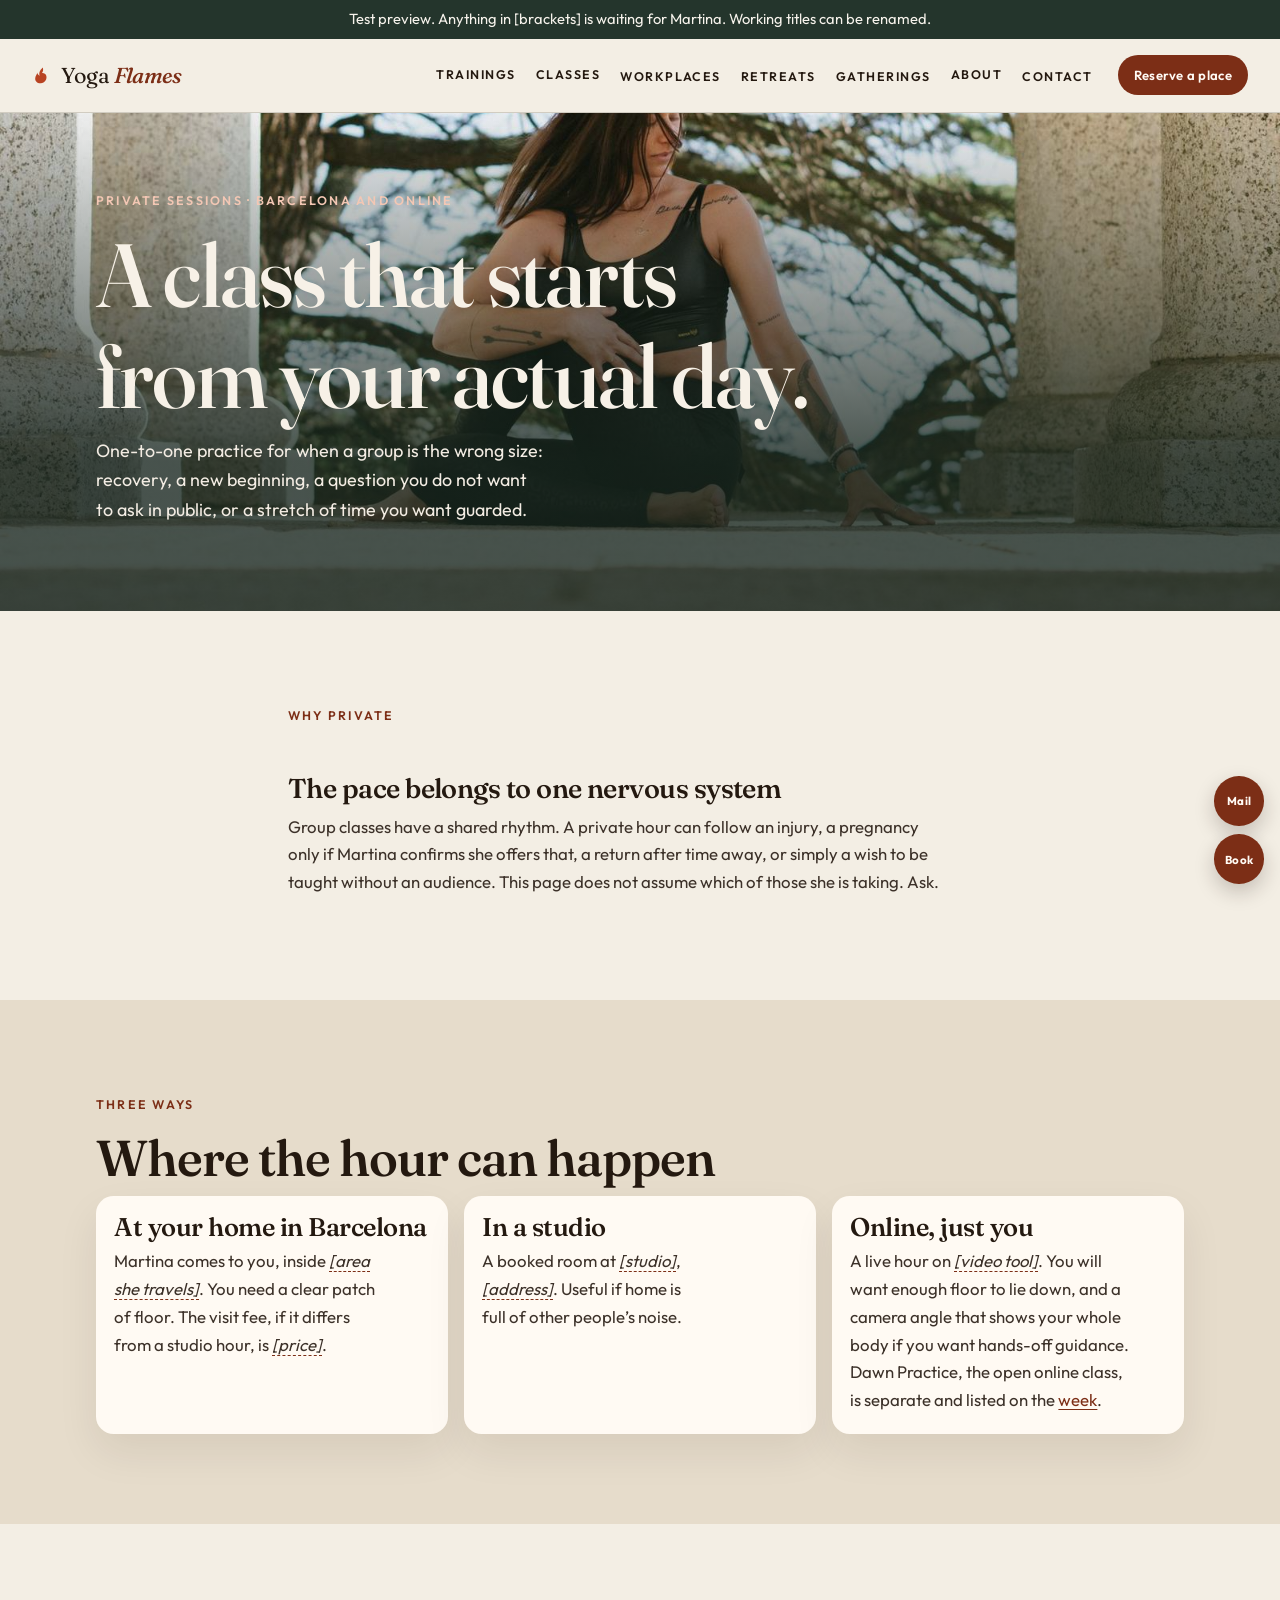
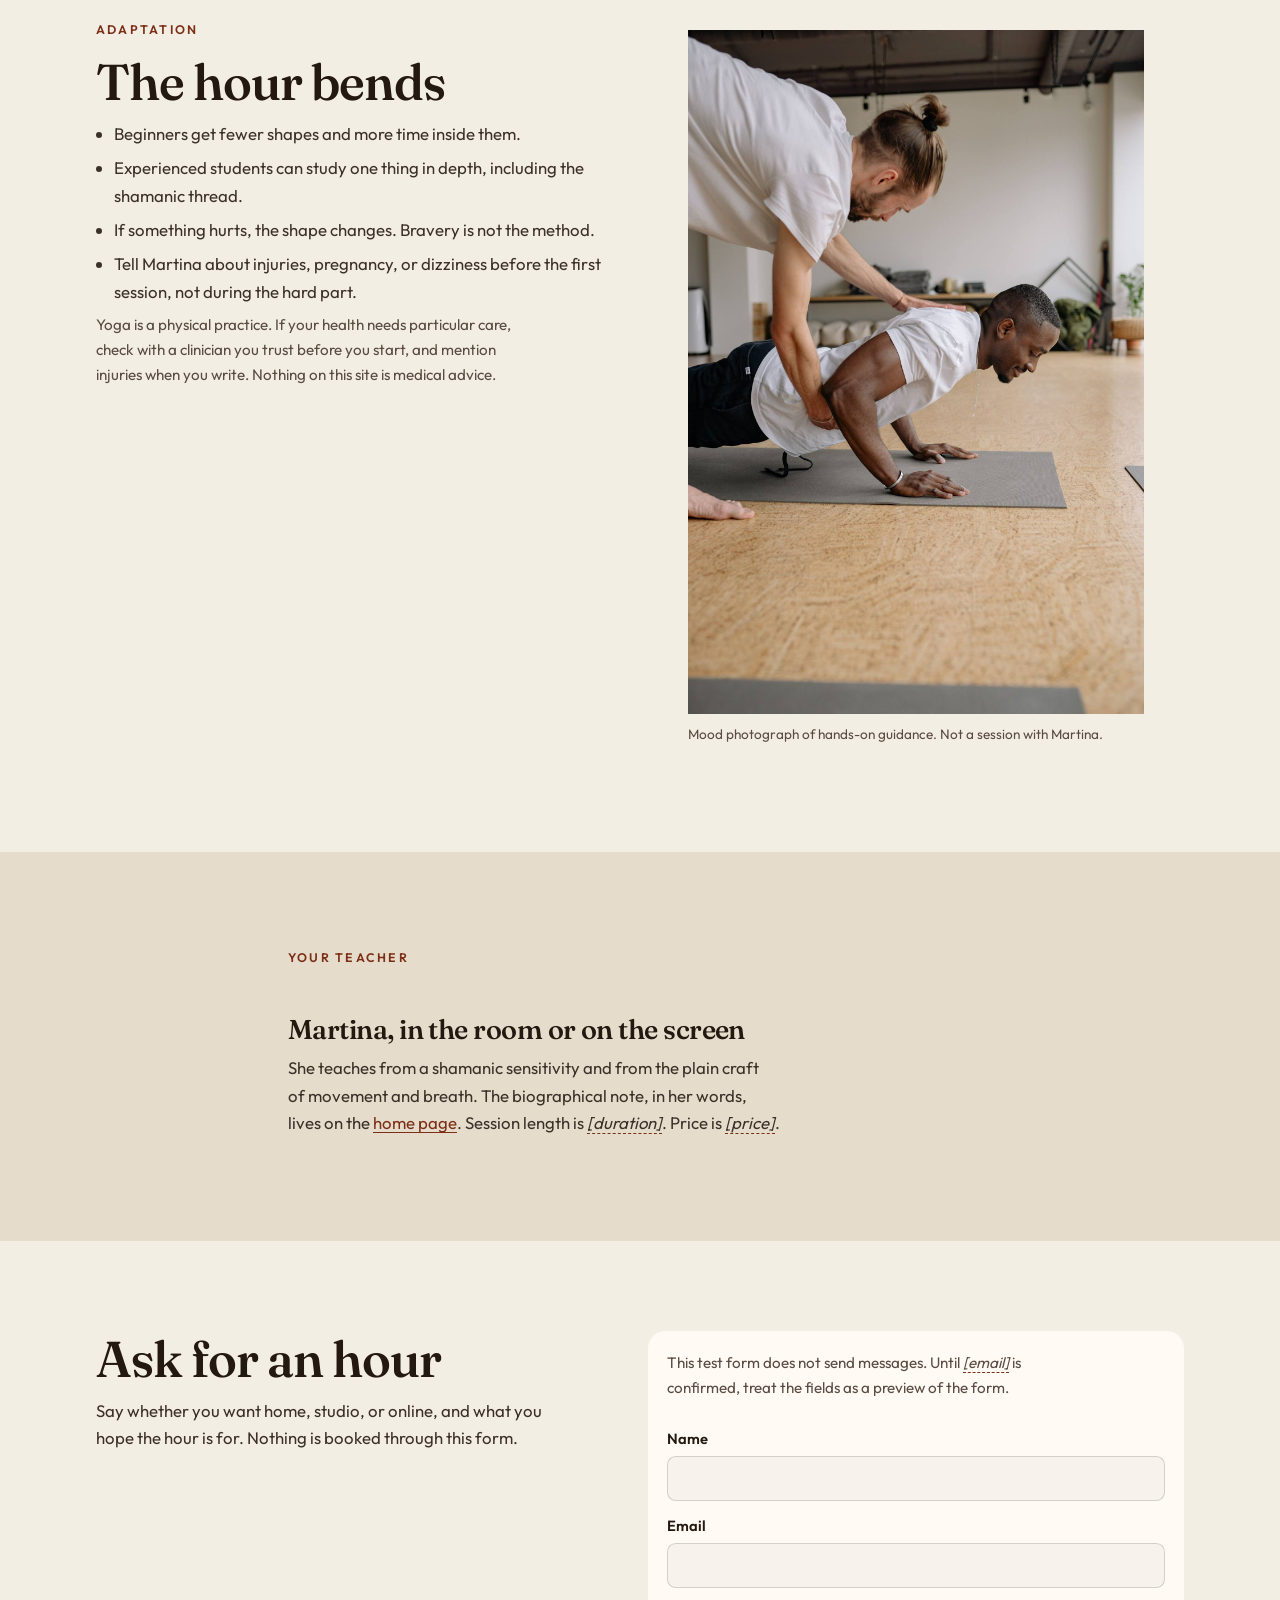
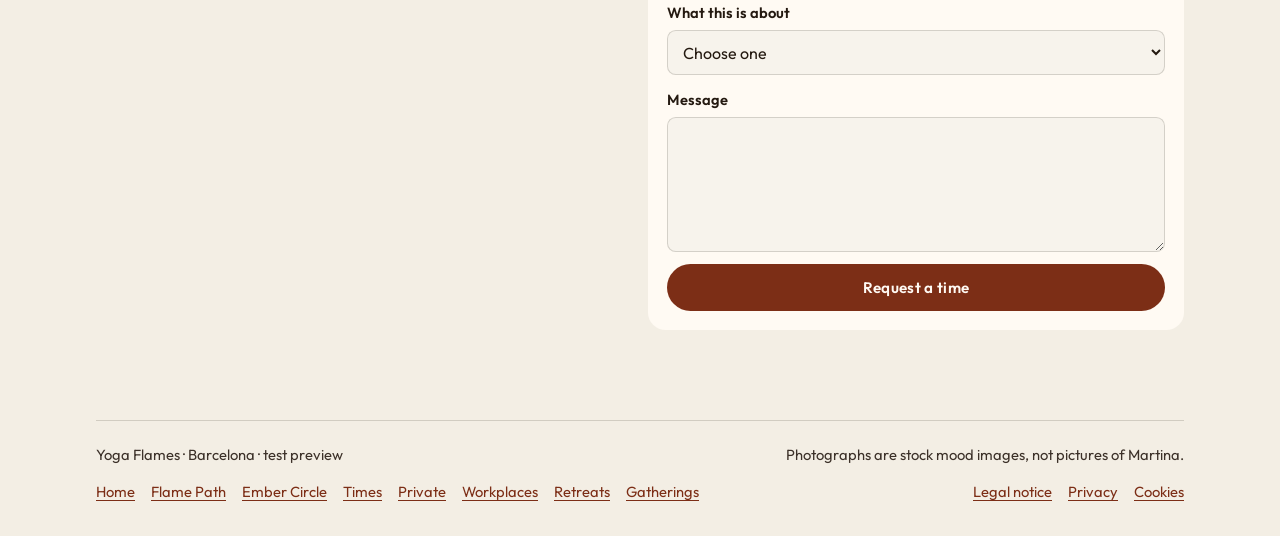
<file: test/private.html>
<!DOCTYPE html>
<html lang="en">
<head>
  <meta charset="utf-8">
  <meta name="viewport" content="width=device-width, initial-scale=1">
  <meta name="robots" content="noindex, nofollow">
  <title>Private yoga sessions · Yoga Flames</title>
  <meta name="description" content="Test page for one-to-one yoga with Martina in Barcelona or online. Prices, areas, and tools are placeholders.">
  <link rel="icon" href="favicon.svg" type="image/svg+xml">
  <link rel="preconnect" href="https://fonts.googleapis.com">
  <link rel="preconnect" href="https://fonts.gstatic.com" crossorigin>
  <link href="https://fonts.googleapis.com/css2?family=Fraunces:ital,opsz,wght@0,9..144,500;0,9..144,600;1,9..144,500&amp;family=Outfit:wght@400;500;600&amp;display=swap" rel="stylesheet">
  <link rel="stylesheet" href="css/styles.css">
</head>
<body>

<a class="skip" href="#main">Skip to content</a>
<p class="preview-banner">Test preview. Anything in [brackets] is waiting for Martina. Working titles can be renamed.</p>
<header class="site-header">
  <nav class="nav" aria-label="Primary">
    <a class="logo" href="index.html">
      <svg class="mark" viewBox="0 0 36 36" aria-hidden="true"><path fill="currentColor" d="M18 4c1.2 4.2.4 7.2-1.6 9.6 3.2-.6 6.4 1.2 7.4 4.4 1.6 5.2-1.8 10.8-7.2 12.2-6.4 1.6-12-2.4-11.2-8.6.6-4.2 3.2-6.4 3.4-9.2.2 2.8 2.2 4.6 4.2 5.4-1.8-3.6-.8-8.6 5-13.8z"/></svg>
      <span>Yoga <em>Flames</em></span>
    </a>
    <button class="nav-toggle" type="button" aria-expanded="false" aria-controls="site-menu" aria-label="Open menu">
      <span></span><span></span><span></span>
    </button>
    <ul class="menu" id="site-menu">
      <li class="has-sub">
        <button type="button" aria-expanded="false" aria-controls="menu-train">Trainings</button>
        <ul class="sub" id="menu-train">
          <li><a href="immersion.html">Flame Path immersion</a></li>
          <li><a href="ember-circle.html">Ember Circle</a></li>
        </ul>
      </li>
      <li class="has-sub">
        <button type="button" aria-expanded="false" aria-controls="menu-classes">Classes</button>
        <ul class="sub" id="menu-classes">
          <li><a href="index.html#practices">Ways of practising</a></li>
          <li><a href="private.html" aria-current="page">Private sessions</a></li>
          <li><a href="private.html#online">Online sessions</a></li>
          <li><a href="schedule.html">Times and booking</a></li>
        </ul>
      </li>
      <li><a href="workplaces.html">Workplaces</a></li>
      <li><a href="retreats.html">Retreats</a></li>
      <li><a href="gatherings.html">Gatherings</a></li>
      <li class="has-sub">
        <button type="button" aria-expanded="false" aria-controls="menu-about">About</button>
        <ul class="sub" id="menu-about">
          <li><a href="index.html#about">Martina’s path</a></li>
          <li><a href="index.html#voices">Sample voices</a></li>
        </ul>
      </li>
      <li><a href="index.html#contact">Contact</a></li>
      <li class="mobile-only"><a href="schedule.html#book">Reserve a place</a></li>
    </ul>
    <a class="btn nav-cta" href="schedule.html#book">Reserve a place</a>
  </nav>
</header>

<main id="main">

<section class="page-hero">
  <img src="assets/img/window-sit.jpg" alt="A woman in a seated twist between stone columns. Mood photograph, not a portrait of Martina." width="1600" height="1067" fetchpriority="high">
  <div class="veil">
    <div class="wrap">
      <p class="eyebrow">Private sessions · Barcelona and online</p>
      <h1>A class that starts from your actual day.</h1>
      <p class="lede">One-to-one practice for when a group is the wrong size: recovery, a new beginning, a question you do not want to ask in public, or a stretch of time you want guarded.</p>
    </div>
  </div>
</section>
<section class="band">
  <div class="wrap prose">
    <p class="eyebrow">Why private</p>
    <h2>The pace belongs to one nervous system</h2>
    <p>Group classes have a shared rhythm. A private hour can follow an injury, a pregnancy only if Martina confirms she offers that, a return after time away, or simply a wish to be taught without an audience. This page does not assume which of those she is taking. Ask.</p>
  </div>
</section>
<section class="band sand" aria-labelledby="modes-title">
  <div class="wrap">
    <p class="eyebrow">Three ways</p>
    <h2 id="modes-title">Where the hour can happen</h2>
    <div class="grid-3">
      <article class="card">
        <h3>At your home in Barcelona</h3>
        <p>Martina comes to you, inside <span class="ph">[area she travels]</span>. You need a clear patch of floor. The visit fee, if it differs from a studio hour, is <span class="ph">[price]</span>.</p>
      </article>
      <article class="card">
        <h3>In a studio</h3>
        <p>A booked room at <span class="ph">[studio]</span>, <span class="ph">[address]</span>. Useful if home is full of other people’s noise.</p>
      </article>
      <article class="card" id="online">
        <h3>Online, just you</h3>
        <p>A live hour on <span class="ph">[video tool]</span>. You will want enough floor to lie down, and a camera angle that shows your whole body if you want hands-off guidance. Dawn Practice, the open online class, is separate and listed on the <a href="schedule.html">week</a>.</p>
      </article>
    </div>
  </div>
</section>
<section class="band" aria-labelledby="adapt-title">
  <div class="wrap grid-2">
    <div>
      <p class="eyebrow">Adaptation</p>
      <h2 id="adapt-title">The hour bends</h2>
      <ul class="check">
        <li>Beginners get fewer shapes and more time inside them.</li>
        <li>Experienced students can study one thing in depth, including the shamanic thread.</li>
        <li>If something hurts, the shape changes. Bravery is not the method.</li>
        <li>Tell Martina about injuries, pregnancy, or dizziness before the first session, not during the hard part.</li>
      </ul>
      <p class="note">Yoga is a physical practice. If your health needs particular care, check with a clinician you trust before you start, and mention injuries when you write. Nothing on this site is medical advice.</p>
    </div>
    <figure>
      <img src="assets/img/private-assist.jpg" alt="One person guiding another through a floor exercise. Mood photograph, not a session with Martina." width="1600" height="2400" decoding="async" loading="lazy">
      <figcaption class="caption">Mood photograph of hands-on guidance. Not a session with Martina.</figcaption>
    </figure>
  </div>
</section>
<section class="band sand">
  <div class="wrap prose">
    <p class="eyebrow">Your teacher</p>
    <h2>Martina, in the room or on the screen</h2>
    <p>She teaches from a shamanic sensitivity and from the plain craft of movement and breath. The biographical note, in her words, lives on the <a href="index.html#about">home page</a>. Session length is <span class="ph">[duration]</span>. Price is <span class="ph">[price]</span>.</p>
  </div>
</section>
<section class="band" id="book">
  <div class="wrap grid-2">
    <div>
      <h2>Ask for an hour</h2>
      <p>Say whether you want home, studio, or online, and what you hope the hour is for. Nothing is booked through this form.</p>
    </div>
    
        <form class="form" data-placeholder-form action="#received" method="post">
          <p class="note">This test form does not send messages. Until <span class="ph">[email]</span> is confirmed, treat the fields as a preview of the form.</p>
          <label>Name
            <input name="name" type="text" autocomplete="name" required>
          </label>
          <label>Email
            <input name="email" type="email" autocomplete="email" required>
          </label>
          <label>What this is about
            <select name="topic" required>
              <option value="">Choose one</option>
            <option>Private session at home</option>
            <option>Private session in a studio</option>
            <option>Private session online</option>
            <option>Not sure</option>
            </select>
          </label>
          <label>Message
            <textarea name="message" rows="5" required></textarea>
          </label>
          <button class="btn" type="submit">Request a time</button>
          <p class="form-note" hidden tabindex="-1">Nothing was sent. This preview has no inbox yet. Write to <span class="ph">[email]</span> when that address exists.</p>
        </form>

  </div>
</section>

</main>

<footer class="wrap site-footer">
  <span>Yoga Flames · Barcelona · test preview</span>
  <span>Photographs are stock mood images, not pictures of Martina.</span>
  <nav class="foot-links" aria-label="Pages">
    <a href="index.html">Home</a>
    <a href="immersion.html">Flame Path</a>
    <a href="ember-circle.html">Ember Circle</a>
    <a href="schedule.html">Times</a>
    <a href="private.html">Private</a>
    <a href="workplaces.html">Workplaces</a>
    <a href="retreats.html">Retreats</a>
    <a href="gatherings.html">Gatherings</a>
  </nav>
  <nav class="foot-links" aria-label="Legal">
    <a href="legal.html">Legal notice</a>
    <a href="privacy.html">Privacy</a>
    <a href="cookies.html">Cookies</a>
  </nav>
</footer>
<div class="floaters">
  <a class="floater" href="index.html#contact" aria-label="Contact">Mail</a>
  <a class="floater" href="schedule.html#book" aria-label="Reserve a place">Book</a>
</div>
<script src="js/nav.js"></script>

</body>
</html>
</file>
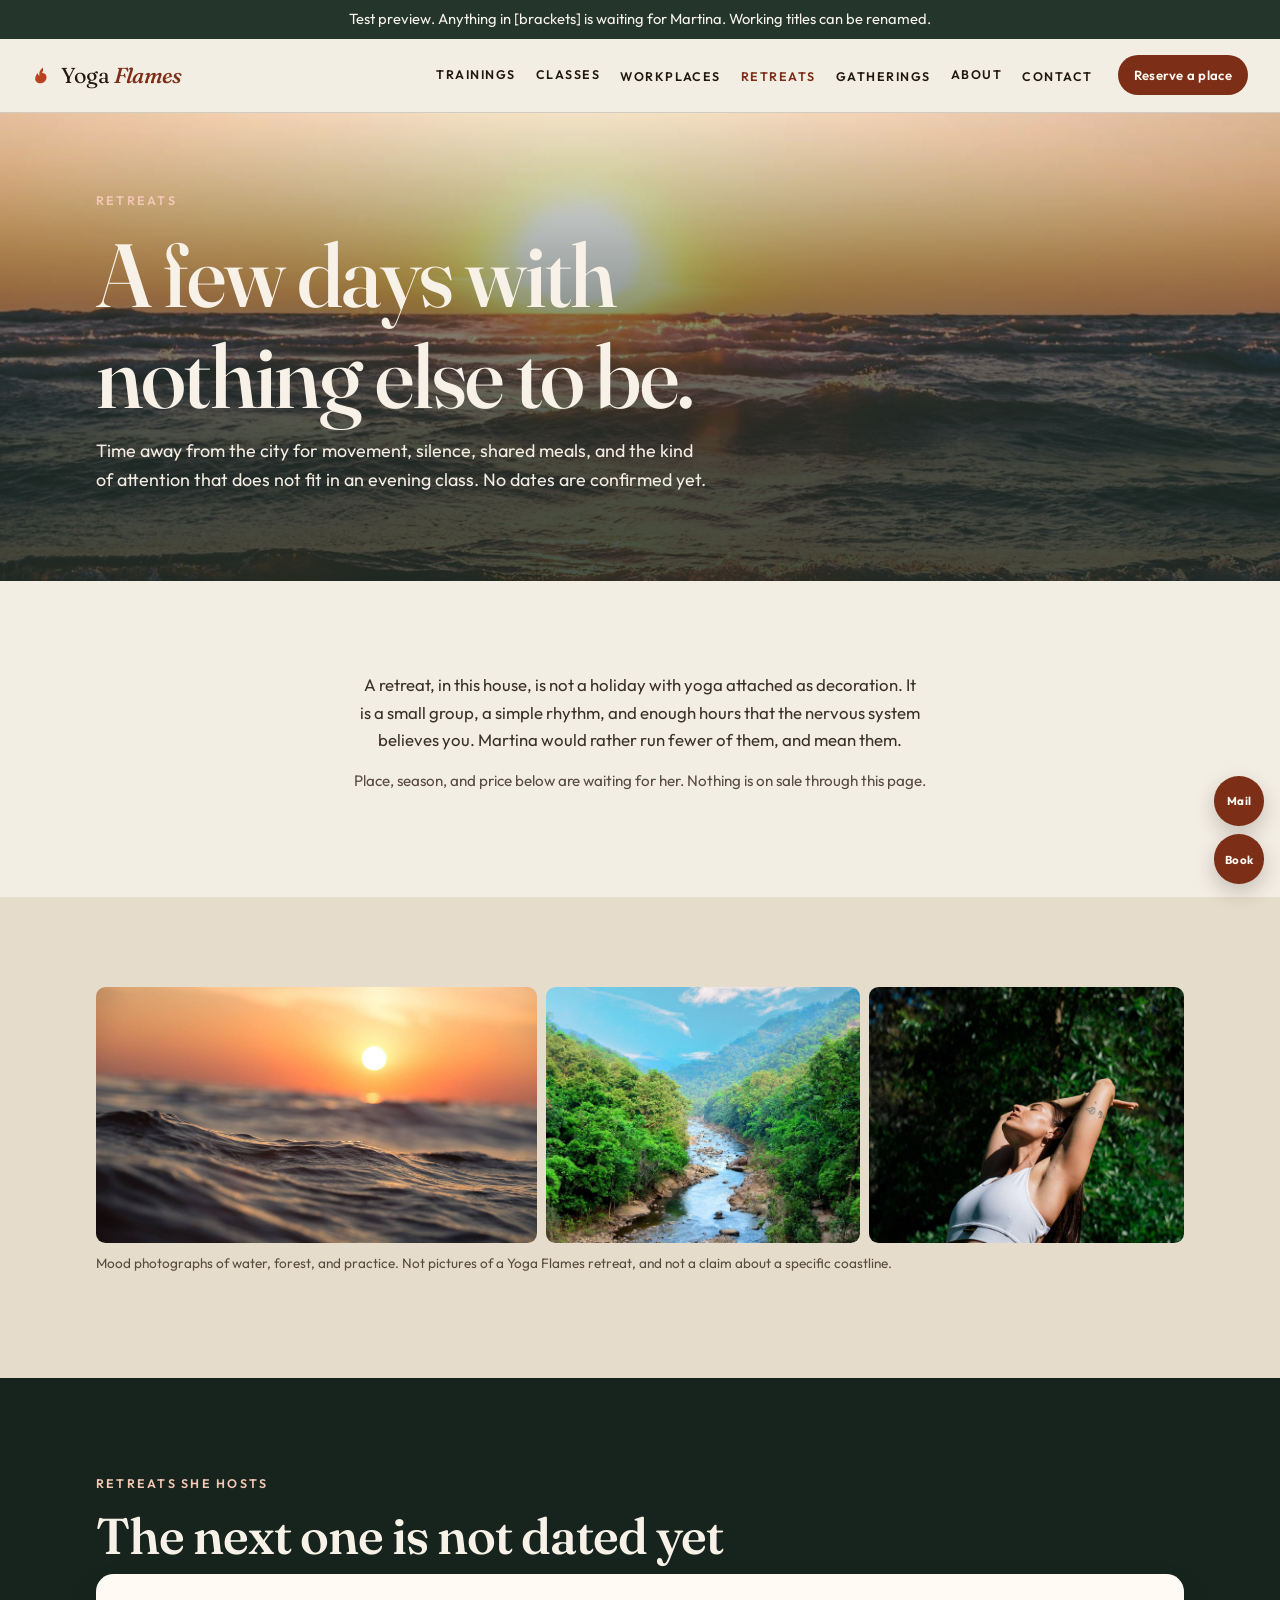
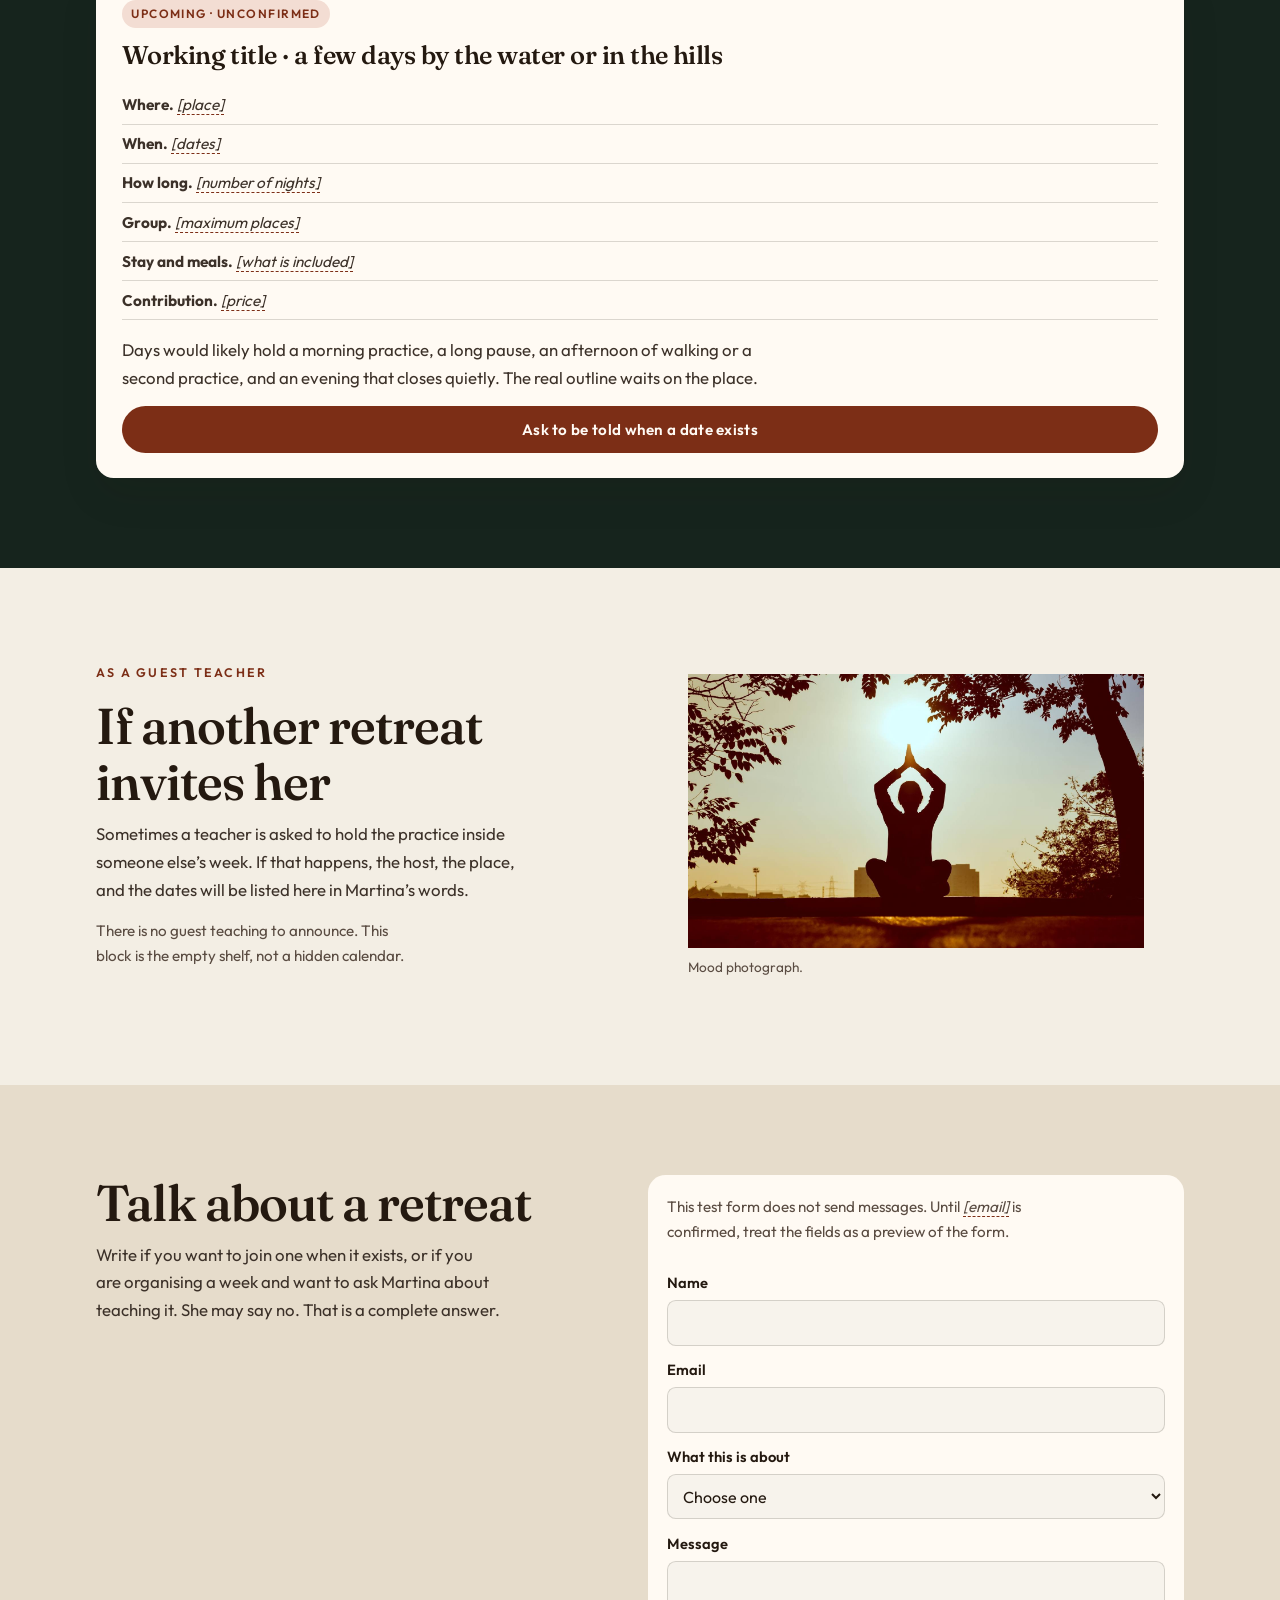
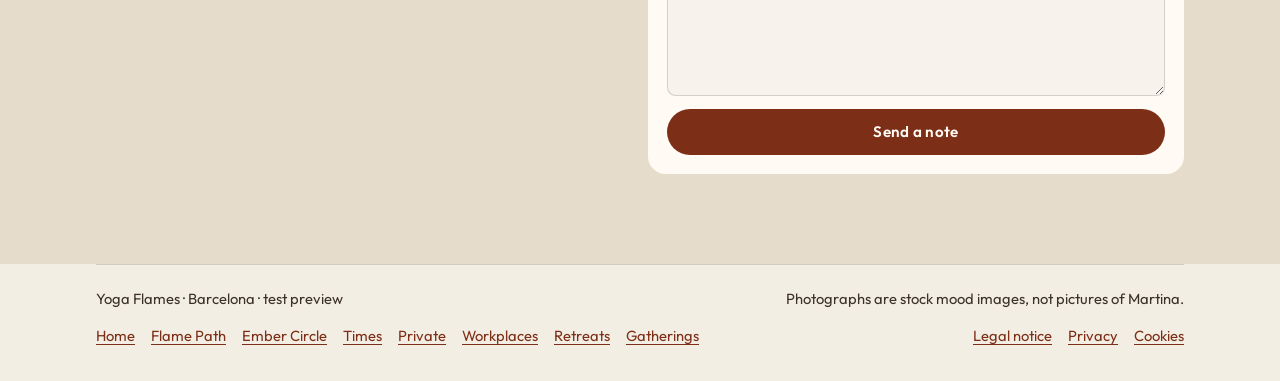
<file: test/retreats.html>
<!DOCTYPE html>
<html lang="en">
<head>
  <meta charset="utf-8">
  <meta name="viewport" content="width=device-width, initial-scale=1">
  <meta name="robots" content="noindex, nofollow">
  <title>Retreats · Yoga Flames</title>
  <meta name="description" content="Test page for future Yoga Flames retreats with Martina. No dates or places are confirmed.">
  <link rel="icon" href="favicon.svg" type="image/svg+xml">
  <link rel="preconnect" href="https://fonts.googleapis.com">
  <link rel="preconnect" href="https://fonts.gstatic.com" crossorigin>
  <link href="https://fonts.googleapis.com/css2?family=Fraunces:ital,opsz,wght@0,9..144,500;0,9..144,600;1,9..144,500&amp;family=Outfit:wght@400;500;600&amp;display=swap" rel="stylesheet">
  <link rel="stylesheet" href="css/styles.css">
</head>
<body>

<a class="skip" href="#main">Skip to content</a>
<p class="preview-banner">Test preview. Anything in [brackets] is waiting for Martina. Working titles can be renamed.</p>
<header class="site-header">
  <nav class="nav" aria-label="Primary">
    <a class="logo" href="index.html">
      <svg class="mark" viewBox="0 0 36 36" aria-hidden="true"><path fill="currentColor" d="M18 4c1.2 4.2.4 7.2-1.6 9.6 3.2-.6 6.4 1.2 7.4 4.4 1.6 5.2-1.8 10.8-7.2 12.2-6.4 1.6-12-2.4-11.2-8.6.6-4.2 3.2-6.4 3.4-9.2.2 2.8 2.2 4.6 4.2 5.4-1.8-3.6-.8-8.6 5-13.8z"/></svg>
      <span>Yoga <em>Flames</em></span>
    </a>
    <button class="nav-toggle" type="button" aria-expanded="false" aria-controls="site-menu" aria-label="Open menu">
      <span></span><span></span><span></span>
    </button>
    <ul class="menu" id="site-menu">
      <li class="has-sub">
        <button type="button" aria-expanded="false" aria-controls="menu-train">Trainings</button>
        <ul class="sub" id="menu-train">
          <li><a href="immersion.html">Flame Path immersion</a></li>
          <li><a href="ember-circle.html">Ember Circle</a></li>
        </ul>
      </li>
      <li class="has-sub">
        <button type="button" aria-expanded="false" aria-controls="menu-classes">Classes</button>
        <ul class="sub" id="menu-classes">
          <li><a href="index.html#practices">Ways of practising</a></li>
          <li><a href="private.html">Private sessions</a></li>
          <li><a href="private.html#online">Online sessions</a></li>
          <li><a href="schedule.html">Times and booking</a></li>
        </ul>
      </li>
      <li><a href="workplaces.html">Workplaces</a></li>
      <li><a href="retreats.html" aria-current="page">Retreats</a></li>
      <li><a href="gatherings.html">Gatherings</a></li>
      <li class="has-sub">
        <button type="button" aria-expanded="false" aria-controls="menu-about">About</button>
        <ul class="sub" id="menu-about">
          <li><a href="index.html#about">Martina’s path</a></li>
          <li><a href="index.html#voices">Sample voices</a></li>
        </ul>
      </li>
      <li><a href="index.html#contact">Contact</a></li>
      <li class="mobile-only"><a href="schedule.html#book">Reserve a place</a></li>
    </ul>
    <a class="btn nav-cta" href="schedule.html#book">Reserve a place</a>
  </nav>
</header>

<main id="main">

<section class="page-hero">
  <img src="assets/img/sea-sunset.jpg" alt="The sun setting over the sea, with light on the wet sand." width="1600" height="2400" fetchpriority="high">
  <div class="veil">
    <div class="wrap">
      <p class="eyebrow">Retreats</p>
      <h1>A few days with nothing else to be.</h1>
      <p class="lede">Time away from the city for movement, silence, shared meals, and the kind of attention that does not fit in an evening class. No dates are confirmed yet.</p>
    </div>
  </div>
</section>
<section class="band">
  <div class="wrap prose center">
    <p>A retreat, in this house, is not a holiday with yoga attached as decoration. It is a small group, a simple rhythm, and enough hours that the nervous system believes you. Martina would rather run fewer of them, and mean them.</p>
    <p class="note">Place, season, and price below are waiting for her. Nothing is on sale through this page.</p>
  </div>
</section>
<section class="band sand">
  <div class="wrap">
    <div class="photo-row">
      <img src="assets/img/sea-horizon.jpg" alt="Sunlight on the surface of the open sea." width="1600" height="1066" decoding="async" loading="lazy">
      <img src="assets/img/forest-river.jpg" alt="A river running through a densely forested valley." width="1600" height="1066" decoding="async" loading="lazy">
      <img src="assets/img/outdoor-stretch.jpg" alt="A woman stretching outdoors among trees. Mood photograph, not a portrait of Martina." width="1600" height="2240" decoding="async" loading="lazy">
    </div>
    <p class="caption">Mood photographs of water, forest, and practice. Not pictures of a Yoga Flames retreat, and not a claim about a specific coastline.</p>
  </div>
</section>
<section class="band moss" aria-labelledby="host-title">
  <div class="wrap">
    <p class="eyebrow">Retreats she hosts</p>
    <h2 id="host-title">The next one is not dated yet</h2>
    <article class="offer">
      <span class="badge">Upcoming · unconfirmed</span>
      <h3>Working title · a few days by the water or in the hills</h3>
      <ul class="meta-list">
        <li><strong>Where.</strong> <span class="ph">[place]</span></li>
        <li><strong>When.</strong> <span class="ph">[dates]</span></li>
        <li><strong>How long.</strong> <span class="ph">[number of nights]</span></li>
        <li><strong>Group.</strong> <span class="ph">[maximum places]</span></li>
        <li><strong>Stay and meals.</strong> <span class="ph">[what is included]</span></li>
        <li><strong>Contribution.</strong> <span class="ph">[price]</span></li>
      </ul>
      <p>Days would likely hold a morning practice, a long pause, an afternoon of walking or a second practice, and an evening that closes quietly. The real outline waits on the place.</p>
      <a class="btn" href="#ask">Ask to be told when a date exists</a>
    </article>
  </div>
</section>
<section class="band" aria-labelledby="guest-title">
  <div class="wrap grid-2">
    <div>
      <p class="eyebrow">As a guest teacher</p>
      <h2 id="guest-title">If another retreat invites her</h2>
      <p>Sometimes a teacher is asked to hold the practice inside someone else’s week. If that happens, the host, the place, and the dates will be listed here in Martina’s words.</p>
      <p class="note">There is no guest teaching to announce. This block is the empty shelf, not a hidden calendar.</p>
    </div>
    <figure>
      <img src="assets/img/sunset-silhouette.jpg" alt="A silhouetted figure seated in meditation against a low sun." width="1600" height="959" decoding="async" loading="lazy">
      <figcaption class="caption">Mood photograph.</figcaption>
    </figure>
  </div>
</section>
<section class="band sand" id="ask">
  <div class="wrap grid-2">
    <div>
      <h2>Talk about a retreat</h2>
      <p>Write if you want to join one when it exists, or if you are organising a week and want to ask Martina about teaching it. She may say no. That is a complete answer.</p>
    </div>
    
        <form class="form" data-placeholder-form action="#received" method="post">
          <p class="note">This test form does not send messages. Until <span class="ph">[email]</span> is confirmed, treat the fields as a preview of the form.</p>
          <label>Name
            <input name="name" type="text" autocomplete="name" required>
          </label>
          <label>Email
            <input name="email" type="email" autocomplete="email" required>
          </label>
          <label>What this is about
            <select name="topic" required>
              <option value="">Choose one</option>
            <option>Tell me when a retreat is dated</option>
            <option>I am organising a retreat</option>
            <option>Something else</option>
            </select>
          </label>
          <label>Message
            <textarea name="message" rows="5" required></textarea>
          </label>
          <button class="btn" type="submit">Send a note</button>
          <p class="form-note" hidden tabindex="-1">Nothing was sent. This preview has no inbox yet. Write to <span class="ph">[email]</span> when that address exists.</p>
        </form>

  </div>
</section>

</main>

<footer class="wrap site-footer">
  <span>Yoga Flames · Barcelona · test preview</span>
  <span>Photographs are stock mood images, not pictures of Martina.</span>
  <nav class="foot-links" aria-label="Pages">
    <a href="index.html">Home</a>
    <a href="immersion.html">Flame Path</a>
    <a href="ember-circle.html">Ember Circle</a>
    <a href="schedule.html">Times</a>
    <a href="private.html">Private</a>
    <a href="workplaces.html">Workplaces</a>
    <a href="retreats.html">Retreats</a>
    <a href="gatherings.html">Gatherings</a>
  </nav>
  <nav class="foot-links" aria-label="Legal">
    <a href="legal.html">Legal notice</a>
    <a href="privacy.html">Privacy</a>
    <a href="cookies.html">Cookies</a>
  </nav>
</footer>
<div class="floaters">
  <a class="floater" href="index.html#contact" aria-label="Contact">Mail</a>
  <a class="floater" href="schedule.html#book" aria-label="Reserve a place">Book</a>
</div>
<script src="js/nav.js"></script>

</body>
</html>
</file>
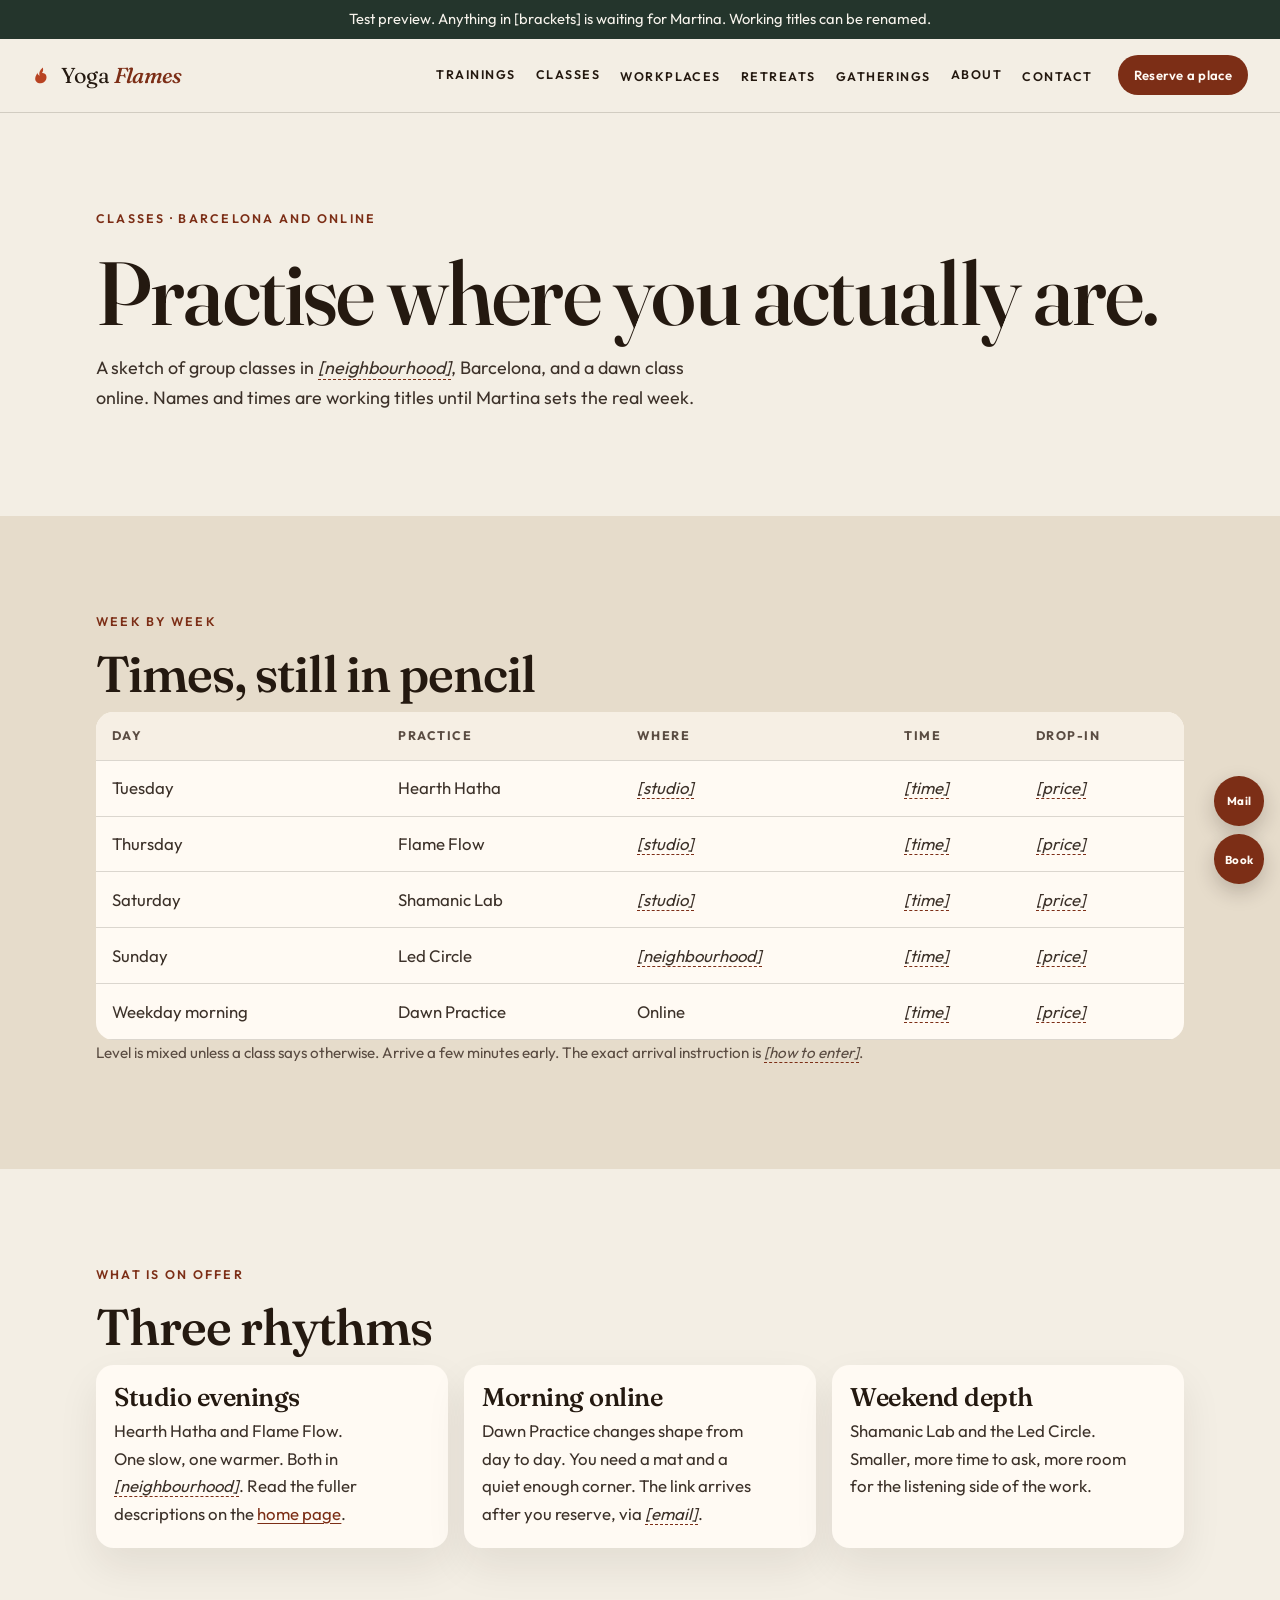
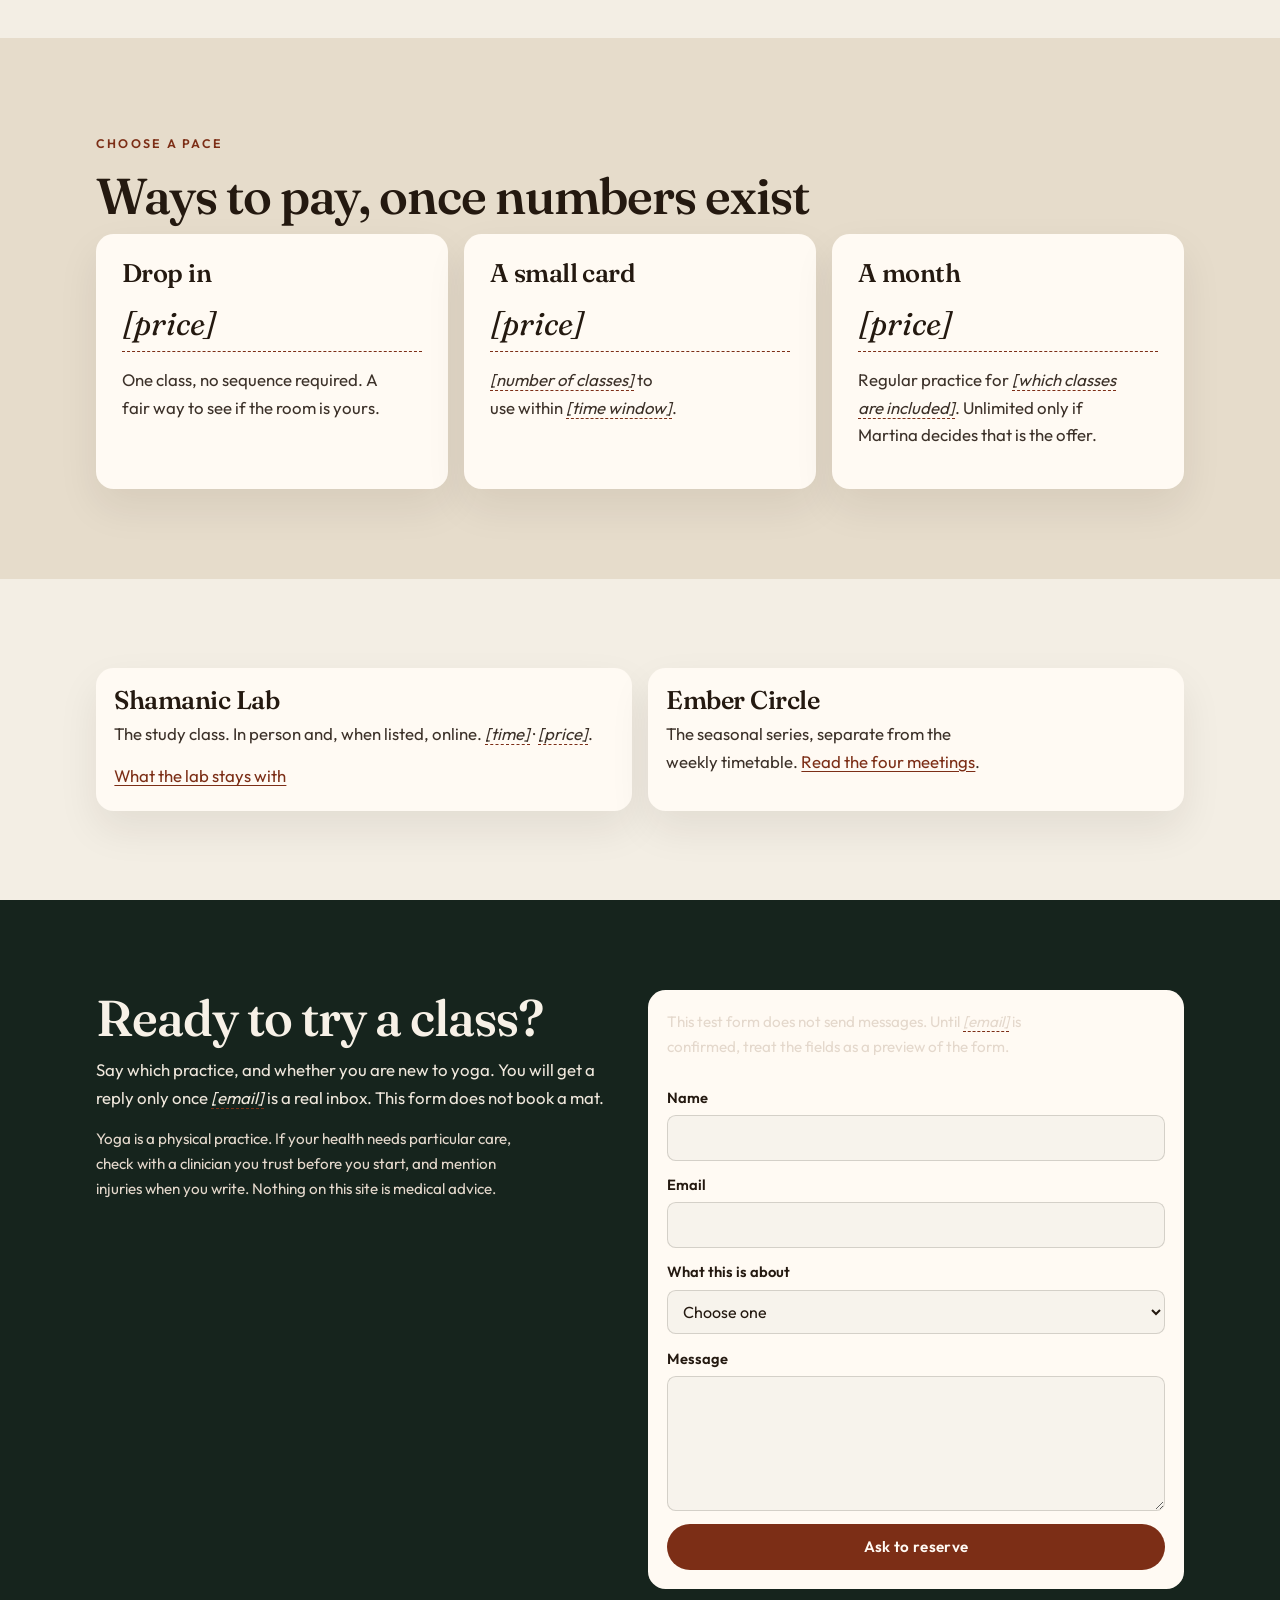
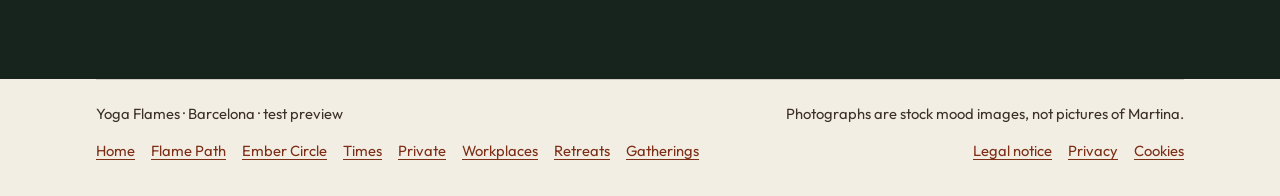
<file: test/schedule.html>
<!DOCTYPE html>
<html lang="en">
<head>
  <meta charset="utf-8">
  <meta name="viewport" content="width=device-width, initial-scale=1">
  <meta name="robots" content="noindex, nofollow">
  <title>Class times · Yoga Flames</title>
  <meta name="description" content="A placeholder weekly timetable for Yoga Flames classes in Barcelona and online.">
  <link rel="icon" href="favicon.svg" type="image/svg+xml">
  <link rel="preconnect" href="https://fonts.googleapis.com">
  <link rel="preconnect" href="https://fonts.gstatic.com" crossorigin>
  <link href="https://fonts.googleapis.com/css2?family=Fraunces:ital,opsz,wght@0,9..144,500;0,9..144,600;1,9..144,500&amp;family=Outfit:wght@400;500;600&amp;display=swap" rel="stylesheet">
  <link rel="stylesheet" href="css/styles.css">
</head>
<body>

<a class="skip" href="#main">Skip to content</a>
<p class="preview-banner">Test preview. Anything in [brackets] is waiting for Martina. Working titles can be renamed.</p>
<header class="site-header">
  <nav class="nav" aria-label="Primary">
    <a class="logo" href="index.html">
      <svg class="mark" viewBox="0 0 36 36" aria-hidden="true"><path fill="currentColor" d="M18 4c1.2 4.2.4 7.2-1.6 9.6 3.2-.6 6.4 1.2 7.4 4.4 1.6 5.2-1.8 10.8-7.2 12.2-6.4 1.6-12-2.4-11.2-8.6.6-4.2 3.2-6.4 3.4-9.2.2 2.8 2.2 4.6 4.2 5.4-1.8-3.6-.8-8.6 5-13.8z"/></svg>
      <span>Yoga <em>Flames</em></span>
    </a>
    <button class="nav-toggle" type="button" aria-expanded="false" aria-controls="site-menu" aria-label="Open menu">
      <span></span><span></span><span></span>
    </button>
    <ul class="menu" id="site-menu">
      <li class="has-sub">
        <button type="button" aria-expanded="false" aria-controls="menu-train">Trainings</button>
        <ul class="sub" id="menu-train">
          <li><a href="immersion.html">Flame Path immersion</a></li>
          <li><a href="ember-circle.html">Ember Circle</a></li>
        </ul>
      </li>
      <li class="has-sub">
        <button type="button" aria-expanded="false" aria-controls="menu-classes">Classes</button>
        <ul class="sub" id="menu-classes">
          <li><a href="index.html#practices">Ways of practising</a></li>
          <li><a href="private.html">Private sessions</a></li>
          <li><a href="private.html#online">Online sessions</a></li>
          <li><a href="schedule.html" aria-current="page">Times and booking</a></li>
        </ul>
      </li>
      <li><a href="workplaces.html">Workplaces</a></li>
      <li><a href="retreats.html">Retreats</a></li>
      <li><a href="gatherings.html">Gatherings</a></li>
      <li class="has-sub">
        <button type="button" aria-expanded="false" aria-controls="menu-about">About</button>
        <ul class="sub" id="menu-about">
          <li><a href="index.html#about">Martina’s path</a></li>
          <li><a href="index.html#voices">Sample voices</a></li>
        </ul>
      </li>
      <li><a href="index.html#contact">Contact</a></li>
      <li class="mobile-only"><a href="schedule.html#book">Reserve a place</a></li>
    </ul>
    <a class="btn nav-cta" href="schedule.html#book">Reserve a place</a>
  </nav>
</header>

<main id="main">

<section class="band" id="main-hero">
  <div class="wrap">
    <p class="eyebrow">Classes · Barcelona and online</p>
    <h1>Practise where you actually are.</h1>
    <p class="lede">A sketch of group classes in <span class="ph">[neighbourhood]</span>, Barcelona, and a dawn class online. Names and times are working titles until Martina sets the real week.</p>
  </div>
</section>
<section class="band sand" aria-labelledby="week-title">
  <div class="wrap">
    <p class="eyebrow">Week by week</p>
    <h2 id="week-title">Times, still in pencil</h2>
    <div class="table-wrap">
      <table class="times">
        <thead><tr><th scope="col">Day</th><th scope="col">Practice</th><th scope="col">Where</th><th scope="col">Time</th><th scope="col">Drop-in</th></tr></thead>
        <tbody>
          <tr>
            <td data-label="Day">Tuesday</td><td data-label="Practice">Hearth Hatha</td>
            <td data-label="Where"><span class="ph">[studio]</span></td><td data-label="Time"><span class="ph">[time]</span></td><td data-label="Drop-in"><span class="ph">[price]</span></td>
          </tr>
          <tr>
            <td data-label="Day">Thursday</td><td data-label="Practice">Flame Flow</td>
            <td data-label="Where"><span class="ph">[studio]</span></td><td data-label="Time"><span class="ph">[time]</span></td><td data-label="Drop-in"><span class="ph">[price]</span></td>
          </tr>
          <tr>
            <td data-label="Day">Saturday</td><td data-label="Practice">Shamanic Lab</td>
            <td data-label="Where"><span class="ph">[studio]</span></td><td data-label="Time"><span class="ph">[time]</span></td><td data-label="Drop-in"><span class="ph">[price]</span></td>
          </tr>
          <tr>
            <td data-label="Day">Sunday</td><td data-label="Practice">Led Circle</td>
            <td data-label="Where"><span class="ph">[neighbourhood]</span></td><td data-label="Time"><span class="ph">[time]</span></td><td data-label="Drop-in"><span class="ph">[price]</span></td>
          </tr>
          <tr>
            <td data-label="Day">Weekday morning</td><td data-label="Practice">Dawn Practice</td>
            <td data-label="Where">Online</td><td data-label="Time"><span class="ph">[time]</span></td><td data-label="Drop-in"><span class="ph">[price]</span></td>
          </tr>
        </tbody>
      </table>
    </div>
    <p class="note">Level is mixed unless a class says otherwise. Arrive a few minutes early. The exact arrival instruction is <span class="ph">[how to enter]</span>.</p>
  </div>
</section>
<section class="band" aria-labelledby="kinds-title">
  <div class="wrap">
    <p class="eyebrow">What is on offer</p>
    <h2 id="kinds-title">Three rhythms</h2>
    <div class="grid-3">
      <article class="card">
        <h3>Studio evenings</h3>
        <p>Hearth Hatha and Flame Flow. One slow, one warmer. Both in <span class="ph">[neighbourhood]</span>. Read the fuller descriptions on the <a href="index.html#practices">home page</a>.</p>
      </article>
      <article class="card">
        <h3>Morning online</h3>
        <p>Dawn Practice changes shape from day to day. You need a mat and a quiet enough corner. The link arrives after you reserve, via <span class="ph">[email]</span>.</p>
      </article>
      <article class="card">
        <h3>Weekend depth</h3>
        <p>Shamanic Lab and the Led Circle. Smaller, more time to ask, more room for the listening side of the work.</p>
      </article>
    </div>
  </div>
</section>
<section class="band sand" aria-labelledby="pace-title">
  <div class="wrap">
    <p class="eyebrow">Choose a pace</p>
    <h2 id="pace-title">Ways to pay, once numbers exist</h2>
    <div class="grid-3">
      <article class="offer">
        <h3>Drop in</h3>
        <p class="price ph">[price]</p>
        <p>One class, no sequence required. A fair way to see if the room is yours.</p>
      </article>
      <article class="offer">
        <h3>A small card</h3>
        <p class="price ph">[price]</p>
        <p><span class="ph">[number of classes]</span> to use within <span class="ph">[time window]</span>.</p>
      </article>
      <article class="offer">
        <h3>A month</h3>
        <p class="price ph">[price]</p>
        <p>Regular practice for <span class="ph">[which classes are included]</span>. Unlimited only if Martina decides that is the offer.</p>
      </article>
    </div>
  </div>
</section>
<section class="band">
  <div class="wrap grid-2">
    <article class="card">
      <h3>Shamanic Lab</h3>
      <p>The study class. In person and, when listed, online. <span class="ph">[time]</span> · <span class="ph">[price]</span>.</p>
      <p><a href="index.html#practices">What the lab stays with</a></p>
    </article>
    <article class="card">
      <h3>Ember Circle</h3>
      <p>The seasonal series, separate from the weekly timetable. <a href="ember-circle.html">Read the four meetings</a>.</p>
    </article>
  </div>
</section>
<section class="band moss" id="book">
  <div class="wrap grid-2">
    <div>
      <h2>Ready to try a class?</h2>
      <p>Say which practice, and whether you are new to yoga. You will get a reply only once <span class="ph">[email]</span> is a real inbox. This form does not book a mat.</p>
      <p class="note">Yoga is a physical practice. If your health needs particular care, check with a clinician you trust before you start, and mention injuries when you write. Nothing on this site is medical advice.</p>
    </div>
    
        <form class="form" data-placeholder-form action="#received" method="post">
          <p class="note">This test form does not send messages. Until <span class="ph">[email]</span> is confirmed, treat the fields as a preview of the form.</p>
          <label>Name
            <input name="name" type="text" autocomplete="name" required>
          </label>
          <label>Email
            <input name="email" type="email" autocomplete="email" required>
          </label>
          <label>What this is about
            <select name="topic" required>
              <option value="">Choose one</option>
            <option>Hearth Hatha</option>
            <option>Flame Flow</option>
            <option>Shamanic Lab</option>
            <option>Led Circle</option>
            <option>Dawn Practice online</option>
            <option>Not sure</option>
            </select>
          </label>
          <label>Message
            <textarea name="message" rows="5" required></textarea>
          </label>
          <button class="btn" type="submit">Ask to reserve</button>
          <p class="form-note" hidden tabindex="-1">Nothing was sent. This preview has no inbox yet. Write to <span class="ph">[email]</span> when that address exists.</p>
        </form>

  </div>
</section>

</main>

<footer class="wrap site-footer">
  <span>Yoga Flames · Barcelona · test preview</span>
  <span>Photographs are stock mood images, not pictures of Martina.</span>
  <nav class="foot-links" aria-label="Pages">
    <a href="index.html">Home</a>
    <a href="immersion.html">Flame Path</a>
    <a href="ember-circle.html">Ember Circle</a>
    <a href="schedule.html">Times</a>
    <a href="private.html">Private</a>
    <a href="workplaces.html">Workplaces</a>
    <a href="retreats.html">Retreats</a>
    <a href="gatherings.html">Gatherings</a>
  </nav>
  <nav class="foot-links" aria-label="Legal">
    <a href="legal.html">Legal notice</a>
    <a href="privacy.html">Privacy</a>
    <a href="cookies.html">Cookies</a>
  </nav>
</footer>
<div class="floaters">
  <a class="floater" href="index.html#contact" aria-label="Contact">Mail</a>
  <a class="floater" href="schedule.html#book" aria-label="Reserve a place">Book</a>
</div>
<script src="js/nav.js"></script>

</body>
</html>
</file>
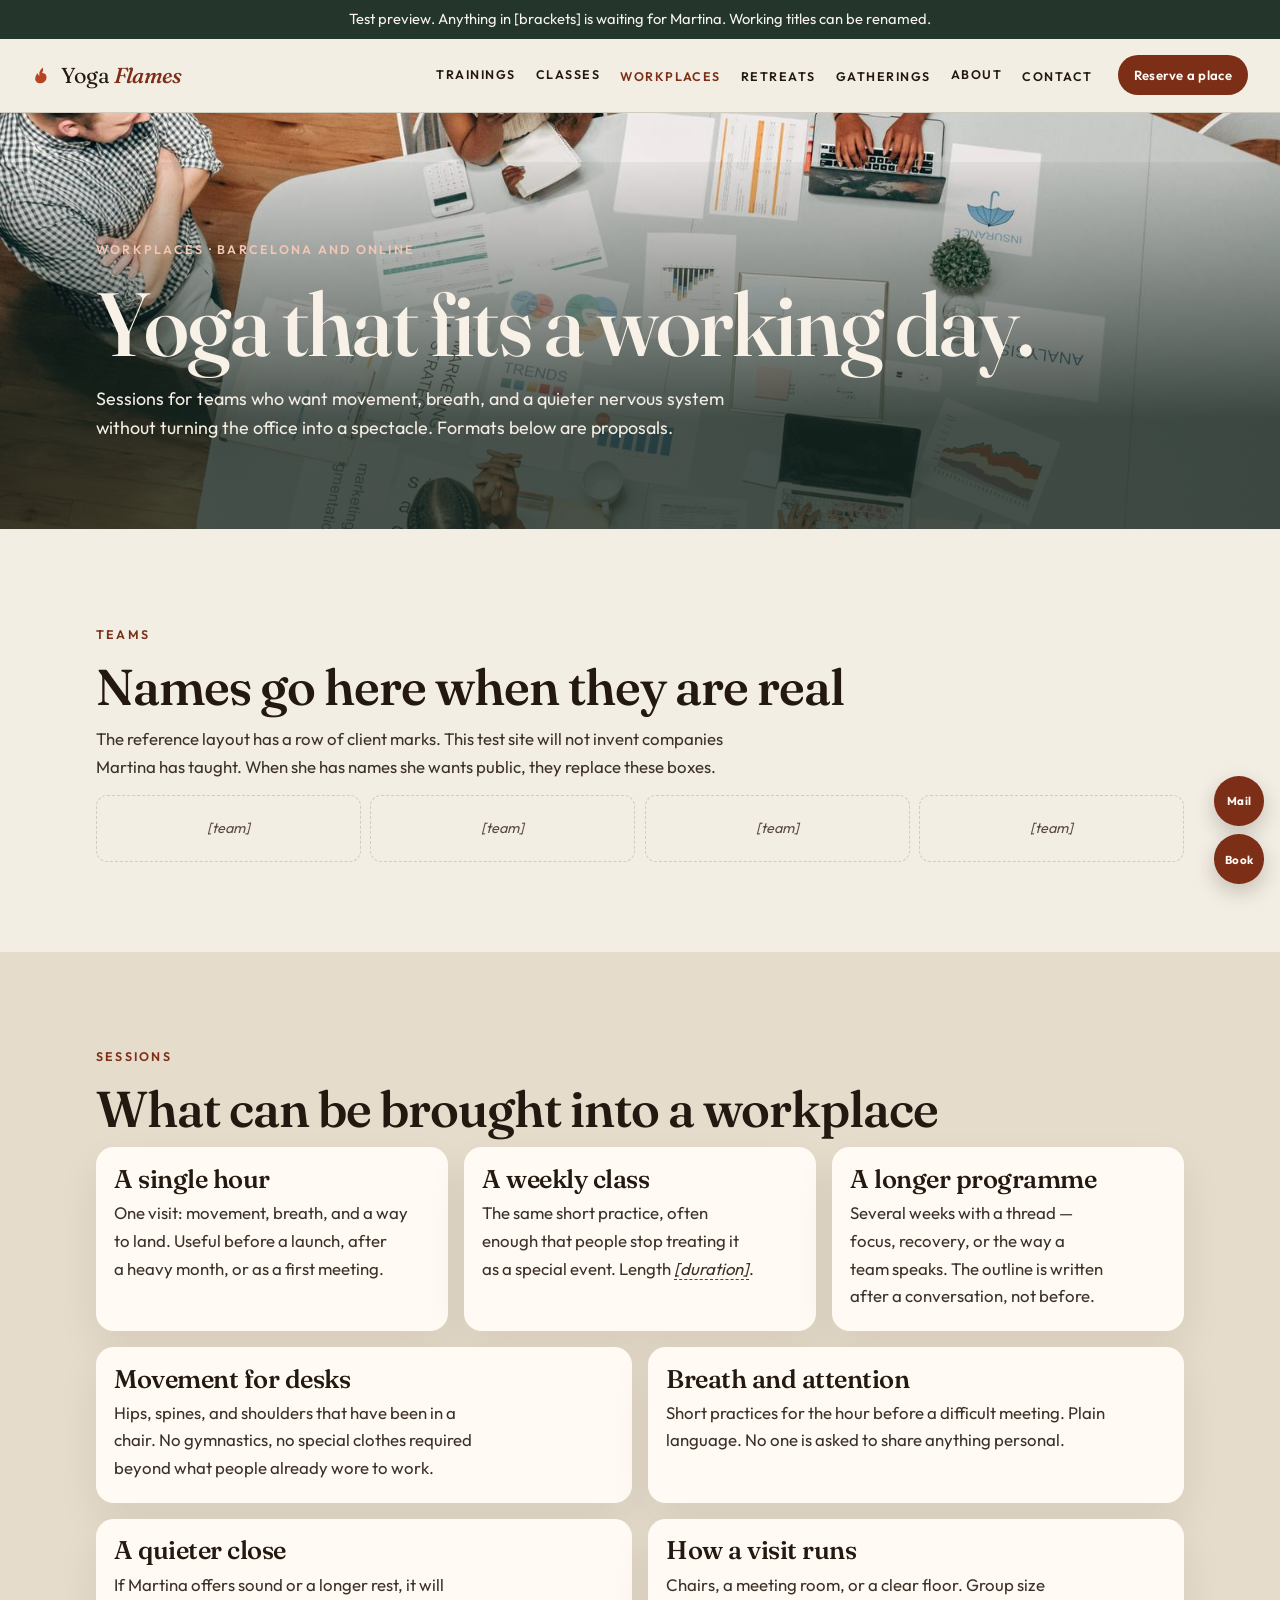
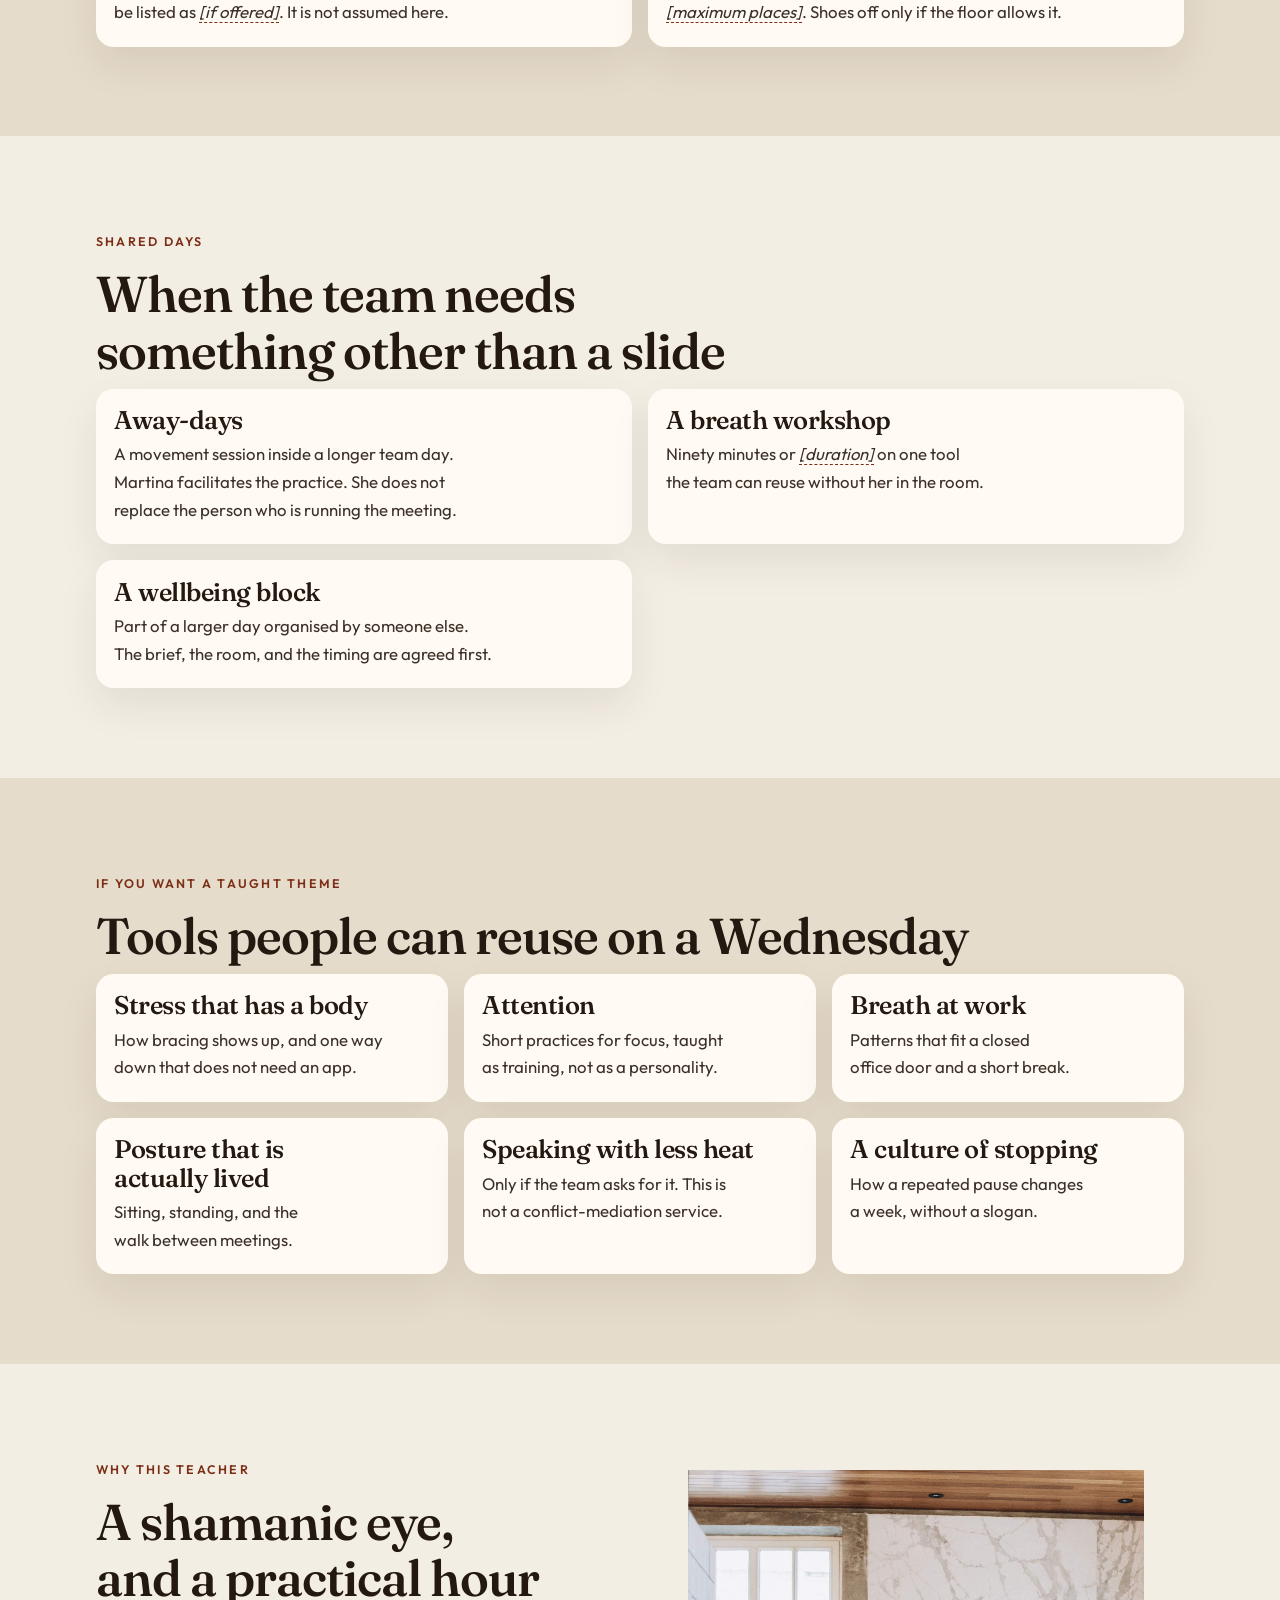
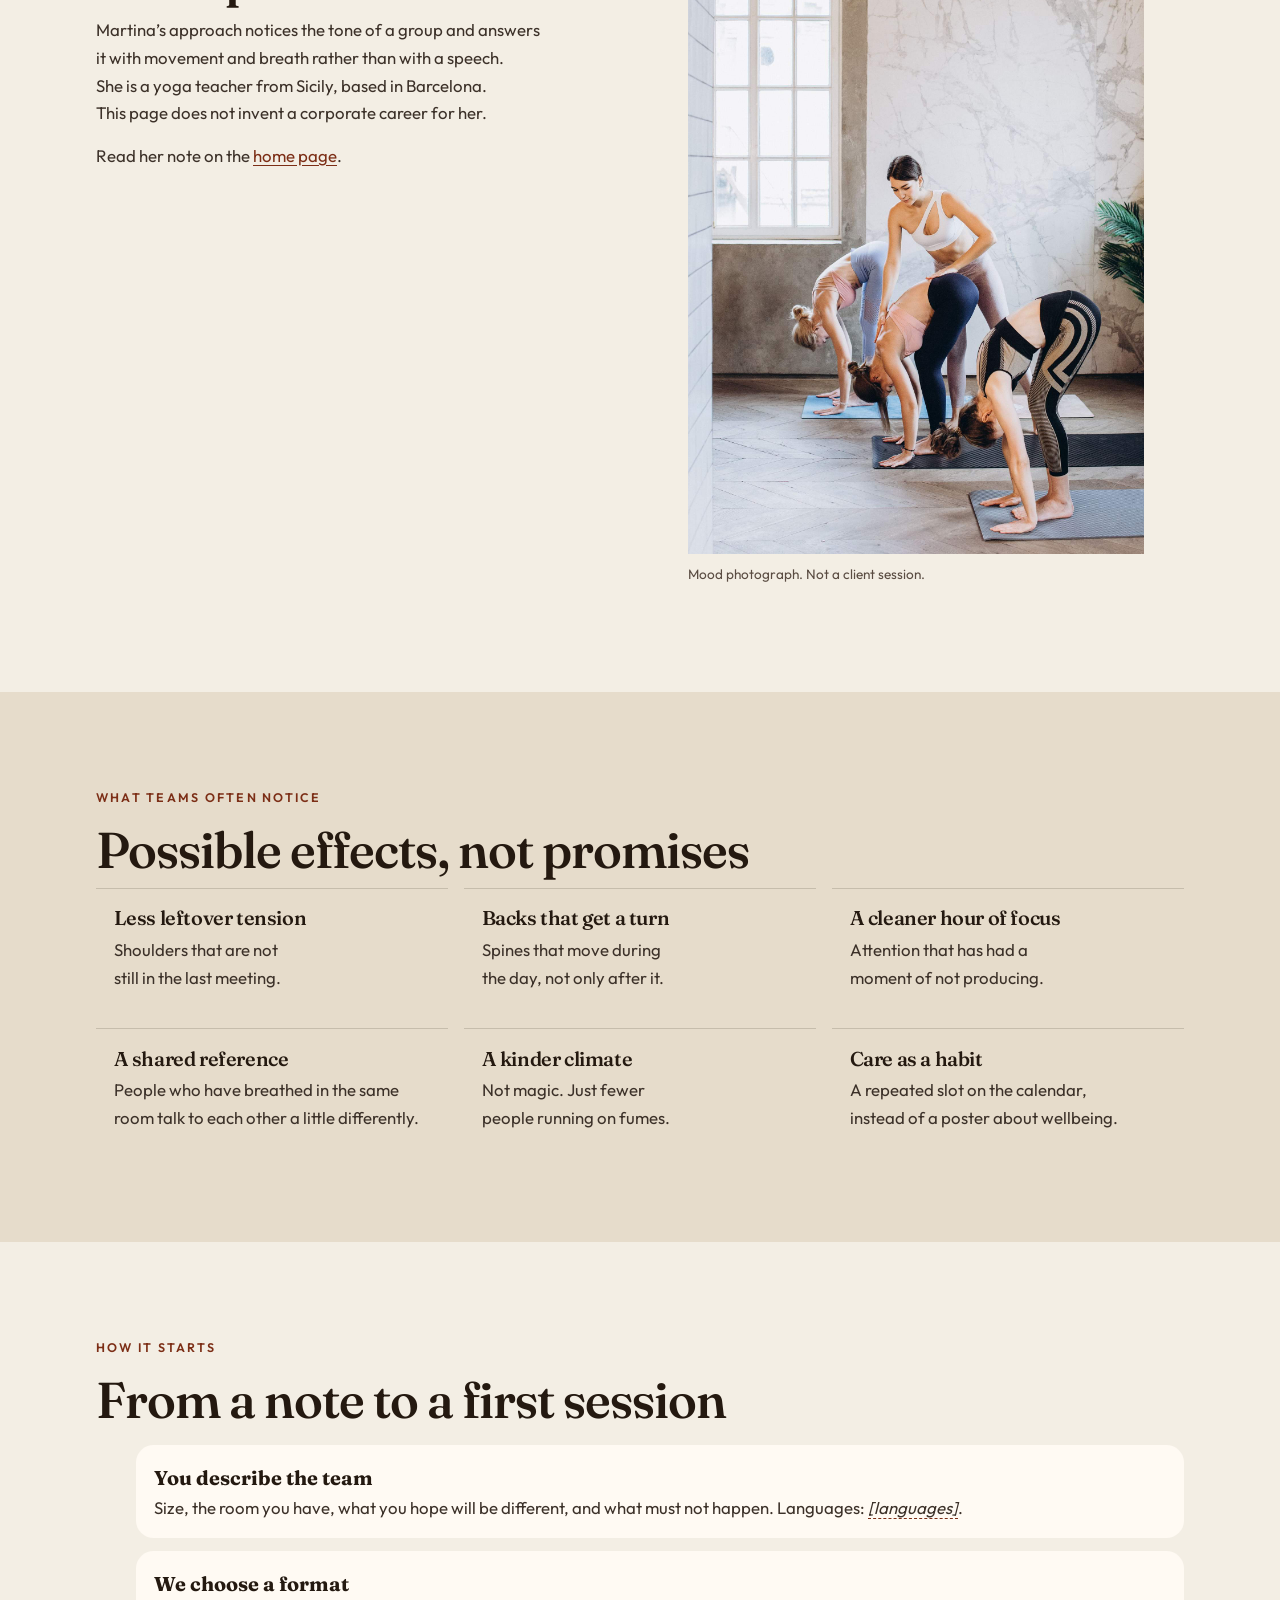
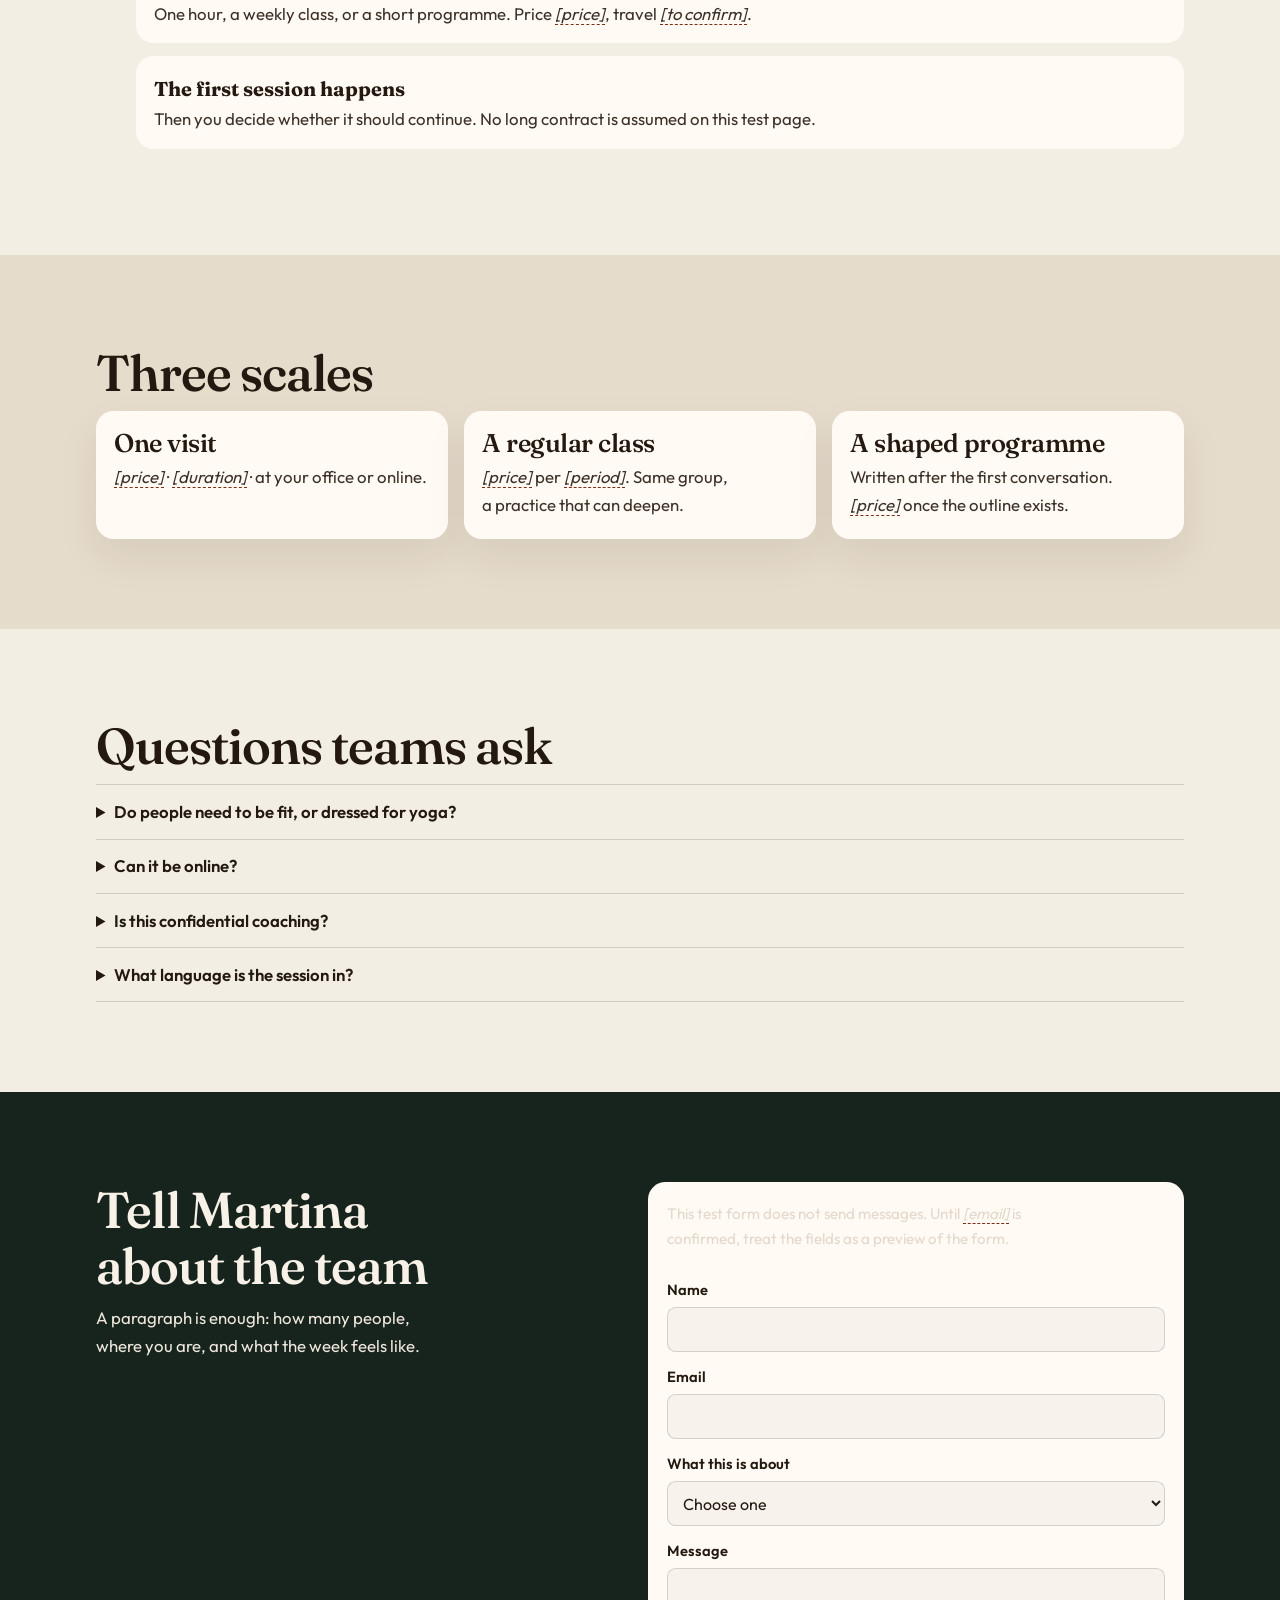
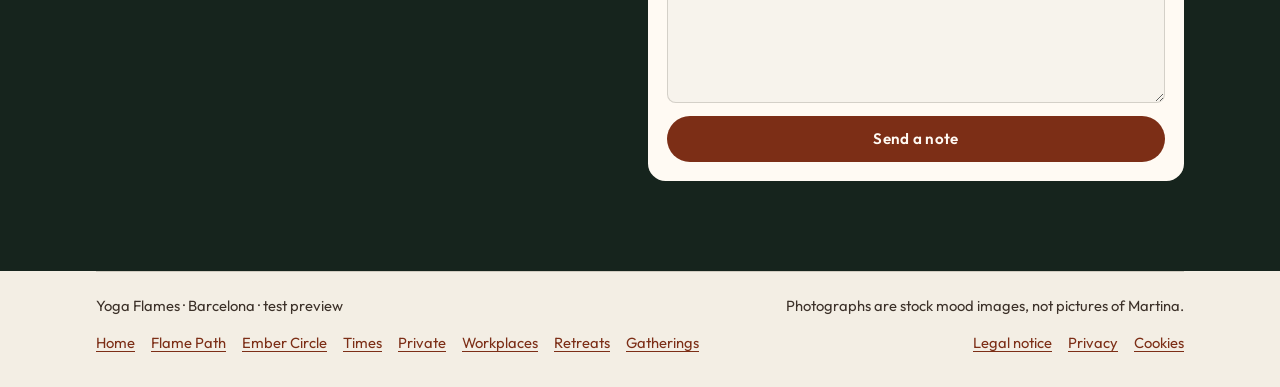
<file: test/workplaces.html>
<!DOCTYPE html>
<html lang="en">
<head>
  <meta charset="utf-8">
  <meta name="viewport" content="width=device-width, initial-scale=1">
  <meta name="robots" content="noindex, nofollow">
  <title>Yoga for workplaces · Yoga Flames</title>
  <meta name="description" content="Test page for workplace yoga and breath sessions with Martina of Yoga Flames. Client names and prices are placeholders.">
  <link rel="icon" href="favicon.svg" type="image/svg+xml">
  <link rel="preconnect" href="https://fonts.googleapis.com">
  <link rel="preconnect" href="https://fonts.gstatic.com" crossorigin>
  <link href="https://fonts.googleapis.com/css2?family=Fraunces:ital,opsz,wght@0,9..144,500;0,9..144,600;1,9..144,500&amp;family=Outfit:wght@400;500;600&amp;display=swap" rel="stylesheet">
  <link rel="stylesheet" href="css/styles.css">
</head>
<body>

<a class="skip" href="#main">Skip to content</a>
<p class="preview-banner">Test preview. Anything in [brackets] is waiting for Martina. Working titles can be renamed.</p>
<header class="site-header">
  <nav class="nav" aria-label="Primary">
    <a class="logo" href="index.html">
      <svg class="mark" viewBox="0 0 36 36" aria-hidden="true"><path fill="currentColor" d="M18 4c1.2 4.2.4 7.2-1.6 9.6 3.2-.6 6.4 1.2 7.4 4.4 1.6 5.2-1.8 10.8-7.2 12.2-6.4 1.6-12-2.4-11.2-8.6.6-4.2 3.2-6.4 3.4-9.2.2 2.8 2.2 4.6 4.2 5.4-1.8-3.6-.8-8.6 5-13.8z"/></svg>
      <span>Yoga <em>Flames</em></span>
    </a>
    <button class="nav-toggle" type="button" aria-expanded="false" aria-controls="site-menu" aria-label="Open menu">
      <span></span><span></span><span></span>
    </button>
    <ul class="menu" id="site-menu">
      <li class="has-sub">
        <button type="button" aria-expanded="false" aria-controls="menu-train">Trainings</button>
        <ul class="sub" id="menu-train">
          <li><a href="immersion.html">Flame Path immersion</a></li>
          <li><a href="ember-circle.html">Ember Circle</a></li>
        </ul>
      </li>
      <li class="has-sub">
        <button type="button" aria-expanded="false" aria-controls="menu-classes">Classes</button>
        <ul class="sub" id="menu-classes">
          <li><a href="index.html#practices">Ways of practising</a></li>
          <li><a href="private.html">Private sessions</a></li>
          <li><a href="private.html#online">Online sessions</a></li>
          <li><a href="schedule.html">Times and booking</a></li>
        </ul>
      </li>
      <li><a href="workplaces.html" aria-current="page">Workplaces</a></li>
      <li><a href="retreats.html">Retreats</a></li>
      <li><a href="gatherings.html">Gatherings</a></li>
      <li class="has-sub">
        <button type="button" aria-expanded="false" aria-controls="menu-about">About</button>
        <ul class="sub" id="menu-about">
          <li><a href="index.html#about">Martina’s path</a></li>
          <li><a href="index.html#voices">Sample voices</a></li>
        </ul>
      </li>
      <li><a href="index.html#contact">Contact</a></li>
      <li class="mobile-only"><a href="schedule.html#book">Reserve a place</a></li>
    </ul>
    <a class="btn nav-cta" href="schedule.html#book">Reserve a place</a>
  </nav>
</header>

<main id="main">

<section class="page-hero">
  <img src="assets/img/workplace-table.jpg" alt="People working around a shared table. Mood photograph, not a Yoga Flames client." width="1600" height="1200" fetchpriority="high">
  <div class="veil">
    <div class="wrap">
      <p class="eyebrow">Workplaces · Barcelona and online</p>
      <h1>Yoga that fits a working day.</h1>
      <p class="lede">Sessions for teams who want movement, breath, and a quieter nervous system without turning the office into a spectacle. Formats below are proposals.</p>
    </div>
  </div>
</section>
<section class="band" aria-labelledby="teams-title">
  <div class="wrap">
    <p class="eyebrow">Teams</p>
    <h2 id="teams-title">Names go here when they are real</h2>
    <p>The reference layout has a row of client marks. This test site will not invent companies Martina has taught. When she has names she wants public, they replace these boxes.</p>
    <div class="logo-standin" aria-label="Placeholder spaces for future client names">
      <span class="ph">[team]</span><span class="ph">[team]</span><span class="ph">[team]</span><span class="ph">[team]</span>
    </div>
  </div>
</section>
<section class="band sand" aria-labelledby="offer-title">
  <div class="wrap">
    <p class="eyebrow">Sessions</p>
    <h2 id="offer-title">What can be brought into a workplace</h2>
    <div class="grid-3">
      <article class="card"><h3>A single hour</h3><p>One visit: movement, breath, and a way to land. Useful before a launch, after a heavy month, or as a first meeting.</p></article>
      <article class="card"><h3>A weekly class</h3><p>The same short practice, often enough that people stop treating it as a special event. Length <span class="ph">[duration]</span>.</p></article>
      <article class="card"><h3>A longer programme</h3><p>Several weeks with a thread — focus, recovery, or the way a team speaks. The outline is written after a conversation, not before.</p></article>
    </div>
    <div class="grid-2" style="margin-top:1rem">
      <article class="card"><h3>Movement for desks</h3><p>Hips, spines, and shoulders that have been in a chair. No gymnastics, no special clothes required beyond what people already wore to work.</p></article>
      <article class="card"><h3>Breath and attention</h3><p>Short practices for the hour before a difficult meeting. Plain language. No one is asked to share anything personal.</p></article>
      <article class="card"><h3>A quieter close</h3><p>If Martina offers sound or a longer rest, it will be listed as <span class="ph">[if offered]</span>. It is not assumed here.</p></article>
      <article class="card"><h3>How a visit runs</h3><p>Chairs, a meeting room, or a clear floor. Group size <span class="ph">[maximum places]</span>. Shoes off only if the floor allows it.</p></article>
    </div>
  </div>
</section>
<section class="band" aria-labelledby="day-title">
  <div class="wrap">
    <p class="eyebrow">Shared days</p>
    <h2 id="day-title">When the team needs something other than a slide</h2>
    <div class="grid-2">
      <article class="card"><h3>Away-days</h3><p>A movement session inside a longer team day. Martina facilitates the practice. She does not replace the person who is running the meeting.</p></article>
      <article class="card"><h3>A breath workshop</h3><p>Ninety minutes or <span class="ph">[duration]</span> on one tool the team can reuse without her in the room.</p></article>
      <article class="card"><h3>A wellbeing block</h3><p>Part of a larger day organised by someone else. The brief, the room, and the timing are agreed first.</p></article>
    </div>
  </div>
</section>
<section class="band sand" aria-labelledby="learn-title">
  <div class="wrap">
    <p class="eyebrow">If you want a taught theme</p>
    <h2 id="learn-title">Tools people can reuse on a Wednesday</h2>
    <div class="grid-3">
      <article class="card"><h3>Stress that has a body</h3><p>How bracing shows up, and one way down that does not need an app.</p></article>
      <article class="card"><h3>Attention</h3><p>Short practices for focus, taught as training, not as a personality.</p></article>
      <article class="card"><h3>Breath at work</h3><p>Patterns that fit a closed office door and a short break.</p></article>
      <article class="card"><h3>Posture that is actually lived</h3><p>Sitting, standing, and the walk between meetings.</p></article>
      <article class="card"><h3>Speaking with less heat</h3><p>Only if the team asks for it. This is not a conflict-mediation service.</p></article>
      <article class="card"><h3>A culture of stopping</h3><p>How a repeated pause changes a week, without a slogan.</p></article>
    </div>
  </div>
</section>
<section class="band">
  <div class="wrap grid-2">
    <div>
      <p class="eyebrow">Why this teacher</p>
      <h2>A shamanic eye, and a practical hour</h2>
      <p>Martina’s approach notices the tone of a group and answers it with movement and breath rather than with a speech. She is a yoga teacher from Sicily, based in Barcelona. This page does not invent a corporate career for her.</p>
      <p>Read her note on the <a href="index.html#about">home page</a>.</p>
    </div>
    <figure>
      <img src="assets/img/group-studio.jpg" alt="A small group moving together in a bright room. Mood photograph, not a workplace session." width="1600" height="2400" decoding="async" loading="lazy">
      <figcaption class="caption">Mood photograph. Not a client session.</figcaption>
    </figure>
  </div>
</section>
<section class="band sand" aria-labelledby="gain-title">
  <div class="wrap">
    <p class="eyebrow">What teams often notice</p>
    <h2 id="gain-title">Possible effects, not promises</h2>
    <div class="grid-3">
      <article class="point"><h3>Less leftover tension</h3><p>Shoulders that are not still in the last meeting.</p></article>
      <article class="point"><h3>Backs that get a turn</h3><p>Spines that move during the day, not only after it.</p></article>
      <article class="point"><h3>A cleaner hour of focus</h3><p>Attention that has had a moment of not producing.</p></article>
      <article class="point"><h3>A shared reference</h3><p>People who have breathed in the same room talk to each other a little differently.</p></article>
      <article class="point"><h3>A kinder climate</h3><p>Not magic. Just fewer people running on fumes.</p></article>
      <article class="point"><h3>Care as a habit</h3><p>A repeated slot on the calendar, instead of a poster about wellbeing.</p></article>
    </div>
  </div>
</section>
<section class="band" aria-labelledby="steps-title">
  <div class="wrap">
    <p class="eyebrow">How it starts</p>
    <h2 id="steps-title">From a note to a first session</h2>
    <ol class="steps">
      <li><strong>You describe the team</strong> Size, the room you have, what you hope will be different, and what must not happen. Languages: <span class="ph">[languages]</span>.</li>
      <li><strong>We choose a format</strong> One hour, a weekly class, or a short programme. Price <span class="ph">[price]</span>, travel <span class="ph">[to confirm]</span>.</li>
      <li><strong>The first session happens</strong> Then you decide whether it should continue. No long contract is assumed on this test page.</li>
    </ol>
  </div>
</section>
<section class="band sand">
  <div class="wrap">
    <h2>Three scales</h2>
    <div class="grid-3">
      <article class="card"><h3>One visit</h3><p><span class="ph">[price]</span> · <span class="ph">[duration]</span> · at your office or online.</p></article>
      <article class="card"><h3>A regular class</h3><p><span class="ph">[price]</span> per <span class="ph">[period]</span>. Same group, a practice that can deepen.</p></article>
      <article class="card"><h3>A shaped programme</h3><p>Written after the first conversation. <span class="ph">[price]</span> once the outline exists.</p></article>
    </div>
  </div>
</section>
<section class="band faq" aria-labelledby="q-title">
  <div class="wrap">
    <h2 id="q-title">Questions teams ask</h2>
    <details>
      <summary>Do people need to be fit, or dressed for yoga?</summary>
      <p>No. The work can happen in work clothes and on a chair. Anyone who wants a mat on the floor should have room to lie down.</p>
    </details>
    <details>
      <summary>Can it be online?</summary>
      <p>Yes, as a live session. A camera and a little floor space help. The tool is <span class="ph">[video tool]</span>.</p>
    </details>
    <details>
      <summary>Is this confidential coaching?</summary>
      <p>No. It is a movement and breath session for a group. People are not asked to disclose private matters.</p>
    </details>
    <details>
      <summary>What language is the session in?</summary>
      <p><span class="ph">[languages]</span>. Confirm before you book a mixed team.</p>
    </details>
  </div>
</section>
<section class="band moss" id="ask">
  <div class="wrap grid-2">
    <div>
      <h2>Tell Martina about the team</h2>
      <p>A paragraph is enough: how many people, where you are, and what the week feels like.</p>
    </div>
    
        <form class="form" data-placeholder-form action="#received" method="post">
          <p class="note">This test form does not send messages. Until <span class="ph">[email]</span> is confirmed, treat the fields as a preview of the form.</p>
          <label>Name
            <input name="name" type="text" autocomplete="name" required>
          </label>
          <label>Email
            <input name="email" type="email" autocomplete="email" required>
          </label>
          <label>What this is about
            <select name="topic" required>
              <option value="">Choose one</option>
            <option>A single workplace session</option>
            <option>A weekly class</option>
            <option>A longer programme</option>
            <option>Not sure yet</option>
            </select>
          </label>
          <label>Message
            <textarea name="message" rows="5" required></textarea>
          </label>
          <button class="btn" type="submit">Send a note</button>
          <p class="form-note" hidden tabindex="-1">Nothing was sent. This preview has no inbox yet. Write to <span class="ph">[email]</span> when that address exists.</p>
        </form>

  </div>
</section>

</main>

<footer class="wrap site-footer">
  <span>Yoga Flames · Barcelona · test preview</span>
  <span>Photographs are stock mood images, not pictures of Martina.</span>
  <nav class="foot-links" aria-label="Pages">
    <a href="index.html">Home</a>
    <a href="immersion.html">Flame Path</a>
    <a href="ember-circle.html">Ember Circle</a>
    <a href="schedule.html">Times</a>
    <a href="private.html">Private</a>
    <a href="workplaces.html">Workplaces</a>
    <a href="retreats.html">Retreats</a>
    <a href="gatherings.html">Gatherings</a>
  </nav>
  <nav class="foot-links" aria-label="Legal">
    <a href="legal.html">Legal notice</a>
    <a href="privacy.html">Privacy</a>
    <a href="cookies.html">Cookies</a>
  </nav>
</footer>
<div class="floaters">
  <a class="floater" href="index.html#contact" aria-label="Contact">Mail</a>
  <a class="floater" href="schedule.html#book" aria-label="Reserve a place">Book</a>
</div>
<script src="js/nav.js"></script>

</body>
</html>
</file>
<file: test/css/styles.css>
/* Yoga Flames — test preview. Original styles. */

:root {
  --paper: #f3eee4;
  --paper-deep: #e6dccb;
  --card: #fffaf3;
  --ink: #241910;
  --ink-soft: #3c3129;
  --muted: #5a4c42;
  --line: rgba(36, 25, 16, 0.16);
  --ember: #b84322;
  --ember-deep: #7c2e16;
  --moss: #24352c;
  --moss-deep: #16241d;
  --foam: #f7f3ec;
  --header-h: 4.6rem;
  --wrap: 68rem;
  --serif: "Fraunces", "Iowan Old Style", Palatino, Georgia, serif;
  --sans: "Outfit", "Avenir Next", "Segoe UI", sans-serif;
  --shadow: 0 18px 40px rgba(36, 25, 16, 0.08);
  --radius: 1.1rem;
}

*,
*::before,
*::after { box-sizing: border-box; }

html { scroll-behavior: smooth; }

body {
  margin: 0;
  background: var(--paper);
  color: var(--ink-soft);
  font-family: var(--sans);
  font-size: 1.05rem;
  line-height: 1.65;
  font-weight: 400;
}

body.nav-lock { overflow: hidden; }

img { max-width: 100%; height: auto; display: block; }

a { color: var(--ember-deep); text-underline-offset: 0.18em; }

a:hover { color: var(--ember); }

h1, h2, h3, p { text-wrap: balance; }

h1, h2, h3 {
  font-family: var(--serif);
  font-weight: 560;
  color: var(--ink);
  line-height: 1.12;
  letter-spacing: -0.02em;
  margin: 0 0 0.6rem;
}

h1 { font-size: clamp(3.1rem, 7vw, 5.6rem); font-weight: 520; }

h2 { font-size: clamp(2rem, 4vw, 3.15rem); }

h3 { font-size: clamp(1.35rem, 2vw, 1.7rem); }

p { margin: 0 0 0.9rem; }

ul { margin: 0; padding: 0; }

.skip {
  position: absolute;
  left: 1rem;
  top: -4rem;
  background: var(--card);
  color: var(--ink);
  padding: 0.55rem 0.9rem;
  z-index: 80;
  border-radius: 0.4rem;
}

.skip:focus { top: 0.6rem; }

.wrap {
  width: min(var(--wrap), calc(100% - 2.4rem));
  margin-inline: auto;
}

.eyebrow {
  display: inline-block;
  margin: 0 0 0.85rem;
  font-size: 0.78rem;
  font-weight: 600;
  letter-spacing: 0.18em;
  text-transform: uppercase;
  color: var(--ember-deep);
}

.lede {
  font-size: 1.12rem;
  max-width: 40rem;
}

.rule {
  width: 3.2rem;
  height: 2px;
  background: var(--ember);
  border: 0;
  margin: 1rem 0 1.3rem;
}

.rule.center { margin-inline: auto; }

.ph {
  font-style: italic;
  border-bottom: 1px dashed var(--ember-deep);
}

:focus-visible {
  outline: 3px solid var(--ember);
  outline-offset: 3px;
}

.btn {
  display: inline-flex;
  align-items: center;
  justify-content: center;
  gap: 0.4rem;
  min-height: 2.9rem;
  padding: 0.65rem 1.15rem;
  border-radius: 999px;
  border: 1.5px solid transparent;
  background: var(--ember-deep);
  color: #fffaf4;
  font: 600 0.95rem/1 var(--sans);
  letter-spacing: 0.02em;
  text-decoration: none;
  cursor: pointer;
}

.btn:hover { background: #642410; color: #fffaf4; }

.btn.line {
  background: transparent;
  color: var(--ink);
  border-color: rgba(36, 25, 16, 0.35);
}

.btn.line:hover { border-color: var(--ink); background: transparent; color: var(--ink); }

.btn.ghost {
  background: transparent;
  color: var(--foam);
  border-color: rgba(247, 243, 236, 0.45);
}

.btn.ghost:hover { background: rgba(247, 243, 236, 0.08); color: white; }

.btn.light {
  background: var(--foam);
  color: var(--ink);
}

.btn.light:hover { background: white; color: var(--ink); }

.btn.wide { width: 100%; }

.btn-row {
  display: flex;
  flex-wrap: wrap;
  gap: 0.7rem;
  margin-top: 1.3rem;
}

.preview-banner {
  background: var(--moss);
  color: var(--foam);
  text-align: center;
  font-size: 0.92rem;
  padding: 0.45rem 1rem;
  margin: 0;
}

.preview-banner a { color: #f3d2c4; }

/* Header ------------------------------------------------ */

.site-header {
  position: sticky;
  top: 0;
  z-index: 40;
  background: #f3eee4;
  border-bottom: 1px solid var(--line);
}

.nav {
  width: min(76rem, calc(100% - 1.6rem));
  margin-inline: auto;
  min-height: var(--header-h);
  display: flex;
  align-items: center;
  gap: 1rem;
}

.logo {
  display: inline-flex;
  align-items: center;
  gap: 0.45rem;
  color: var(--ink);
  text-decoration: none;
  font-family: var(--serif);
  font-size: 1.35rem;
  letter-spacing: -0.03em;
  margin-right: auto;
}

.logo em { font-style: italic; font-weight: 520; color: var(--ember-deep); }

.mark { width: 1.35rem; height: 1.35rem; color: var(--ember); flex: none; }

.menu {
  display: flex;
  align-items: center;
  gap: 0.15rem;
  list-style: none;
}

.menu > li > a,
.menu > li > button,
.sub a {
  font: 600 0.78rem/1 var(--sans);
  letter-spacing: 0.12em;
  text-transform: uppercase;
  text-decoration: none;
  color: var(--ink);
  background: none;
  border: 0;
  cursor: pointer;
  padding: 0.7rem 0.55rem;
}

.menu a[aria-current="page"] { color: var(--ember-deep); }

.has-sub { position: relative; }

.sub {
  list-style: none;
  position: absolute;
  top: calc(100% - 0.2rem);
  left: 0;
  min-width: 15rem;
  padding: 0.4rem;
  background: var(--card);
  border: 1px solid var(--line);
  border-radius: 0.8rem;
  box-shadow: var(--shadow);
  display: none;
}

.sub a {
  display: block;
  letter-spacing: 0.04em;
  text-transform: none;
  font-size: 0.98rem;
  font-weight: 500;
  padding: 0.55rem 0.7rem;
  border-radius: 0.45rem;
}

.sub a:hover { background: var(--paper-deep); }

@media (min-width: 1181px) {
  .has-sub:hover > .sub,
  .has-sub:focus-within > .sub,
  .has-sub.is-open > .sub { display: block; }
  .mobile-only { display: none; }
}

.nav-cta { flex: none; min-height: 2.5rem; padding-inline: 0.95rem; font-size: 0.82rem; }

.nav-toggle {
  display: none;
  width: 2.8rem;
  height: 2.8rem;
  border-radius: 0.6rem;
  border: 1px solid var(--line);
  background: transparent;
  padding: 0;
  cursor: pointer;
  align-items: center;
  justify-content: center;
  flex-direction: column;
  gap: 5px;
}

.nav-toggle span {
  display: block;
  width: 1.1rem;
  height: 2px;
  background: var(--ink);
}

/* Hero -------------------------------------------------- */

.hero {
  display: grid;
  grid-template-columns: 1.05fr 0.95fr;
  min-height: min(40rem, calc(100vh - var(--header-h) - 2.2rem));
  background: var(--paper);
}

.hero-photo { position: relative; min-height: 22rem; }

.hero-photo img {
  width: 100%;
  height: 100%;
  object-fit: cover;
  object-position: center 20%;
  position: absolute;
  inset: 0;
}

.hero-copy {
  display: flex;
  flex-direction: column;
  justify-content: center;
  padding: clamp(2rem, 5vw, 4.5rem);
}

.hero-copy h1 { margin-bottom: 0.3rem; }

.role {
  font-family: var(--serif);
  font-style: italic;
  font-size: 1.35rem;
  color: var(--ember-deep);
  margin: 0 0 1rem;
}

/* Bands ------------------------------------------------- */

.band { padding: clamp(3.5rem, 7vw, 6rem) 0; }

.band.moss { background: var(--moss-deep); color: #efe7dc; }

.band.moss h2,
.band.moss h3 { color: #f7f1e7; }

.band.moss .eyebrow { color: #f3c7b4; }

.band.moss a:not(.btn) { color: #f3c7b4; }

.band.moss .note { color: #e4d8cc; }

.form .note,
.offer .note,
.card .note,
.quote .note { color: var(--muted); }

.btn:focus-visible { outline-color: #241910; }

.band.moss .btn:focus-visible,
.page-hero .btn:focus-visible { outline-color: #fffaf4; }

.band.sand { background: var(--paper-deep); }

.band.foam { background: var(--foam); }

.section-intro { max-width: 40rem; margin-bottom: 2rem; }

.center { text-align: center; }

.center .section-intro,
.center .lede { margin-inline: auto; }

.grid-3,
.grid-2,
.grid-5 {
  display: grid;
  gap: 1rem;
}

.grid-3 { grid-template-columns: repeat(3, 1fr); }
.grid-2 { grid-template-columns: repeat(2, 1fr); }

.point {
  padding: 1.15rem 1.1rem 0.4rem;
  border-top: 1px solid rgba(247, 243, 236, 0.2);
}

.band:not(.moss) .point { border-top-color: var(--line); background: transparent; }

.point h3 { font-size: 1.25rem; margin-bottom: 0.4rem; }

.myth {
  margin-top: 2.4rem;
  background: #214037;
  border-radius: var(--radius);
  padding: clamp(1.4rem, 3vw, 2.4rem);
}

.myth h3 { font-size: clamp(1.7rem, 3vw, 2.3rem); max-width: 20ch; }

.closing {
  margin-top: 1.4rem;
  font-family: var(--serif);
  font-style: italic;
  font-size: 1.2rem;
  color: #f3e6d4;
}

/* About ------------------------------------------------- */

.about-grid {
  display: grid;
  grid-template-columns: 0.86fr 1.14fr;
  gap: clamp(1.4rem, 4vw, 3.5rem);
  align-items: start;
}

.about-photo img {
  width: 100%;
  height: 36rem;
  max-height: none;
  aspect-ratio: auto;
  border-radius: var(--radius);
  object-fit: cover;
  object-position: center 30%;
}

.caption {
  margin-top: 0.55rem;
  font-size: 0.85rem;
  color: var(--muted);
}

.chips { display: flex; flex-wrap: wrap; gap: 0.45rem; margin: 1rem 0; }

.chip {
  border: 1px solid var(--line);
  border-radius: 999px;
  padding: 0.25rem 0.7rem;
  font-size: 0.88rem;
  background: var(--card);
}

/* Offers ------------------------------------------------ */

.offer-grid {
  display: grid;
  grid-template-columns: 1fr 1fr;
  gap: 1rem;
}

.offer {
  background: var(--card);
  color: var(--ink-soft);
  border-radius: var(--radius);
  padding: clamp(1.2rem, 2vw, 1.8rem);
  box-shadow: var(--shadow);
  display: flex;
  flex-direction: column;
}

.band.moss .offer h3 { color: var(--ink); }

.badge {
  align-self: flex-start;
  background: #f3ddd3;
  color: var(--ember-deep);
  font-size: 0.75rem;
  font-weight: 600;
  letter-spacing: 0.12em;
  text-transform: uppercase;
  border-radius: 999px;
  padding: 0.28rem 0.6rem;
  margin-bottom: 0.8rem;
}

.offer .subhead {
  font-family: var(--serif);
  font-style: italic;
  margin-top: -0.2rem;
}

.meta-list { list-style: none; margin: 0.4rem 0 1rem; }

.meta-list li {
  padding: 0.4rem 0;
  border-bottom: 1px solid var(--line);
  font-size: 0.96rem;
}

.dates { margin: 0.2rem 0 1rem; padding-left: 1.1rem; }

.dates li { margin: 0.25rem 0; }

.price-row {
  display: flex;
  align-items: baseline;
  gap: 0.7rem;
  margin: 0.4rem 0;
}

.price {
  font-family: var(--serif);
  font-size: 2rem;
  color: var(--ink);
}

.offer .btn { margin-top: auto; }

/* Practices --------------------------------------------- */

.practice {
  display: grid;
  grid-template-columns: 4.5rem 1fr;
  gap: 0.6rem 1rem;
  padding: 1.5rem 0;
  border-top: 1px solid var(--line);
}

.practice:last-child { border-bottom: 1px solid var(--line); }

.num {
  font-family: var(--serif);
  font-size: 1.8rem;
  color: var(--ember);
  line-height: 1;
}

.practice-head {
  display: flex;
  flex-wrap: wrap;
  justify-content: space-between;
  gap: 0.5rem;
  align-items: baseline;
}

.pill {
  display: inline-block;
  border-radius: 999px;
  background: #efe4d6;
  color: var(--ink);
  font-size: 0.78rem;
  font-weight: 600;
  letter-spacing: 0.06em;
  text-transform: uppercase;
  padding: 0.25rem 0.55rem;
}

.detail {
  background: var(--card);
  border-radius: 0.8rem;
  padding: 0.9rem 1rem 0.4rem;
  margin: 0.6rem 0 0.8rem;
}

.detail ul { padding-left: 1.1rem; }
.detail li { margin: 0.3rem 0; }

/* Photo splits ------------------------------------------ */

.split {
  display: grid;
  grid-template-columns: 1fr 1fr;
  min-height: 32rem;
}

.split.reverse .split-copy { order: -1; }

.mosaic {
  display: grid;
  grid-template-columns: 1fr 1fr;
  grid-template-rows: 1fr 1fr;
  gap: 0.55rem;
  padding: 0.55rem;
  background: var(--moss-deep);
  height: clamp(26rem, 70vh, 40rem);
  min-height: 0;
  overflow: hidden;
}

.mosaic img {
  width: 100%;
  height: 100%;
  min-height: 0;
  max-height: none;
  aspect-ratio: auto;
  object-fit: cover;
  border-radius: 0.45rem;
}

.split-copy {
  display: flex;
  flex-direction: column;
  justify-content: center;
  padding: clamp(1.6rem, 4vw, 3.5rem);
  background: var(--foam);
}

/* Schedule ---------------------------------------------- */

.table-wrap { overflow-x: auto; }

table.times {
  width: 100%;
  border-collapse: collapse;
  background: var(--card);
  color: var(--ink-soft);
  border-radius: var(--radius);
  overflow: hidden;
}

.times th,
.times td {
  text-align: left;
  padding: 0.85rem 1rem;
  border-bottom: 1px solid var(--line);
  vertical-align: top;
}

.times th {
  font-size: 0.78rem;
  letter-spacing: 0.12em;
  text-transform: uppercase;
  color: var(--muted);
  background: #f6efe4;
}

.note {
  font-size: 0.95rem;
  color: var(--muted);
}

/* Gallery ----------------------------------------------- */

.gallery-title {
  font-family: var(--serif);
  font-style: italic;
  text-align: center;
  margin: 0 0 1rem;
}

.gallery {
  display: grid;
  grid-template-columns: repeat(4, 1fr);
  grid-auto-rows: 11rem;
  gap: 0.55rem;
}

.gallery img {
  width: 100%;
  height: 100%;
  min-height: 0;
  max-height: none;
  aspect-ratio: auto;
  object-fit: cover;
  border-radius: 0.5rem;
}

.gallery img:nth-child(1),
.gallery img:nth-child(6) { grid-row: span 2; }

.gallery img:nth-child(7) { grid-column: span 2; }

/* Quotes ------------------------------------------------ */

.quote-head {
  display: flex;
  flex-wrap: wrap;
  gap: 0.6rem 1rem;
  align-items: baseline;
  margin-bottom: 1rem;
}

.sample-flag {
  background: #f6e1c4;
  color: #5c3b12;
  border-radius: 999px;
  padding: 0.2rem 0.65rem;
  font-size: 0.82rem;
  font-weight: 600;
}

.quotes {
  display: grid;
  grid-template-columns: 1fr 1fr;
  gap: 0.8rem;
}

.quotes.tight { grid-template-columns: repeat(3, 1fr); margin-top: 0.8rem; }

.quote {
  background: var(--card);
  border-radius: var(--radius);
  padding: 1.1rem 1.15rem 0.9rem;
  margin: 0;
  box-shadow: var(--shadow);
}

.quote p { font-family: var(--serif); font-size: 1.08rem; color: var(--ink); }

.quote footer {
  display: flex;
  gap: 0.7rem;
  align-items: center;
  margin-top: 0.8rem;
}

.avatar {
  width: 2.4rem;
  height: 2.4rem;
  border-radius: 50%;
  display: grid;
  place-items: center;
  background: var(--paper-deep);
  color: var(--ember-deep);
  font-family: var(--serif);
  flex: none;
}

.who { font-weight: 600; color: var(--ink); margin: 0; font-size: 0.95rem; }
.where { margin: 0; font-size: 0.82rem; color: var(--muted); }

.cta-strip {
  margin-top: 2rem;
  padding: 1.4rem;
  border-radius: var(--radius);
  background: #f6e7d8;
  display: flex;
  flex-wrap: wrap;
  gap: 1rem;
  justify-content: space-between;
  align-items: center;
}

.cta-strip p {
  font-family: var(--serif);
  font-size: 1.45rem;
  color: var(--ink);
  margin: 0;
}

/* Contact / footer -------------------------------------- */

.contact-links {
  display: flex;
  flex-wrap: wrap;
  gap: 0.7rem;
  justify-content: center;
}

.site-footer {
  display: flex;
  flex-wrap: wrap;
  gap: 0.8rem 1.5rem;
  justify-content: space-between;
  align-items: center;
  padding: 1.4rem 0 2rem;
  border-top: 1px solid var(--line);
  font-size: 0.92rem;
}

.foot-links { display: flex; gap: 1rem; flex-wrap: wrap; }

.floaters {
  position: fixed;
  right: 1rem;
  bottom: 1rem;
  display: flex;
  flex-direction: column;
  gap: 0.55rem;
  z-index: 30;
}

.floater {
  width: 3.1rem;
  height: 3.1rem;
  border-radius: 50%;
  display: grid;
  place-items: center;
  background: var(--ember-deep);
  color: #fffaf4;
  text-decoration: none;
  box-shadow: 0 8px 20px rgba(36, 25, 16, 0.22);
  font-size: 0.72rem;
  font-weight: 700;
  letter-spacing: 0.04em;
}

.floater:hover { background: #642410; color: white; }

/* Inner pages ------------------------------------------- */

.page-hero {
  position: relative;
  min-height: 26rem;
  display: grid;
  align-items: end;
  color: #f7f1e7;
  overflow: hidden;
}

.page-hero img {
  position: absolute;
  inset: 0;
  width: 100%;
  height: 100%;
  object-fit: cover;
}

.page-hero .veil {
  position: relative;
  padding: clamp(2rem, 6vw, 4.5rem) 0;
  background: linear-gradient(180deg, rgba(22, 36, 29, 0.05) 0%, rgba(22, 36, 29, 0.78) 70%);
}

.page-hero h1,
.page-hero .eyebrow,
.page-hero p { color: #f7f1e7; }

.page-hero .eyebrow { color: #f3c7b4; }

.page-hero .lede { color: #f3ece3; }

.check { padding-left: 1.1rem; }
.check li { margin: 0.4rem 0; }

.steps { list-style: none; display: grid; gap: 0.8rem; }

.steps li {
  background: var(--card);
  border-radius: var(--radius);
  padding: 1rem 1.1rem;
}

.steps strong { display: block; font-family: var(--serif); font-size: 1.25rem; color: var(--ink); }

.faq details {
  border-top: 1px solid var(--line);
  padding: 0.8rem 0;
}

.faq details:last-child { border-bottom: 1px solid var(--line); }

.faq summary { cursor: pointer; font-weight: 600; color: var(--ink); }

.faq p { margin: 0.6rem 0 0.2rem; }

.form {
  display: grid;
  gap: 0.8rem;
  background: var(--card);
  padding: 1.2rem;
  border-radius: var(--radius);
}

.form label { font-weight: 600; font-size: 0.92rem; color: var(--ink); display: grid; gap: 0.3rem; }

.form input,
.form select,
.form textarea {
  font: 400 1rem/1.4 var(--sans);
  color: var(--ink);
  background: var(--foam);
  border: 1px solid var(--line);
  border-radius: 0.55rem;
  padding: 0.65rem 0.7rem;
  width: 100%;
}

.form-note {
  background: #f6e7d8;
  border-radius: 0.6rem;
  padding: 0.8rem 0.9rem;
  margin: 0;
}

.logo-standin {
  display: grid;
  grid-template-columns: repeat(4, 1fr);
  gap: 0.6rem;
}

.logo-standin span {
  border: 1px dashed var(--line);
  border-radius: 0.7rem;
  min-height: 4.2rem;
  display: grid;
  place-items: center;
  color: var(--muted);
  font-size: 0.9rem;
  text-align: center;
  padding: 0.4rem;
}

.stat-row { display: grid; grid-template-columns: repeat(3, 1fr); gap: 0.8rem; }

.stat {
  background: var(--card);
  border-radius: var(--radius);
  padding: 1rem;
}

.stat b {
  display: block;
  font-family: var(--serif);
  font-size: 1.8rem;
  color: var(--ember-deep);
  font-weight: 560;
}

.photo-row {
  display: grid;
  grid-template-columns: 1.4fr 1fr 1fr;
  gap: 0.55rem;
}

.photo-row img {
  width: 100%;
  height: 16rem;
  min-height: 0;
  max-height: none;
  aspect-ratio: auto;
  object-fit: cover;
  border-radius: 0.6rem;
}

.prose { max-width: 44rem; }
.prose h2 { margin-top: 2rem; font-size: 1.7rem; }

.card {
  background: var(--card);
  border-radius: var(--radius);
  padding: 1.1rem 1.15rem 0.4rem;
  box-shadow: var(--shadow);
}

.card h3 { margin-bottom: 0.35rem; }

/* Responsive -------------------------------------------- */

@media (max-width: 1180px) {
  .nav-toggle { display: inline-flex; }
  .nav-cta { display: none; }

  .menu {
    position: fixed;
    z-index: 60;
    inset: var(--header-block, 6.8rem) 0 0 0;
    background: var(--paper);
    flex-direction: column;
    align-items: stretch;
    padding: 0.6rem 1rem 5rem;
    overflow: auto;
    transform: translateX(100%);
    visibility: hidden;
    gap: 0;
  }

  .site-header.is-open .menu {
    transform: none;
    visibility: visible;
  }

  .menu > li > a,
  .menu > li > button { width: 100%; text-align: left; padding: 0.9rem 0.2rem; font-size: 0.95rem; }

  .sub {
    position: static;
    display: none;
    box-shadow: none;
    border: 0;
    background: transparent;
    padding: 0 0 0.4rem 0.6rem;
    min-width: 0;
  }

  .has-sub.is-open > .sub { display: block; }
}

@media (max-width: 980px) {
  .hero,
  .about-grid,
  .offer-grid,
  .split,
  .grid-3,
  .quotes,
  .quotes.tight,
  .stat-row,
  .photo-row { grid-template-columns: 1fr; }

  .split.reverse .split-copy { order: 0; }

  .hero-photo { min-height: 58vw; }
  .hero-photo img { position: static; height: 58vw; }

  .gallery { grid-template-columns: 1fr 1fr; grid-auto-rows: 9rem; }
  .gallery img:nth-child(7) { grid-column: auto; }

  .logo-standin { grid-template-columns: 1fr 1fr; }

  .practice { grid-template-columns: 3rem 1fr; }
}

@media (max-width: 700px) {
  .grid-2 { grid-template-columns: 1fr; }

  .times thead { position: absolute; width: 1px; height: 1px; overflow: hidden; clip: rect(0 0 0 0); }
  .times tr { display: block; border-bottom: 1px solid var(--line); padding: 0.4rem 0; }
  .times td { display: block; border: 0; padding: 0.15rem 1rem; }
  .times td::before {
    content: attr(data-label);
    display: block;
    font-size: 0.72rem;
    letter-spacing: 0.12em;
    text-transform: uppercase;
    color: var(--muted);
  }
}

@media (prefers-reduced-motion: reduce) {
  html { scroll-behavior: auto; }
  *, *::before, *::after {
    animation: none !important;
    transition: none !important;
  }
}
</file>
